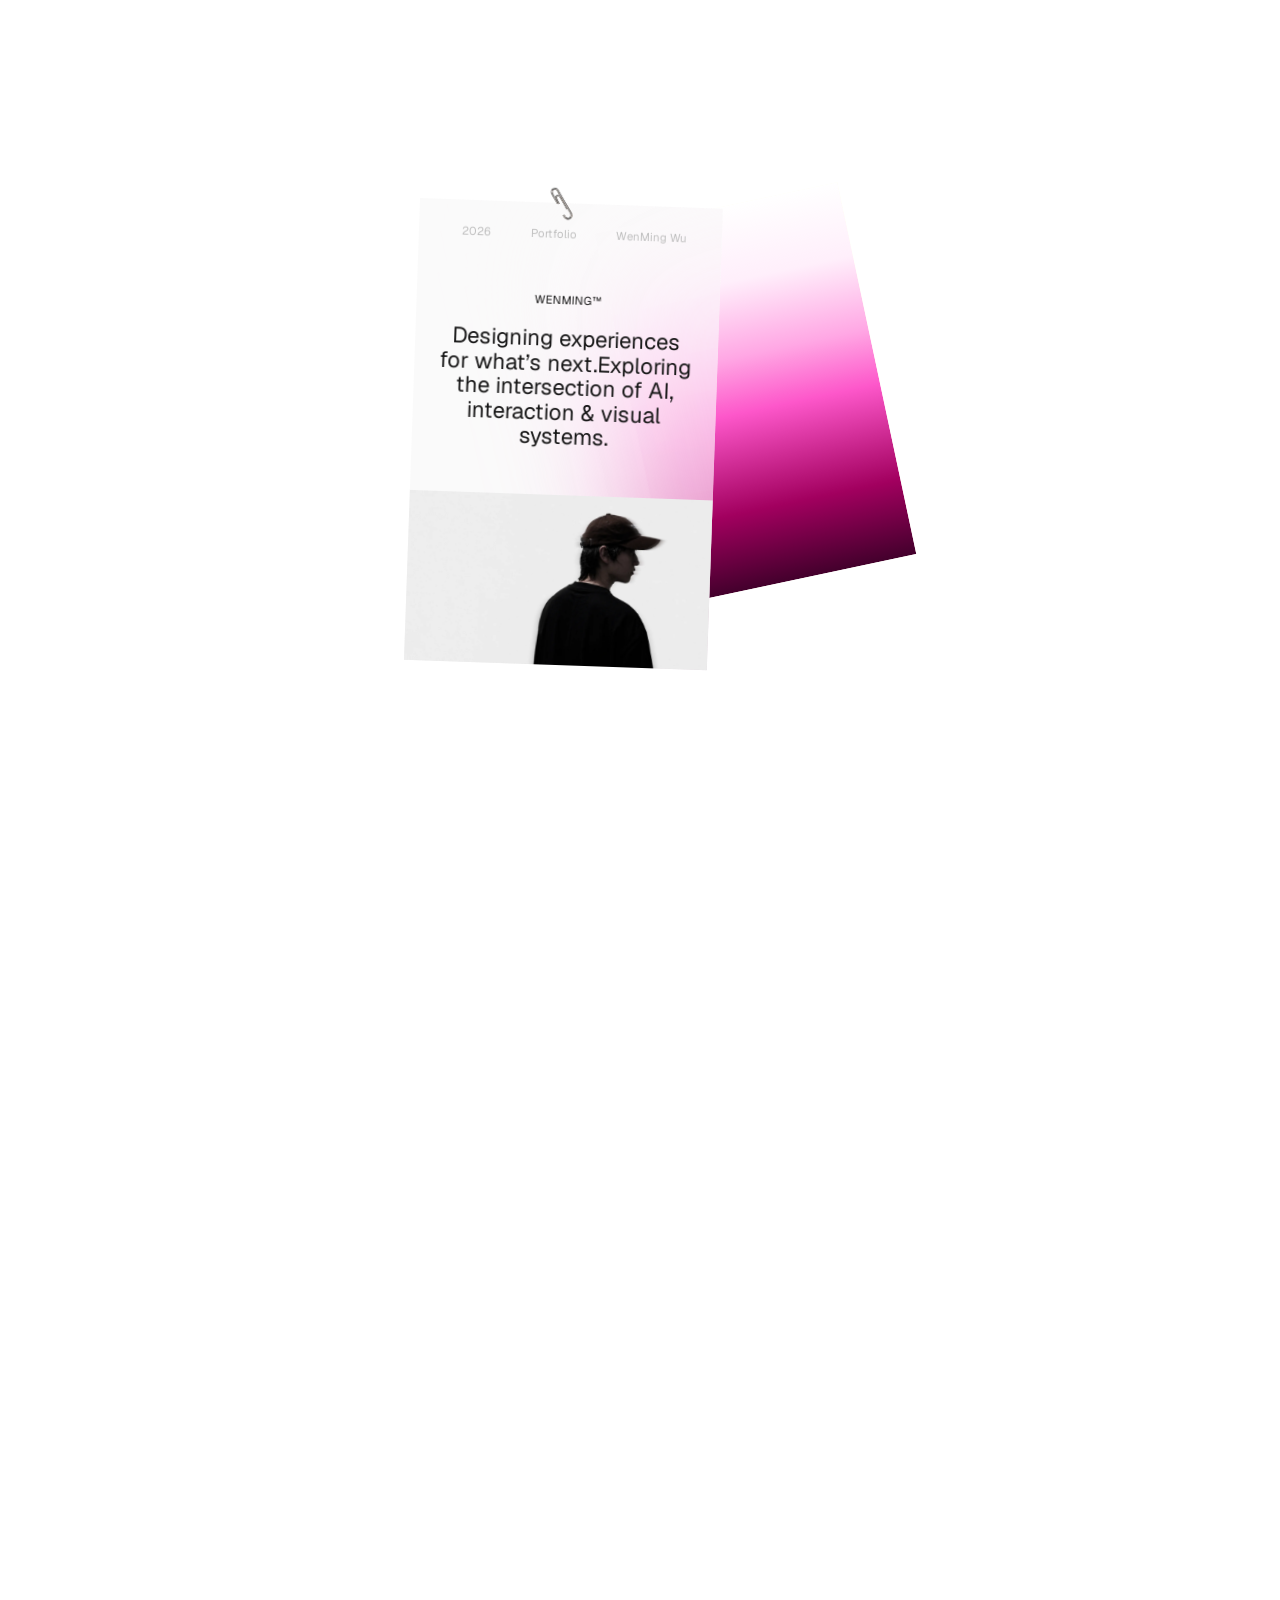
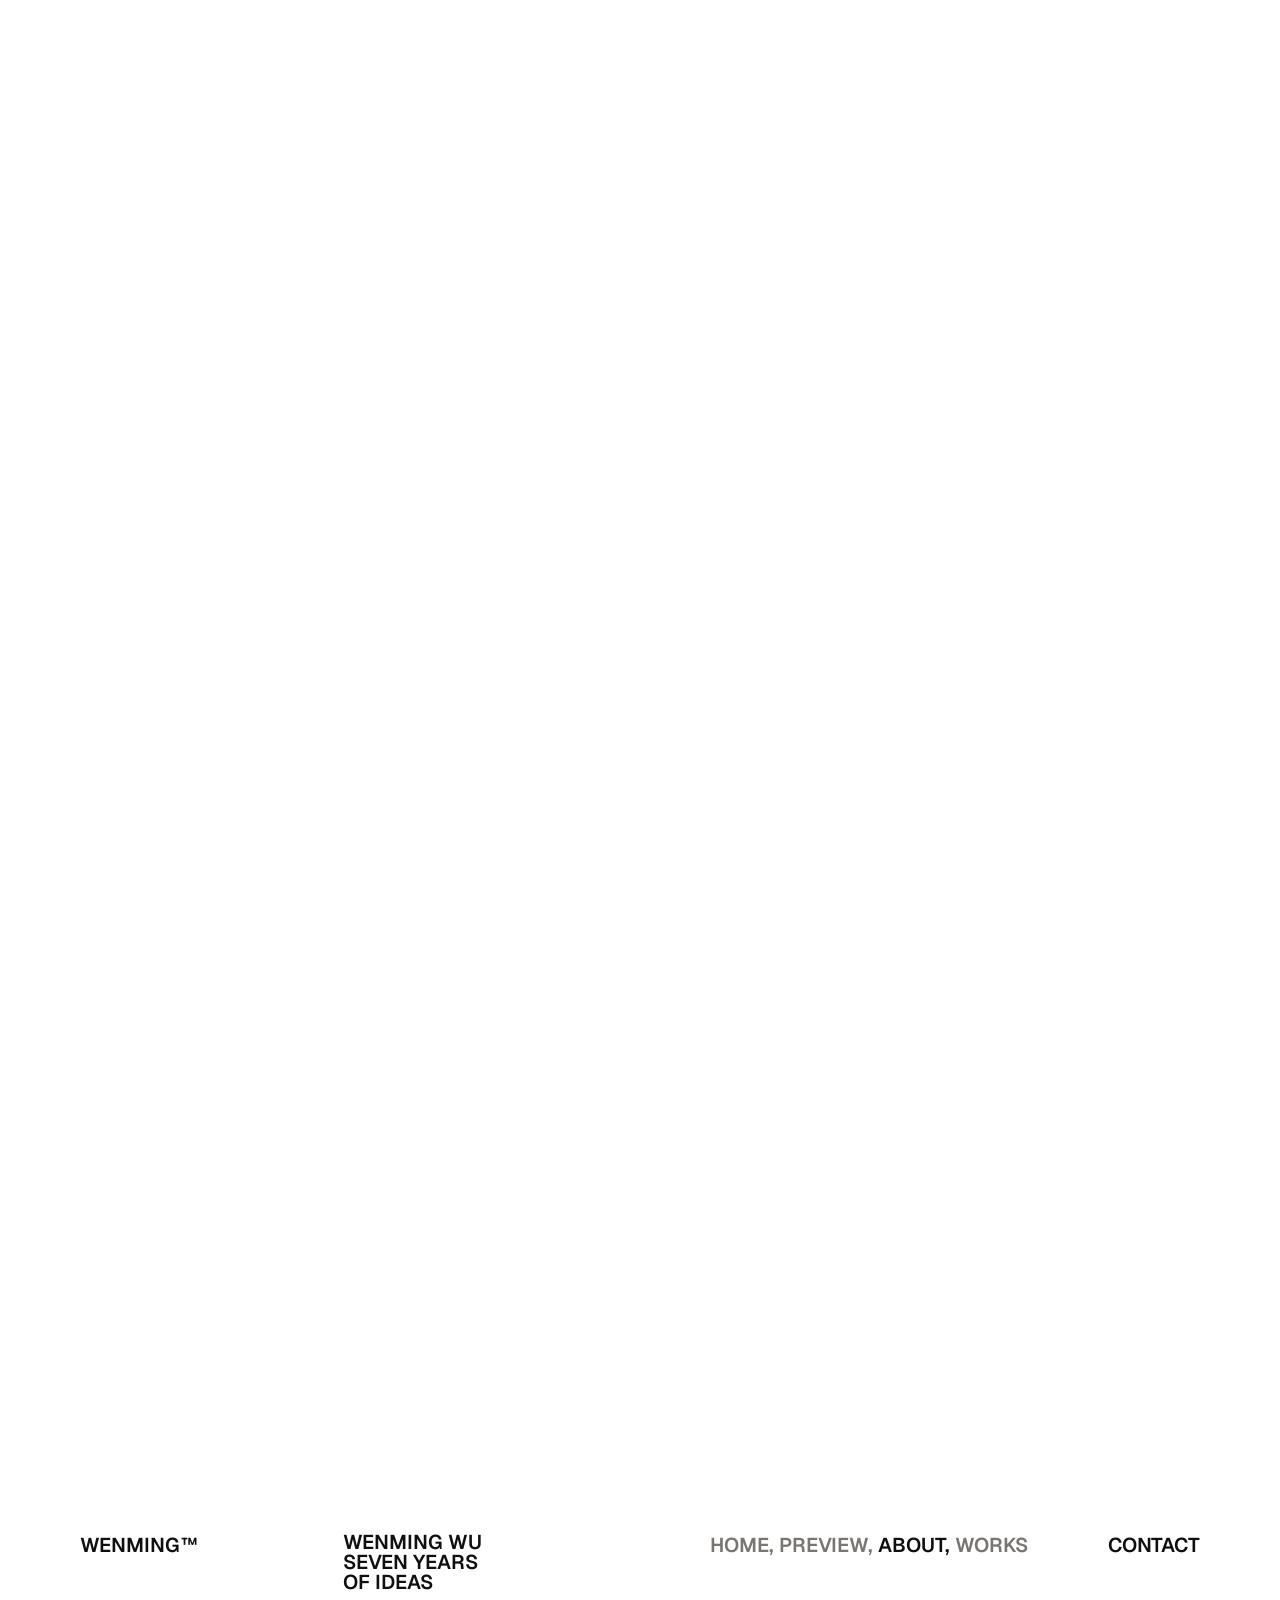
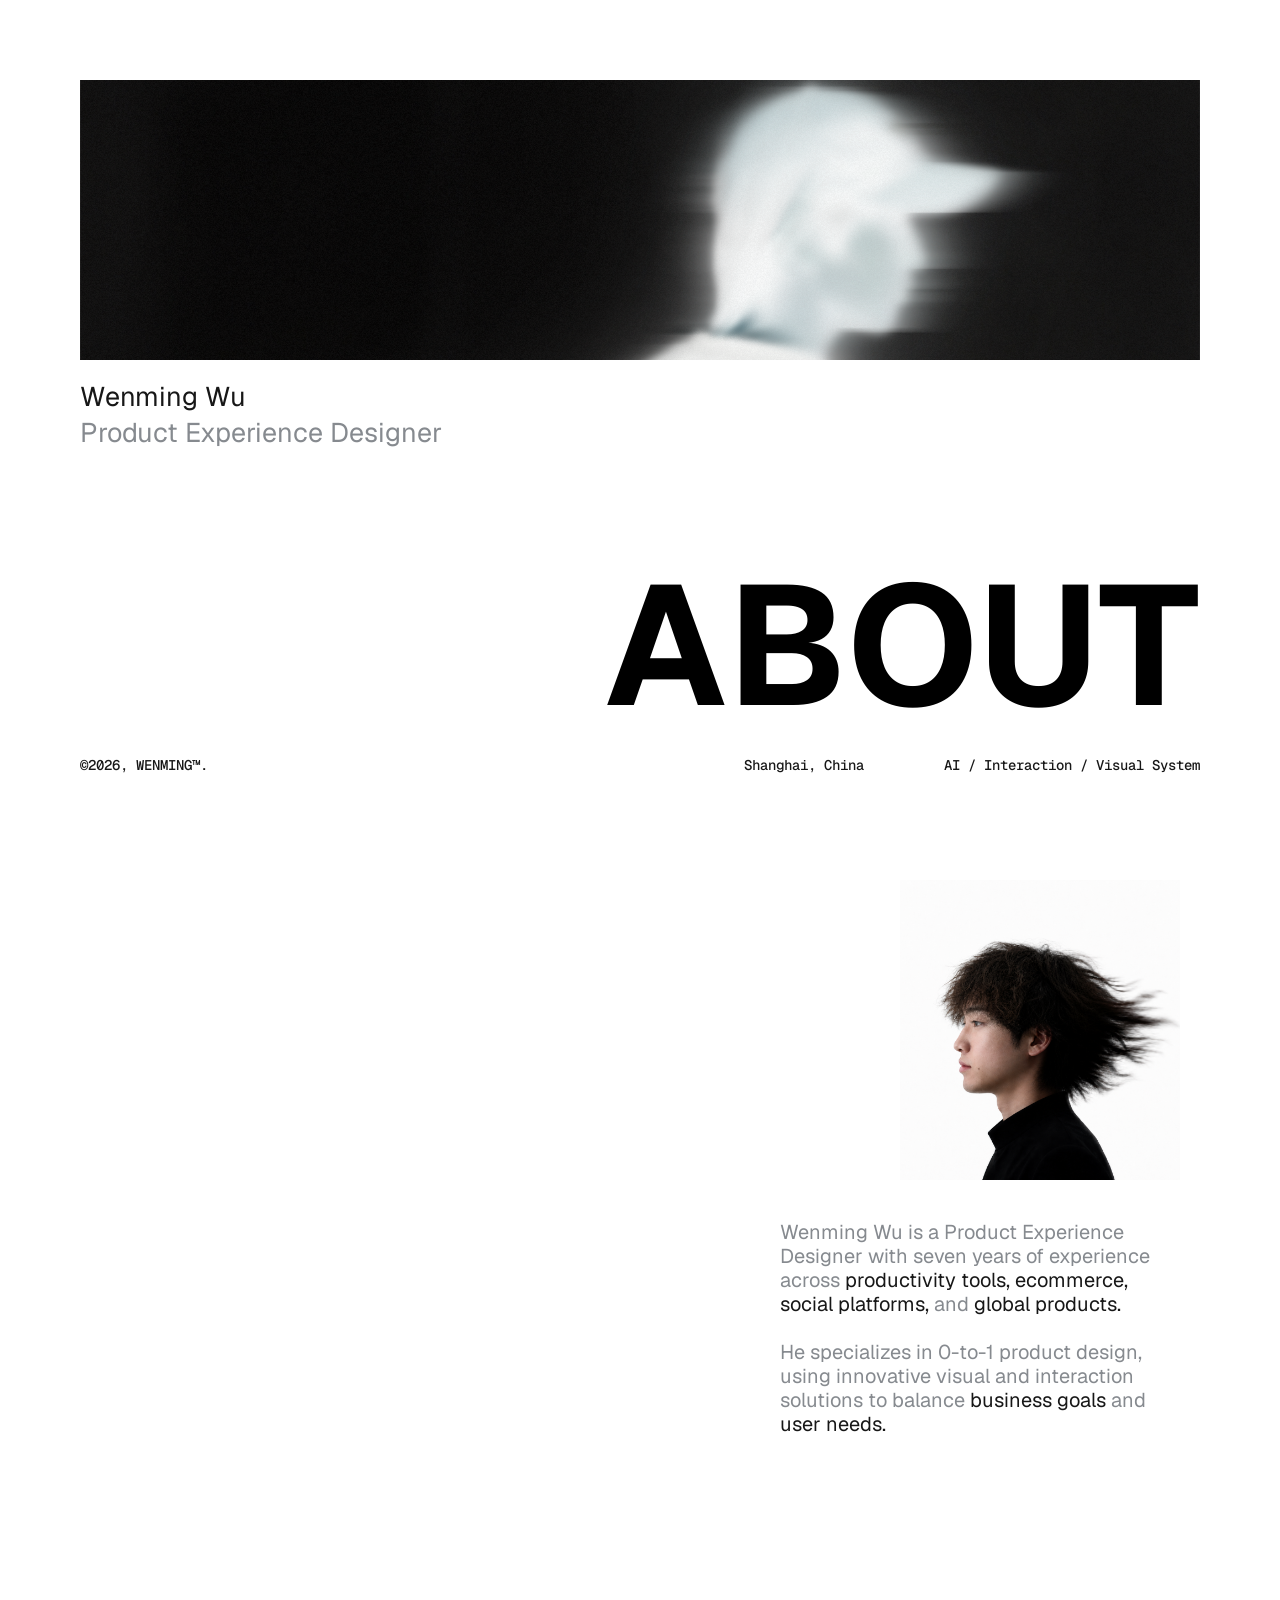
<file: index.html>
<!DOCTYPE html>
<html lang="zh-CN" class="has-story-site">
<head>
  <meta charset="UTF-8">
  <meta name="viewport" content="width=device-width, initial-scale=1.0, viewport-fit=cover">
  <meta name="description" content="Wu Wenming, product experience designer portfolio.">
  <title>Wu Wenming — Product Experience Designer</title>
  <link rel="preload" href="assets/fonts/Geist-Variable.woff2" as="font" type="font/woff2" crossorigin>
  <link rel="preload" href="assets/fonts/GeistMono-Variable.woff2" as="font" type="font/woff2" crossorigin>
  <link rel="preload" href="assets/portfolio-v7/hero-card-image-1600.webp" as="image" type="image/webp">
  <link rel="preload" href="assets/portfolio-v7/paperclip-hd-384.webp" as="image" type="image/webp">
  <link rel="stylesheet" href="assets/portfolio-scroll/scroll-story.css?v=20260911-103000">
  <script>
    if ('scrollRestoration' in history) history.scrollRestoration = 'manual';
    window.scrollTo(0, 0);
  </script>
  <style>
    @font-face {
      font-family: "Geist";
      font-style: normal;
      font-weight: 100 900;
      font-display: swap;
      src: url("assets/fonts/Geist-Variable.woff2") format("woff2");
    }

    @font-face {
      font-family: "Geist Mono";
      font-style: normal;
      font-weight: 100 900;
      font-display: swap;
      src: url("assets/fonts/GeistMono-Variable.woff2") format("woff2");
    }

    :root {
      --ink: #171717;
      --secondary: #868a8f;
      --muted: #c0c0c0;
      --canvas: #ffffff;
      --subtle: #fafafa;
      --nav-glass: rgba(245, 245, 245, 0.82);
      --dark: #111111;
      --info-blue: #e3eff9;
      --page-gutter: 16px;
      --content: 920px;
      --project-detail-content: 1200px;
      --type-title: 27px;
      --type-description: 18px;
      --type-label: 14px;
      --line-title: 34px;
      --line-description: 24px;
      --line-label: 20px;
      --mobile-info-gutter: 48px;
      --ease: cubic-bezier(0.22, 1, 0.36, 1);
      --ease-pop: cubic-bezier(0.34, 1.26, 0.64, 1);
    }

    * {
      box-sizing: border-box;
    }

    html {
      scroll-behavior: smooth;
      overflow-x: hidden;
      overflow-anchor: none;
      background: var(--canvas);
      scrollbar-color: rgba(23, 23, 23, 0.34) transparent;
      scrollbar-width: thin;
    }

    ::-webkit-scrollbar {
      width: 8px;
    }

    ::-webkit-scrollbar-track {
      background: transparent;
    }

    ::-webkit-scrollbar-thumb {
      border: 2px solid transparent;
      border-radius: 999px;
      background: rgba(23, 23, 23, 0.34);
      background-clip: padding-box;
    }

    html.lenis,
    html.lenis body {
      height: auto;
    }

    .lenis.lenis-smooth {
      scroll-behavior: auto !important;
    }

    .lenis.lenis-stopped {
      overflow: clip;
    }

    body {
      margin: 0;
      min-width: 320px;
      overflow-x: hidden;
      color: var(--ink);
      background: var(--canvas);
      font-family: "Geist", "PingFang SC", "Helvetica Neue", Arial, sans-serif;
      text-rendering: optimizeLegibility;
      -webkit-font-smoothing: antialiased;
    }

    body.is-loading {
      overflow: hidden;
    }

    body.is-loading::after {
      position: fixed;
      inset: 0;
      z-index: 1000;
      background: #fff;
      content: "";
    }

    ::selection {
      color: #149bff;
      background: rgba(20, 155, 255, 0.14);
    }

    button,
    a {
      color: inherit;
      font: inherit;
    }

    a {
      text-decoration: none;
    }

    img {
      display: block;
      max-width: 100%;
    }

    h1,
    h2,
    h3,
    p,
    figure {
      margin: 0;
    }

    .sr-only {
      position: absolute;
      width: 1px;
      height: 1px;
      padding: 0;
      overflow: hidden;
      clip: rect(0, 0, 0, 0);
      white-space: nowrap;
      border: 0;
    }

    .skip-link {
      position: fixed;
      top: 10px;
      left: 10px;
      z-index: 100;
      padding: 10px 14px;
      border-radius: 3px;
      color: #fff;
      background: #000;
      transform: translateY(-150%);
      transition: transform 220ms var(--ease);
    }

    .skip-link:focus {
      transform: translateY(0);
    }

    .topbar {
      --profile-width: min(395px, calc(100vw - 24px));
      --profile-avatar-x: -309px;
      --profile-avatar-y: 20.5px;
      --profile-avatar-scale: 1.6842;
      --topbar-closed-height: 45px;
      --topbar-avatar-slot: 46px;
      --topbar-closed-width: calc(100% - var(--topbar-avatar-slot));
      --topbar-panel-closed-shift: -23px;
      --profile-morph-duration: 800ms;
      --profile-morph-ease: cubic-bezier(0.32, 0.72, 0, 1);
      --profile-panel-background: rgba(250, 250, 250, 0.88);
      position: fixed;
      top: 32px;
      left: 50%;
      z-index: 50;
      display: flex;
      gap: 8px;
      align-items: flex-start;
      height: var(--topbar-closed-height);
      transform: translate(-50%, -8px);
      animation: topbar-in 680ms var(--ease) 520ms forwards;
      transition: height var(--profile-morph-duration) var(--profile-morph-ease);
    }

    .topbar::before {
      position: absolute;
      top: 0;
      left: 50%;
      z-index: 0;
      width: var(--topbar-closed-width);
      height: var(--topbar-closed-height);
      border-radius: 12px;
      background: var(--profile-panel-background);
      backdrop-filter: blur(20px) saturate(130%);
      -webkit-backdrop-filter: blur(20px) saturate(130%);
      content: "";
      transform: translateX(calc(-50% + var(--topbar-panel-closed-shift)));
      transform-origin: top center;
      transition:
        width var(--profile-morph-duration) var(--profile-morph-ease),
        height var(--profile-morph-duration) var(--profile-morph-ease),
        border-radius var(--profile-morph-duration) var(--profile-morph-ease),
        transform var(--profile-morph-duration) var(--profile-morph-ease);
      will-change: width, height, border-radius, transform;
    }

    .nav-pill {
      position: relative;
      z-index: 1;
      display: flex;
      gap: 4px;
      align-items: center;
      padding: 2px;
      border-radius: 12px;
      background: transparent;
      transition: opacity 240ms var(--ease), filter 240ms var(--ease);
    }

    @supports not ((backdrop-filter: blur(1px)) or (-webkit-backdrop-filter: blur(1px))) {
      .topbar::before {
        background: rgba(250, 250, 250, 0.96);
      }
    }

    .nav-link {
      display: inline-flex;
      align-items: center;
      justify-content: center;
      min-height: 41px;
      padding: 0 12px;
      border-radius: 10px;
      color: var(--secondary);
      font-size: 14px;
      font-weight: 500;
      text-transform: capitalize;
      transition: color 360ms var(--ease), background 360ms var(--ease), transform 360ms var(--ease);
    }

    .nav-link:focus-visible {
      color: var(--secondary);
      background: #f2f2f2;
      outline: none;
      box-shadow: inset 0 0 0 2px rgba(23, 23, 23, 0.22);
    }

    @media (hover: hover) {
      .nav-link:hover {
        color: var(--secondary);
        background: #f2f2f2;
      }
    }

    .nav-link:active {
      transform: scale(0.96);
    }

    .nav-link.is-active {
      color: var(--ink);
      background: #fff;
    }

    .avatar-pill {
      position: relative;
      z-index: 3;
      display: block;
      flex: none;
      width: 38px;
      height: 38px;
      margin-top: 3.5px;
      padding: 1px;
      overflow: hidden;
      border: 0;
      border-radius: 50%;
      background: #fafafa;
      cursor: pointer;
      transform-origin: top left;
      transition:
        transform var(--profile-morph-duration) var(--profile-morph-ease),
        padding var(--profile-morph-duration) var(--profile-morph-ease),
        background-color var(--profile-morph-duration) var(--profile-morph-ease),
        box-shadow var(--profile-morph-duration) var(--profile-morph-ease);
    }

    .avatar-pill span {
      position: relative;
      display: block;
      width: 100%;
      height: 100%;
      overflow: hidden;
      border-radius: 50%;
    }

    .avatar-pill img {
      position: absolute;
      top: 0;
      left: -65.33%;
      width: 177.68%;
      max-width: none;
      height: 100%;
    }

    .avatar-pill:hover {
      background: #f2f2f2;
    }

    .avatar-pill:focus-visible {
      outline: 2px solid rgba(23, 23, 23, 0.24);
      outline-offset: 2px;
    }

    .profile-card {
      position: absolute;
      top: 0;
      left: 50%;
      z-index: 2;
      width: var(--profile-width);
      height: 380px;
      padding: 104px 24px 24px;
      overflow: hidden;
      color: var(--secondary);
      font-family: "Geist", "PingFang SC", "Helvetica Neue", Helvetica, Arial, sans-serif;
      pointer-events: none;
      opacity: 0;
      filter: blur(8px);
      transform: translateX(-50%);
      transition:
        opacity var(--profile-morph-duration) var(--profile-morph-ease),
        filter var(--profile-morph-duration) var(--profile-morph-ease);
    }

    .profile-kicker,
    .profile-title,
    .profile-meta,
    .profile-actions {
      opacity: 1;
      filter: none;
      transform: none;
      transition: none;
    }

    .profile-kicker {
      margin: 0;
      font-size: 10px;
      font-weight: 500;
      line-height: 12px;
      white-space: nowrap;
    }

    .profile-title {
      margin: 16px 0 0;
      color: var(--secondary);
      font-size: 23.4px;
      font-weight: 500;
      line-height: 30px;
    }

    .profile-title-line {
      display: block;
    }

    .profile-title-line strong {
      color: var(--ink);
      font-weight: 500;
    }

    .profile-meta {
      display: flex;
      align-items: flex-end;
      justify-content: space-between;
      width: 100%;
      margin-top: 16px;
      font-size: 10px;
      font-weight: 400;
      line-height: 12px;
      white-space: nowrap;
    }

    .profile-meta-left {
      display: flex;
      gap: 12px;
      align-items: flex-end;
    }

    .profile-actions {
      position: absolute;
      right: 24px;
      bottom: 24px;
      left: 24px;
      display: grid;
      grid-template-columns: 120px minmax(0, 1fr);
      gap: 8px;
      height: 44px;
    }

    .profile-action {
      display: inline-flex;
      gap: 2px;
      align-items: center;
      justify-content: center;
      height: 44px;
      border-radius: 12px;
      color: var(--secondary);
      background: #fff;
      font-size: 14px;
      font-weight: 400;
      line-height: 21px;
      letter-spacing: 0;
      transition: color 300ms var(--ease), background-color 300ms var(--ease), transform 300ms var(--ease);
    }

    .profile-action img {
      width: 12px;
      height: 12px;
      transition: transform 320ms var(--ease);
    }

    @media (hover: hover) {
      .profile-action:hover {
        color: var(--ink);
        background: #f2f2f2;
      }

      .profile-action:hover img {
        transform: translate(1px, -1px);
      }
    }

    .profile-action:active {
      transform: scale(0.98);
    }

    .topbar.is-profile-open {
      height: 380px;
      transition: height var(--profile-morph-duration) var(--profile-morph-ease);
    }

    .topbar.is-profile-open::before {
      width: var(--profile-width);
      height: 380px;
      border-radius: 16px;
      background: var(--profile-panel-background);
      transform: translateX(-50%);
      transition:
        width var(--profile-morph-duration) var(--profile-morph-ease),
        height var(--profile-morph-duration) var(--profile-morph-ease),
        border-radius var(--profile-morph-duration) var(--profile-morph-ease),
        transform var(--profile-morph-duration) var(--profile-morph-ease);
    }

    .topbar.is-profile-open .nav-pill {
      pointer-events: none;
      opacity: 0;
      filter: blur(9px);
      transform: none;
    }

    .topbar.is-profile-open .avatar-pill {
      padding: 0;
      background: transparent;
      box-shadow: none;
      transform: translate3d(var(--profile-avatar-x), var(--profile-avatar-y), 0) scale(var(--profile-avatar-scale));
      transition:
        transform var(--profile-morph-duration) var(--profile-morph-ease),
        padding var(--profile-morph-duration) var(--profile-morph-ease),
        background-color var(--profile-morph-duration) var(--profile-morph-ease),
        box-shadow var(--profile-morph-duration) var(--profile-morph-ease);
    }

    .topbar.is-profile-open .avatar-pill:focus-visible {
      outline: none;
    }

    .topbar.is-profile-open .profile-card {
      pointer-events: auto;
      opacity: 1;
      filter: blur(0);
    }

    .topbar.is-profile-open .profile-kicker,
    .topbar.is-profile-open .profile-title,
    .topbar.is-profile-open .profile-meta,
    .topbar.is-profile-open .profile-actions {
      opacity: 1;
      filter: none;
      transform: none;
      transition-delay: 0ms;
    }

    .hero {
      position: relative;
      min-height: max(100svh, 680px);
      overflow: hidden;
      background: var(--canvas);
    }

    .hero-flash {
      position: absolute;
      top: 15.625%;
      left: 50%;
      width: min(1251px, calc(100% - 40px), 122.168svh);
      aspect-ratio: 1251 / 704;
      overflow: hidden;
      background: #f5f5f5;
      transform: translateX(-50%);
    }

    .hero-flash-frame {
      position: absolute;
      inset: 0;
      width: 100%;
      height: 100%;
      object-fit: cover;
      opacity: 0;
      visibility: hidden;
    }

    .hero-flash-frame.is-active {
      opacity: 1;
      visibility: visible;
    }

    .hero-meta {
      position: absolute;
      top: 50%;
      left: 50%;
      display: flex;
      align-items: center;
      justify-content: space-between;
      width: min(1100px, calc(100% - 80px), 107.422svh);
      color: #171717;
      font-size: 14px;
      font-weight: 600;
      line-height: normal;
      text-transform: capitalize;
      transform: translate(-50%, -50%);
      pointer-events: none;
    }

    .hero-meta-left {
      display: flex;
      gap: 100px;
      align-items: center;
    }

    .hero-meta-marker {
      width: 12px;
      height: 12px;
      background: #111;
    }

    .hero-meta-name {
      position: relative;
      text-transform: uppercase;
    }

    .hero-meta-name::before {
      content: "@";
      position: absolute;
      right: calc(100% + 2px);
    }

    .hero-statement {
      position: absolute;
      bottom: 5.47%;
      left: 50%;
      width: min(520px, calc(100% - 40px));
      color: #c0c0c0;
      font-size: 18px;
      font-weight: 500;
      line-height: 30px;
      text-align: center;
      transform: translateX(-50%);
    }

    .hero-statement {
      opacity: 0;
      filter: blur(8px);
      transform: translate(-50%, 12px);
      animation: statement-in 720ms var(--ease) 520ms forwards;
    }

    .about {
      position: relative;
      min-height: max(100svh, 900px);
      color: #fff;
      background:
        linear-gradient(180deg, #000 0%, #000 9%, #03101d 22%, #0e3b70 44%, #2367ad 65%, #74a9dd 82%, #e3eff9 100%);
    }

    .about-inner {
      position: relative;
      width: min(var(--content), calc(100% - 40px));
      min-height: max(100svh, 900px);
      margin: 0 auto;
      padding: clamp(92px, 11.523svh, 118px) 0;
    }

    .about-grid {
      display: grid;
      grid-template-columns: minmax(0, 390px) minmax(0, 390px);
      gap: 140px;
    }

    .about-identity {
      position: relative;
      display: flex;
      flex-direction: column;
      gap: 2px;
    }

    .about-identity h2,
    .experience-title,
    .skills-title {
      color: #fff;
      font-size: 18px;
      font-weight: 600;
      line-height: 27px;
    }

    .about-identity h2 {
      text-transform: uppercase;
    }

    .about-identity h2::before {
      content: "@";
      position: absolute;
      right: calc(100% + 4px);
    }

    .about-identity p {
      color: rgba(255, 255, 255, 0.7);
      font-size: 14px;
      font-weight: 500;
      line-height: 21px;
    }

    .about-copy {
      width: 390px;
      margin-top: 80px;
      color: #fff;
      font-size: 18px;
      font-weight: 500;
      line-height: 27px;
      text-transform: capitalize;
    }

    .about-emphasis {
      text-decoration: underline;
      text-decoration-thickness: 1px;
      text-underline-offset: 2px;
    }

    .logo-marquee {
      position: absolute;
      bottom: clamp(92px, 11.523svh, 118px);
      left: -20px;
      width: calc(100% + 40px);
      height: 40px;
      overflow: hidden;
      mask-image: linear-gradient(90deg, transparent, #000 9%, #000 91%, transparent);
      -webkit-mask-image: linear-gradient(90deg, transparent, #000 9%, #000 91%, transparent);
    }

    .logo-track {
      display: flex;
      width: max-content;
      height: 40px;
      opacity: 0.6;
      transform: translateZ(0);
      will-change: transform;
      animation: marquee 22s linear infinite;
    }

    .logo-set {
      display: flex;
      flex: none;
      gap: 80px;
      align-items: center;
      padding-right: 80px;
    }

    .marquee-logo {
      display: flex;
      flex: none;
      align-items: center;
      justify-content: center;
      height: 40px;
    }

    .marquee-logo img {
      flex: none;
      object-fit: contain;
    }

    .marquee-logo--bytedance {
      width: 145px;
    }

    .marquee-logo--bytedance img {
      width: 145px;
      height: 28px;
    }

    .marquee-logo--capcut {
      width: 100px;
    }

    .marquee-logo--capcut img {
      width: 100px;
      height: 19px;
    }

    .marquee-logo--dreamina {
      gap: 5px;
      width: 96px;
    }

    .marquee-logo--dreamina .logo-mark {
      width: 22px;
      height: 22px;
    }

    .marquee-logo--dreamina .logo-word {
      width: 58px;
      height: 14px;
    }

    .marquee-logo--feishu {
      position: relative;
      width: 67px;
    }

    .marquee-logo--feishu .logo-mark {
      position: absolute;
      top: 50%;
      left: 0;
      width: 25.45px;
      height: 19.43px;
      transform: translateY(-50%);
    }

    .feishu-word-crop {
      position: absolute;
      top: 50%;
      left: 29.75px;
      width: 36.75px;
      height: 21px;
      overflow: hidden;
      transform: translateY(-50%);
    }

    .marquee-logo--feishu .logo-word-source {
      position: absolute;
      top: -3.32px;
      left: -35.88px;
      width: 74.08px;
      max-width: none;
      height: 27.64px;
    }

    .marquee-logo--poizon {
      width: 68px;
    }

    .marquee-logo--poizon img {
      width: 62px;
      height: 24px;
    }

    .experience {
      min-width: 0;
    }

    .experience-list {
      display: flex;
      flex-direction: column;
      gap: 40px;
      margin-top: 40px;
    }

    .experience-row {
      display: grid;
      grid-template-columns: 70px minmax(0, 1fr);
      gap: 60px;
      align-items: start;
      min-height: 84px;
    }

    .experience-date {
      color: rgba(255, 255, 255, 0.6);
      font-size: 12px;
      font-weight: 600;
      line-height: 24px;
      white-space: nowrap;
    }

    .experience-detail {
      min-width: 0;
    }

    .company-line {
      display: flex;
      gap: 12px;
      align-items: center;
      color: #fff;
      font-size: 14px;
      font-weight: 500;
      line-height: 24px;
      white-space: nowrap;
    }

    .company-line > span:first-child {
      font-family: "Geist", "PingFang SC", sans-serif;
    }

    .company-line .divider {
      width: 1px;
      height: 12px;
      background: currentColor;
      opacity: 0.58;
    }

    .company-period {
      color: rgba(255, 255, 255, 0.7);
      font-size: 14px;
      font-weight: 500;
      line-height: 24px;
      white-space: nowrap;
    }

    .company-logo {
      display: flex;
      align-items: center;
      justify-content: flex-start;
      width: 108px;
      height: 20px;
      margin-top: 16px;
      opacity: 0.4;
    }

    .company-logo img {
      width: auto;
      max-width: 100%;
      max-height: 30px;
      object-fit: contain;
    }

    .company-logo--poizon img {
      width: 50px;
      height: 20px;
    }

    .company-logo--bytedance img {
      width: 102px;
      height: 20px;
    }

    .skills {
      display: flex;
      gap: 24px;
      align-items: start;
      justify-content: space-between;
      margin-top: 80px;
    }

    .skills-list {
      width: 208px;
      color: transparent;
      background: linear-gradient(180deg, #fff 20%, rgba(255, 255, 255, 0.1) 100%);
      background-clip: text;
      -webkit-background-clip: text;
      font-size: 18px;
      font-weight: 600;
      line-height: 27px;
      text-align: right;
    }

    .gallery {
      width: 100%;
      padding: 16px;
      background: var(--canvas);
    }

    .gallery-feature,
    .gallery-item {
      position: relative;
      overflow: hidden;
      border-radius: 2px;
      background: #fafaf9;
    }

    .gallery-feature {
      width: 100%;
      aspect-ratio: 1408 / 1072;
    }

    .gallery-feature img,
    .gallery-item img {
      width: 100%;
      height: 100%;
      object-fit: cover;
    }

    .gallery-grid {
      display: grid;
      grid-template-columns: minmax(0, 1fr) minmax(0, 1fr);
      gap: 16px;
      margin-top: 16px;
    }

    .gallery-column {
      display: flex;
      flex-direction: column;
      gap: 16px;
      min-width: 0;
    }

    .ratio-portrait { aspect-ratio: 696 / 1044; }
    .ratio-landscape { aspect-ratio: 696 / 522; }
    .ratio-square { aspect-ratio: 696 / 695; }
    .ratio-wide { aspect-ratio: 696 / 460; }
    .ratio-short { aspect-ratio: 696 / 450; }
    .ratio-tall { aspect-ratio: 696 / 647; }

    .works {
      overflow: hidden;
      padding: 240px 20px 160px;
      background: var(--canvas);
    }

    .works-inner {
      width: min(var(--content), 100%);
      margin: 0 auto;
    }

    .works-intro {
      display: flex;
      flex-direction: column;
      gap: 8px;
      width: 592px;
      max-width: 100%;
    }

    .works-intro h2,
    .works-intro p {
      font-family: "Geist", "PingFang SC", "Helvetica Neue", Arial, sans-serif;
      font-size: 27px;
      line-height: 40px;
    }

    .works-intro h2 {
      font-weight: 500;
    }

    .works-intro p {
      color: var(--secondary);
      font-weight: 400;
    }

    .works-marquee {
      width: calc(50vw + min(var(--content), calc(100vw - 40px)) / 2);
      margin-top: 60px;
      overflow: visible;
    }

    .works-track {
      display: flex;
      width: max-content;
      transform: translate3d(0, 0, 0);
      will-change: transform;
    }

    .works-set {
      display: flex;
      flex: none;
      gap: 6px;
    }

    .work-card {
      display: flex;
      flex: 0 0 min(700px, calc(100vw - 40px));
      flex-direction: column;
      gap: 12px;
      min-width: 0;
      cursor: pointer;
    }

    .work-cover {
      position: relative;
      aspect-ratio: 700 / 420;
      overflow: hidden;
      border-radius: 2px;
      background: var(--subtle);
    }

    .work-cover img {
      width: 100%;
      height: 100%;
      object-fit: cover;
    }

    .work-copy {
      display: flex;
      flex-direction: column;
      gap: 0;
      margin-top: 0;
      font-size: 14px;
      line-height: normal;
      letter-spacing: 0.5px;
    }

    .work-copy h3 {
      font-family: "Geist", "PingFang SC", -apple-system, BlinkMacSystemFont, "SF Pro Text", sans-serif;
      font-size: inherit;
      font-weight: 500;
    }

    .work-copy p {
      overflow: hidden;
      color: var(--secondary);
      font-family: "Geist", "PingFang SC", Arial, sans-serif;
      font-weight: 500;
      margin-top: 4px;
      text-overflow: ellipsis;
      white-space: nowrap;
    }

    .work-explore-row {
      display: flex;
      align-items: center;
      min-height: 31px;
      margin-top: 16px;
      visibility: hidden;
      opacity: 0;
      filter: blur(5px);
      transform: translateY(8px);
      transition: visibility 0s linear 360ms, opacity 360ms var(--ease), filter 360ms var(--ease), transform 460ms var(--ease);
    }

    .work-card:hover .work-explore-row,
    .work-card:focus-within .work-explore-row {
      visibility: visible;
      opacity: 1;
      filter: blur(0);
      transform: translateY(0);
      transition-delay: 0s;
    }

    .work-explore {
      display: inline-flex;
      gap: 6px;
      align-items: center;
      justify-content: center;
      padding: 8px 12px;
      border: 0.5px solid rgba(0, 0, 0, 0.1);
      border-radius: 8px;
      color: var(--ink);
      background: #fff;
      font-family: "Geist", "PingFang SC", Arial, sans-serif;
      font-size: 12px;
      font-weight: 600;
      line-height: normal;
      letter-spacing: 0;
      text-transform: capitalize;
      cursor: pointer;
      appearance: none;
      transition: color 320ms var(--ease), background-color 320ms var(--ease), transform 320ms var(--ease);
      -webkit-tap-highlight-color: transparent;
    }

    .work-explore:hover {
      background: #f2f2f2;
    }

    .work-explore:active {
      transform: scale(0.97);
    }

    .work-explore:focus-visible {
      outline: 2px solid #149bff;
      outline-offset: 3px;
    }

    .work-explore img {
      width: 10px;
      height: 10px;
    }

    .works-controls {
      display: flex;
      gap: 20px;
      align-items: center;
      justify-content: flex-end;
      width: 100%;
      margin-top: 60px;
    }

    .works-nav-button {
      display: inline-flex;
      align-items: center;
      justify-content: center;
      width: 40px;
      height: 40px;
      padding: 12px;
      border: 0.5px solid rgba(0, 0, 0, 0.1);
      border-radius: 50%;
      background: #fff;
      cursor: pointer;
      appearance: none;
      transition: background-color 320ms var(--ease), transform 420ms var(--ease);
      -webkit-tap-highlight-color: transparent;
    }

    .works-nav-button--next {
      background: var(--subtle);
    }

    .works-nav-button img {
      width: 16px;
      height: 16px;
      transition: transform 420ms var(--ease);
    }

    .works-nav-button--previous img {
      transform: rotate(180deg);
    }

    .works-nav-button:hover {
      background: #f2f2f2;
    }

    .works-nav-button--previous:hover img {
      transform: translateX(-2px) rotate(180deg);
    }

    .works-nav-button--next:hover img {
      transform: translateX(2px);
    }

    .works-nav-button:active {
      transform: scale(0.94);
      transition-duration: 120ms;
    }

    .works-nav-button:focus-visible {
      outline: 2px solid #149bff;
      outline-offset: 3px;
    }

    body.project-detail-open {
      overflow: hidden;
    }

    .project-detail {
      position: fixed;
      inset: 0;
      z-index: 90;
      visibility: hidden;
      overflow: hidden;
      opacity: 0;
      pointer-events: none;
      background: #fff;
      backdrop-filter: none;
      -webkit-backdrop-filter: none;
      transition: opacity 420ms var(--ease), visibility 0s linear 420ms;
    }

    .project-detail.is-open {
      visibility: visible;
      opacity: 1;
      pointer-events: auto;
      transition: opacity 520ms var(--ease), visibility 0s;
    }

    @supports not ((backdrop-filter: blur(1px)) or (-webkit-backdrop-filter: blur(1px))) {
      .project-detail {
        background: #fff;
      }
    }

    .project-detail-scroll {
      position: absolute;
      inset: 0;
      overflow-x: hidden;
      overflow-y: auto;
      overscroll-behavior: contain;
      scrollbar-color: rgba(23, 23, 23, 0.24) transparent;
      scrollbar-width: thin;
    }

    .project-detail-scroll:focus {
      outline: none;
    }

    .project-detail-close {
      position: fixed;
      top: 40px;
      right: 40px;
      z-index: 2;
      display: inline-flex;
      align-items: center;
      justify-content: center;
      width: 40px;
      height: 40px;
      padding: 10px;
      border: 0.417px solid rgba(0, 0, 0, 0.1);
      border-radius: 50%;
      background: var(--subtle);
      cursor: pointer;
      appearance: none;
      opacity: 0;
      filter: blur(8px);
      transform: scale(0.92);
      transition: color 320ms var(--ease), background-color 320ms var(--ease), opacity 500ms var(--ease), filter 500ms var(--ease), transform 500ms var(--ease);
      -webkit-tap-highlight-color: transparent;
    }

    .project-detail.is-open .project-detail-close {
      opacity: 1;
      filter: blur(0);
      transform: scale(1);
      transition-delay: 200ms, 0ms, 320ms, 320ms, 320ms;
    }

    .project-detail-close:hover {
      background: #f2f2f2;
    }

    .project-detail-close:active {
      transform: scale(0.94);
      transition-duration: 120ms;
    }

    .project-detail-close:focus-visible {
      outline: none;
    }

    .project-detail-close img {
      width: 20px;
      height: 20px;
      transform: rotate(45deg);
    }

    .project-detail-header {
      display: flex;
      flex-direction: column;
      gap: 16px;
      align-items: center;
      justify-content: center;
      width: min(403px, calc(100% - 96px));
      margin: 80px auto 0;
      text-align: center;
      letter-spacing: 0.5px;
    }

    .project-detail-year,
    .project-detail-name,
    .project-detail-title {
      opacity: 0;
      filter: blur(10px);
      transform: translateY(10px);
    }

    .project-detail-title {
      color: var(--ink);
      font-family: "Geist", "PingFang SC", Arial, sans-serif;
      font-size: var(--type-title);
      font-weight: 500;
      line-height: normal;
    }

    .project-detail-year,
    .project-detail-name {
      color: var(--secondary);
      font-family: "Geist", "PingFang SC", -apple-system, BlinkMacSystemFont, "SF Pro Text", sans-serif;
      font-size: var(--type-label);
      font-weight: 500;
      line-height: normal;
    }

    .project-detail.is-open .project-detail-title,
    .project-detail.is-open .project-detail-year,
    .project-detail.is-open .project-detail-name {
      opacity: 1;
      filter: blur(0);
      transform: translateY(0);
      transition: opacity 600ms var(--ease), filter 600ms var(--ease), transform 700ms var(--ease);
    }

    .project-detail.is-open .project-detail-title {
      transition-delay: 120ms;
    }

    .project-detail.is-open .project-detail-year {
      transition-delay: 220ms;
    }

    .project-detail.is-open .project-detail-name {
      transition-delay: 320ms;
    }

    .project-detail-gallery {
      width: min(var(--project-detail-content), calc(100% - 40px));
      margin: 80px auto 120px;
      opacity: 0;
      filter: blur(10px);
      transform: translateY(72px);
    }

    .project-detail.is-open .project-detail-gallery {
      opacity: 1;
      filter: blur(0);
      transform: translateY(0);
      transition: opacity 800ms var(--ease) 260ms, filter 800ms var(--ease) 260ms, transform 900ms var(--ease) 260ms;
    }

    .project-detail-media {
      position: relative;
      width: 100%;
      overflow: hidden;
      background: #fafafa;
    }

    .project-detail-media img {
      display: block;
      width: 100%;
      height: 100%;
      object-fit: cover;
      opacity: 0;
    }

    .project-detail-media.is-loaded img {
      opacity: 1;
    }

    .project-detail-media.is-loaded {
      background: transparent;
    }

    .project-detail-media.is-error::after {
      position: absolute;
      inset: 0;
      display: grid;
      place-items: center;
      color: var(--secondary);
      font-size: 12px;
      content: "Image unavailable";
    }

    .reveal {
      opacity: 0;
      filter: blur(9px);
      transform: translateY(24px);
      transition: opacity 680ms var(--ease), filter 680ms var(--ease), transform 680ms var(--ease);
      transition-delay: var(--reveal-delay, 0ms);
    }

    .reveal.is-visible {
      opacity: 1;
      filter: blur(0);
      transform: translateY(0);
    }

    @keyframes mask-rise {
      to { transform: translateY(0); }
    }

    @keyframes statement-in {
      to { opacity: 1; filter: blur(0); transform: translate(-50%, 0); }
    }

    @keyframes topbar-in {
      to { transform: translate(-50%, 0); }
    }

    @keyframes marquee {
      to { transform: translateX(-50%); }
    }

    @media (max-width: 900px) {
      .topbar {
        top: 16px;
        max-width: calc(100% - 24px);
      }

      .nav-link {
        padding: 0 11px;
        font-size: 12px;
      }

      .hero-meta {
        width: min(86%, calc(100% - 64px));
        font-size: 12px;
      }

      .hero-meta-left {
        gap: clamp(32px, 9vw, 80px);
      }

      .about {
        min-height: 0;
      }

      .about-inner {
        width: calc(100% - 40px);
        min-height: 0;
        padding: 120px 0;
      }

      .about-grid {
        grid-template-columns: 1fr;
        gap: 100px;
      }

      .about-copy {
        width: min(390px, 100%);
      }

      .skills {
        width: min(390px, 100%);
      }

      .logo-marquee {
        position: relative;
        bottom: auto;
        left: -20px;
        margin-top: 100px;
      }

      .experience-list {
        width: min(390px, 100%);
      }

      .works {
        padding-top: 160px;
      }
    }

    @media (max-width: 640px) {
      .topbar {
        --topbar-closed-height: 42px;
        --topbar-avatar-slot: 44px;
      }

      .nav-pill {
        gap: 1px;
      }

      .nav-link {
        min-height: 38px;
        padding: 0 8px;
        font-size: 11px;
      }

      .avatar-pill {
        width: 36px;
        height: 36px;
        margin-top: 3px;
      }

      .avatar-pill span {
        width: 100%;
        height: 100%;
      }

      .profile-title {
        font-size: clamp(20px, 3.65vw, 23.4px);
        line-height: clamp(27px, 4.69vw, 30px);
      }

      .profile-actions {
        grid-template-columns: minmax(104px, 120px) minmax(0, 1fr);
      }

      .hero-flash {
        top: 18%;
        width: calc(100% - 24px);
      }

      .hero-meta {
        top: 50%;
        width: calc(100% - 40px);
        font-size: 10px;
      }

      .hero-meta-left {
        gap: 20px;
      }

      .hero-meta-marker {
        width: 8px;
        height: 8px;
      }

      .hero-statement {
        width: calc(100% - 40px);
        font-size: 16px;
        line-height: 24px;
      }

      .experience-row {
        grid-template-columns: 72px minmax(0, 1fr);
        gap: 20px;
      }

      .company-line {
        flex-wrap: wrap;
        gap: 4px 8px;
        font-size: 13px;
        line-height: 20px;
        white-space: normal;
      }

      .company-line .divider {
        margin-top: 4px;
      }

      .company-period {
        font-size: 13px;
        line-height: 20px;
        white-space: normal;
      }

      .company-logo {
        margin-top: 10px;
      }

      .logo-set {
        gap: 48px;
        padding-right: 48px;
      }

      .gallery {
        padding: 16px;
      }

      .gallery-grid {
        grid-template-columns: 1fr;
        gap: 16px;
        margin-top: 16px;
      }

      .gallery-column {
        gap: 16px;
      }

      .works {
        padding: 120px 20px 100px;
      }

      .works-intro h2,
      .works-intro p {
        font-size: 24px;
        line-height: 34px;
      }

      .works-marquee {
        margin-top: 60px;
      }

      .works-set {
        gap: 6px;
      }

      .work-copy {
        font-size: 14px;
        line-height: normal;
      }

      .works-controls {
        margin-top: 40px;
      }

      .project-detail-close {
        top: 16px;
        right: 16px;
        width: 40px;
        height: 40px;
        padding: 10px;
      }

      .project-detail-header {
        width: calc(100% - 88px);
        margin-top: 88px;
      }

      .project-detail-title {
        font-size: 24px;
        line-height: 32px;
      }

      .project-detail-year,
      .project-detail-name {
        font-size: 14px;
      }

      .project-detail-gallery {
        width: calc(100% - 40px);
        margin-top: 64px;
        margin-bottom: 80px;
      }
    }

    @media (hover: none) {
      .work-explore-row {
        visibility: visible;
        opacity: 1;
        filter: blur(0);
        transform: none;
      }
    }

    @media (max-width: 360px) {
      .nav-link {
        padding: 0 6px;
        font-size: 10px;
      }
    }

    /* PortfolioPageFrame1 - latest Figma layout */
    body {
      font-family: "Geist", "PingFang SC", "Helvetica Neue", Helvetica, Arial, sans-serif;
    }

    .topbar {
      --topbar-closed-height: 49px;
      --topbar-avatar-slot: 54px;
      --topbar-panel-closed-shift: -27px;
      gap: 12px;
    }

    .topbar::before,
    .nav-pill {
      border-radius: 12px;
    }

    .nav-pill {
      gap: 4px;
      padding: 2px;
    }

    .nav-link {
      min-height: 45px;
      padding: 0 12px;
      font-family: "Geist", "PingFang SC", "Helvetica Neue", Helvetica, Arial, sans-serif;
      font-size: 14px;
      font-weight: 400;
    }

    .avatar-pill {
      width: 42px;
      height: 42px;
      margin-top: 3.5px;
    }

    .hero {
      height: max(100svh, 720px);
      min-height: 720px;
      background: #f7f8f8 url("assets/portfolio-v4/hero-bg.png") center / cover no-repeat;
    }

    .hero-flash {
      top: 50%;
      width: min(920px, calc(100vw - 40px), calc((100svh - 180px) * 1.776));
      aspect-ratio: 920 / 518;
      border-radius: 0;
      background: #edf0ef;
      transform: translate(-50%, -50%);
    }

    .hero-meta {
      top: 50%;
      width: min(1100px, calc(100% - 80px));
      font-family: "Geist", "PingFang SC", "Helvetica Neue", Helvetica, Arial, sans-serif;
      font-size: 16px;
      font-weight: 500;
      line-height: 21px;
      letter-spacing: -0.4px;
      text-transform: uppercase;
    }

    .hero-meta-left {
      gap: 100px;
    }

    .hero-meta-name {
      text-transform: uppercase;
    }

    .hero-meta-name::before {
      right: calc(100% + 2px);
      font-family: "Geist", "PingFang SC", Arial, sans-serif;
      font-size: 14px;
      font-weight: 600;
    }

    .hero-logo-row {
      position: absolute;
      bottom: 50px;
      left: 50%;
      width: min(640px, calc(100% - 40px));
      height: 40px;
      overflow: hidden;
      opacity: 0.1;
      transform: translateX(-50%);
      mask-image: linear-gradient(90deg, transparent 0, #000 20%, #000 80%, transparent 100%);
      -webkit-mask-image: linear-gradient(90deg, transparent 0, #000 20%, #000 80%, transparent 100%);
    }

    .hero-logo-track {
      display: flex;
      width: max-content;
      height: 40px;
      transform: translate3d(-50%, 0, 0);
      will-change: transform;
      animation: hero-logo-marquee 32s linear infinite;
    }

    .hero-logo-set {
      display: flex;
      flex: none;
      gap: 60px;
      align-items: center;
      height: 40px;
      padding-right: 60px;
    }

    .hero-logo-row img {
      flex: none;
      height: 40px;
      object-fit: contain;
    }

    .hero-logo-row img:nth-child(1) { width: 145px; }
    .hero-logo-row img:nth-child(2) { width: 97.344px; }
    .hero-logo-row img:nth-child(3) { width: 91.429px; }
    .hero-logo-row img:nth-child(4) { width: 66.5px; }
    .hero-logo-row img:nth-child(5) { width: 68px; }

    @keyframes hero-logo-marquee {
      to { transform: translate3d(0, 0, 0); }
    }

    .about {
      height: max(100svh, 720px);
      min-height: 720px;
      background: linear-gradient(
        180deg,
        rgb(233, 244, 247) 0%,
        rgb(128, 180, 233) 20%,
        rgb(29, 98, 173) 40%,
        rgb(9, 52, 99) 60%,
        rgb(3, 3, 3) 80%,
        rgb(4, 4, 4) 100%
      );
    }

    .about-inner {
      display: flex;
      align-items: center;
      width: min(920px, calc(100% - 40px));
      height: 100%;
      min-height: 0;
      padding: 0;
    }

    .about-grid {
      grid-template-columns: minmax(0, 409px) minmax(0, 371px);
      gap: 140px;
      width: 100%;
    }

    .about-profile {
      display: flex;
      flex-direction: column;
      min-width: 0;
    }

    .about-identity {
      gap: 0;
    }

    .about-identity h2,
    .experience-title,
    .skills-title {
      font-family: "Geist", "PingFang SC", "Helvetica Neue", Helvetica, Arial, sans-serif;
      font-size: 18px;
      font-weight: 400;
      line-height: 21px;
      letter-spacing: -0.4px;
    }

    .about-identity h2 {
      text-transform: none;
    }

    .about-identity h2::before {
      right: calc(100% + 4px);
      font-family: "Geist", "PingFang SC", Arial, sans-serif;
      font-size: 14px;
      font-weight: 600;
    }

    .about-identity p {
      margin-top: 2px;
      font-family: "Geist", "PingFang SC", Arial, sans-serif;
      font-size: 14px;
      font-weight: 500;
      line-height: 21px;
    }

    .about-copy {
      width: 409px;
      margin-top: 120px;
      font-family: "Geist", "PingFang SC", "Helvetica Neue", Helvetica, Arial, sans-serif;
      font-size: 18px;
      font-weight: 400;
      line-height: 21px;
      letter-spacing: -0.4px;
      text-transform: none;
    }

    .skills {
      gap: 24px;
      margin-top: 120px;
    }

    .skills-list {
      width: 171px;
      color: transparent;
      background: linear-gradient(180deg, #fff 15%, rgba(255, 255, 255, 0.08) 100%);
      background-clip: text;
      -webkit-background-clip: text;
      font-family: "Geist", "PingFang SC", "Helvetica Neue", Helvetica, Arial, sans-serif;
      font-size: 18px;
      font-weight: 400;
      line-height: 21px;
      letter-spacing: -0.4px;
      text-align: right;
    }

    .experience-list {
      gap: 40px;
      margin-top: 40px;
    }

    .experience-row {
      grid-template-columns: 70px minmax(0, 1fr);
      gap: 60px;
      min-height: 78px;
    }

    .experience-date,
    .company-line,
    .company-period {
      font-family: "Geist", "PingFang SC", "Helvetica Neue", Helvetica, Arial, sans-serif;
      font-size: 14.4px;
      font-weight: 400;
      line-height: 19px;
      letter-spacing: -0.2px;
    }

    .experience-date {
      color: rgba(255, 255, 255, 0.6);
    }

    .company-line {
      gap: 12px;
    }

    .company-line .divider {
      height: 12px;
    }

    .company-period {
      margin-top: 4px;
      color: rgba(255, 255, 255, 0.7);
    }

    .company-logo {
      height: 20px;
      margin-top: 16px;
      opacity: 0.4;
    }

    .gallery {
      padding: 8px;
    }

    .gallery-feature {
      aspect-ratio: 1424 / 908;
    }

    .gallery-grid {
      gap: 8px;
      margin-top: 8px;
    }

    .gallery-column {
      gap: 8px;
    }

    .gallery-square {
      aspect-ratio: 708 / 706.983;
    }

    .gallery-phone-pair {
      display: flex;
      gap: 36px;
      align-items: center;
      justify-content: center;
      aspect-ratio: 708 / 560;
      background: #fafaf9;
    }

    .gallery-phone-pair img {
      flex: none;
      width: 28.955%;
      height: 79.286%;
      border-radius: 12px;
      object-fit: cover;
    }

    .gallery-left-wide { aspect-ratio: 708 / 464; }
    .gallery-right-tall { aspect-ratio: 708 / 658.155; }
    .gallery-right-medium { aspect-ratio: 708 / 460; }
    .gallery-right-short { aspect-ratio: 708 / 450; }

    .gallery-right-tall img {
      position: absolute;
      inset: 0;
    }

    .works {
      overflow: visible;
      margin-top: 320px;
      padding: 0 20px;
    }

    .works-inner {
      width: min(920px, 100%);
      max-width: 920px;
      margin: 0 auto;
    }

    .works-intro {
      width: 100%;
      margin: 0 0 120px;
    }

    .works-intro h2,
    .works-intro p {
      font-family: "Geist", "PingFang SC", "Helvetica Neue", Helvetica, Arial, sans-serif;
      font-weight: 400;
      letter-spacing: -0.4px;
    }

    .works-intro h2 {
      font-size: 27px;
      line-height: 30px;
    }

    .works-intro p {
      color: var(--secondary);
      font-size: 27px;
      line-height: 30px;
    }

    .works-grid {
      display: grid;
      grid-template-columns: repeat(2, minmax(0, 1fr));
      gap: 80px 40px;
    }

    .work-card {
      display: flex;
      flex: none;
      flex-direction: column;
      gap: 12px;
      min-width: 0;
      cursor: pointer;
      outline: none;
    }

    .work-cover {
      aspect-ratio: 5 / 3;
      border-radius: 2px;
    }

    .work-cover-layered img {
      position: absolute;
      inset: 0;
    }

    .work-copy {
      gap: 4px;
      margin: 0;
      letter-spacing: -0.2px;
    }

    .work-copy h3 {
      font-family: "Geist", "PingFang SC", "Helvetica Neue", Helvetica, Arial, sans-serif;
      font-size: 14.4px;
      font-weight: 400;
      line-height: 19px;
      letter-spacing: -0.2px;
    }

    .work-copy p {
      margin: 0;
      overflow: visible;
      color: var(--muted);
      font-family: "Geist", "PingFang SC", "Helvetica Neue", Helvetica, Arial, sans-serif;
      font-size: 14px;
      font-weight: 400;
      line-height: 21px;
      letter-spacing: -0.4px;
      text-overflow: clip;
      text-transform: capitalize;
      white-space: normal;
    }

    .work-card:focus-visible .work-cover {
      box-shadow: 0 0 0 2px #149bff;
    }

    .site-footer {
      width: min(920px, calc(100% - 40px));
      margin: 320px auto 120px;
    }

    .footer-message {
      display: flex;
      gap: 24px;
      align-items: flex-start;
      width: 432px;
    }

    .footer-message img {
      flex: none;
      width: 28px;
      height: 24px;
      margin-top: 4px;
    }

    .footer-message p {
      width: 380px;
      color: #c0c0c0;
      font-family: Didot, "Bodoni 72", "Times New Roman", serif;
      font-size: 46.4px;
      font-weight: 600;
      line-height: 47.56px;
      letter-spacing: 0;
      transform: scaleX(0.78);
      transform-origin: top left;
    }

    .footer-meta {
      display: flex;
      align-items: flex-end;
      justify-content: space-between;
      margin-top: 96px;
      color: #171717;
      font-family: "Geist", "PingFang SC", "Helvetica Neue", Helvetica, Arial, sans-serif;
      font-size: 10px;
      font-weight: 400;
      line-height: 12px;
    }

    .footer-meta > div {
      display: flex;
      gap: 80px;
      align-items: flex-end;
    }

    .footer-meta > div span:not(:first-child) {
      color: var(--secondary);
    }

    @media (max-width: 900px) {
      .topbar {
        --topbar-closed-height: 45px;
        --topbar-avatar-slot: 50px;
        --topbar-panel-closed-shift: -25px;
        gap: 8px;
      }

      .nav-link {
        min-height: 41px;
        padding: 0 10px;
        font-size: 12px;
      }

      .avatar-pill {
        width: 38px;
        height: 38px;
      }

      .hero-flash {
        width: min(calc(100% - 32px), calc((100svh - 170px) * 1.776));
      }

      .hero-meta {
        width: calc(100% - 40px);
        font-size: 12px;
        line-height: 16px;
      }

      .hero-meta-left {
        gap: clamp(24px, 7vw, 60px);
      }

      .hero-logo-row {
        bottom: 32px;
      }

      .hero-logo-set {
        gap: 32px;
        padding-right: 32px;
      }

      .about {
        height: auto;
        min-height: 0;
      }

      .about-inner {
        height: auto;
        padding: 120px 0 100px;
      }

      .about-grid {
        grid-template-columns: 1fr;
        gap: 100px;
      }

      .about-copy {
        width: min(409px, 100%);
      }

      .skills,
      .experience-list {
        width: min(409px, 100%);
      }

      .gallery-phone-pair {
        gap: 5vw;
      }

      .works {
        margin-top: 200px;
      }

      .works-intro {
        width: min(100%, 920px);
      }

      .site-footer {
        margin-top: 200px;
      }
    }

    @media (max-width: 640px) {
      .hero {
        height: max(100svh, 640px);
        min-height: 640px;
      }

      .hero-meta {
        top: 50%;
        font-size: 10px;
        line-height: 13px;
      }

      .hero-meta-left {
        gap: 18px;
      }

      .hero-meta-marker {
        width: 8px;
        height: 8px;
      }

      .hero-meta-name::before {
        font-size: 10px;
      }

      .hero-logo-row {
        width: calc(100% - 32px);
        height: 28px;
      }

      .hero-logo-track,
      .hero-logo-set {
        height: 28px;
      }

      .hero-logo-set {
        gap: 20px;
        padding-right: 20px;
      }

      .hero-logo-set img {
        width: auto !important;
        max-width: 22%;
        height: 28px;
      }

      .about-inner {
        width: calc(100% - 48px);
        padding: 104px 0 88px;
      }

      .about-copy,
      .skills {
        margin-top: 72px;
      }

      .about-grid {
        gap: 80px;
      }

      .experience-row {
        grid-template-columns: 74px minmax(0, 1fr);
        gap: 24px;
      }

      .company-line {
        flex-wrap: wrap;
        white-space: normal;
      }

      .gallery {
        padding: 8px;
      }

      .gallery-grid {
        grid-template-columns: 1fr;
      }

      .works {
        margin-top: 140px;
        padding: 0 8px;
      }

      .works-intro {
        width: calc(100% - 32px);
        margin-bottom: 48px;
      }

      .works-intro h2 {
        font-size: 30px;
        line-height: 36px;
      }

      .works-grid {
        grid-template-columns: 1fr;
        gap: 72px;
      }

      .site-footer {
        width: calc(100% - 40px);
        margin: 160px auto 64px;
      }

      .footer-message {
        width: 100%;
      }

      .footer-message p {
        width: auto;
        font-size: 38px;
        line-height: 40px;
        transform: none;
      }

      .footer-meta { margin-top: 56px; }

      .footer-meta,
      .footer-meta > div {
        gap: 20px;
        align-items: flex-start;
      }

      .footer-meta {
        flex-wrap: wrap;
      }

      .footer-meta > div {
        flex-wrap: wrap;
      }
    }

    /* PortfolioPageFrame1 - 2026-08 Figma revision */
    .hero {
      height: max(100svh, 680px);
      min-height: 680px;
      background: #fff url("assets/portfolio-v5/hero-bg.png") center / cover no-repeat;
    }

    .hero-flash {
      top: 50%;
      width: min(747px, calc(100% - 40px));
      aspect-ratio: 747 / 420;
      transform: translate(-50%, -50%);
    }

    .hero-meta {
      width: min(920px, calc(100% - 40px));
    }

    .hero-logo-row {
      bottom: 40px;
    }

    .gallery {
      display: flex;
      flex-direction: column;
      gap: 8px;
      padding: 8px;
      background: #fff;
    }

    .gallery-wide,
    .gallery-item {
      position: relative;
      margin: 0;
      overflow: hidden;
      border-radius: 2px;
      background: var(--subtle);
    }

    .gallery-wide img,
    .gallery-item img {
      display: block;
      width: 100%;
      height: 100%;
      object-fit: cover;
    }

    .gallery-wide--primary { aspect-ratio: 4272 / 2525; }

    .gallery-grid {
      display: grid;
      grid-template-columns: repeat(2, minmax(0, 1fr));
      gap: 8px;
      margin-top: 0;
    }

    .gallery-column {
      display: flex;
      flex-direction: column;
      gap: 8px;
      min-width: 0;
    }

    .gallery-left-1 { aspect-ratio: 708 / 706.983; }
    .gallery-left-2 { aspect-ratio: 708 / 1060; }
    .gallery-left-3 { aspect-ratio: 708 / 706.983; }
    .gallery-left-4 { aspect-ratio: 708 / 431; }
    .gallery-left-5 { aspect-ratio: 708 / 665; }
    .gallery-left-6 { aspect-ratio: 708 / 534; }
    .gallery-left-7 { aspect-ratio: 708 / 483; }
    .gallery-left-8 { aspect-ratio: 708 / 577; }
    .gallery-left-9 { aspect-ratio: 708 / 700; }
    .gallery-right-1 { aspect-ratio: 708 / 709; }
    .gallery-right-2 { aspect-ratio: 708 / 658.155; }
    .gallery-right-3 { aspect-ratio: 708 / 460; }
    .gallery-right-4 { aspect-ratio: 708 / 458; }
    .gallery-right-5 { aspect-ratio: 708 / 439; }
    .gallery-right-6 { aspect-ratio: 708 / 709; }
    .gallery-right-7 { aspect-ratio: 708 / 700; }
    .gallery-right-8 { aspect-ratio: 708 / 418; }

    .gallery-layered img {
      position: absolute;
      inset: 0;
    }

    .gallery-gradient-blue {
      background: linear-gradient(174.321deg, #f2f5ff 20.472%, #ebf1ff 49.669%, #d5e1fd 90.277%);
    }

    .about {
      height: auto;
      min-height: 0;
      padding-top: 240px;
      color: var(--ink);
      background: #fff;
    }

    .about-inner {
      display: block;
      width: 100%;
      height: auto;
      min-height: 0;
      padding: 0;
    }

    .about-grid {
      display: flex;
      flex-direction: column;
      gap: 0;
      width: 100%;
    }

    .about-profile {
      display: contents;
    }

    .about-banner {
      position: relative;
      width: min(920px, calc(100% - 40px));
      aspect-ratio: 920 / 240;
      margin: 0 auto;
      overflow: hidden;
    }

    .about-banner img {
      position: absolute;
      inset: 0;
      width: 100%;
      height: 100%;
      object-fit: cover;
    }

    .about-identity {
      width: min(920px, calc(100% - 40px));
      margin: 20px auto 0;
      gap: 2px;
    }

    .about-identity h2,
    .experience-title,
    .skills-title {
      color: var(--ink);
      font-family: "Geist", "PingFang SC", "Helvetica Neue", Helvetica, Arial, sans-serif;
      font-size: var(--type-title);
      font-weight: 400;
      line-height: 34px;
      letter-spacing: 0;
      text-transform: none;
    }

    .about-identity h2::before {
      right: calc(100% + 4px);
      color: var(--muted);
      font-family: "Geist", "PingFang SC", Arial, sans-serif;
      font-size: var(--type-label);
      font-weight: 600;
    }

    .about-identity p {
      margin: 0;
      color: var(--secondary);
      font-size: var(--type-description);
      line-height: var(--line-description);
    }

    .about-copy {
      width: 472px;
      max-width: calc(100% - 40px);
      margin: 240px max(20px, calc((100% - 920px) / 2)) 0 auto;
      color: var(--secondary);
      font-family: "Geist", "PingFang SC", "Helvetica Neue", Helvetica, Arial, sans-serif;
      font-size: var(--type-description);
      font-weight: 400;
      line-height: 24px;
      letter-spacing: 0;
      text-transform: none;
    }

    .about-copy strong {
      color: var(--ink);
      font-weight: 400;
    }

    .experience {
      display: grid;
      grid-template-columns: 148px 472px;
      justify-content: space-between;
      width: min(920px, calc(100% - 40px));
      margin: 240px auto 0;
    }

    .experience-list {
      display: flex;
      flex-direction: column;
      gap: 48px;
      width: 472px;
      margin-top: 0;
    }

    .experience-row {
      display: grid;
      grid-template-columns: max-content 1fr;
      gap: 120px;
      align-items: start;
    }

    .experience-date {
      color: var(--secondary);
      font-size: var(--type-label);
      line-height: 24px;
      letter-spacing: -0.4px;
      text-transform: capitalize;
      white-space: nowrap;
    }

    .experience-detail {
      display: flex;
      flex-direction: column;
      gap: 16px;
      min-width: 0;
    }

    .company-line {
      display: flex;
      gap: 12px;
      align-items: center;
      color: var(--ink);
      font-size: var(--type-description);
      line-height: 24px;
      white-space: nowrap;
    }

    .company-period {
      margin-top: 4px;
      color: var(--secondary);
      font-size: var(--type-label);
      line-height: 20px;
      white-space: nowrap;
    }

    .company-logo {
      width: auto;
      height: 28px;
      margin-top: 0;
      opacity: .4;
    }

    .company-logo img {
      width: auto;
      height: 100%;
      object-fit: contain;
    }

    .company-logo--poizon { height: 20px; }

    .skills {
      display: flex;
      align-items: flex-start;
      justify-content: space-between;
      width: min(920px, calc(100% - 40px));
      margin: 240px auto 0;
    }

    .skills-list {
      width: 268px;
      margin: 0;
      color: transparent;
      background: linear-gradient(180deg, var(--secondary), #fff);
      background-clip: text;
      -webkit-background-clip: text;
      font-family: "Geist", "PingFang SC", "Helvetica Neue", Helvetica, Arial, sans-serif;
      font-size: var(--type-title);
      font-weight: 400;
      line-height: 36px;
      text-align: right;
    }

    .works {
      margin-top: 240px;
      padding: 0;
      overflow: hidden;
      background: #fff;
    }

    .works-inner {
      width: min(920px, calc(100% - 40px));
      max-width: 920px;
      margin: 0 auto;
    }

    .works-intro {
      width: 100%;
      margin: 0 0 80px;
      gap: 0;
    }

    .works-intro h2 {
      font-family: "Geist", "PingFang SC", "Helvetica Neue", Helvetica, Arial, sans-serif;
      font-size: var(--type-title);
      font-weight: 400;
      line-height: var(--line-title);
      letter-spacing: 0;
    }

    .works-intro p {
      width: 800px;
      max-width: 100%;
      color: var(--secondary);
      font-family: "Geist", "PingFang SC", "Helvetica Neue", Helvetica, Arial, sans-serif;
      font-size: var(--type-description);
      font-weight: 400;
      line-height: var(--line-description);
      letter-spacing: 0;
    }

    .works-marquee {
      width: 100vw;
      margin: 0;
      overflow: hidden;
      touch-action: pan-y;
    }

    .works-track {
      display: flex;
      width: max-content;
      margin-left: max(20px, calc((100vw - 920px) / 2));
      transform: translate3d(0, 0, 0);
      will-change: transform;
    }

    .works-set {
      display: flex;
      flex: none;
      gap: 20px;
      padding-right: 20px;
    }

    .work-card {
      display: flex;
      flex: 0 0 600px;
      flex-direction: column;
      gap: 16px;
      width: 600px;
      min-width: 0;
      cursor: pointer;
      outline: none;
    }

    .work-cover {
      width: 600px;
      height: 400px;
      aspect-ratio: auto;
      border-radius: 0;
    }

    .work-cover img {
      position: absolute;
      inset: 0;
      width: 100%;
      height: 100%;
      object-fit: cover;
    }

    .work-copy {
      gap: 4px;
      margin: 0;
    }

    .work-copy h3,
    .work-copy p {
      font-family: "Geist", "PingFang SC", "Helvetica Neue", Helvetica, Arial, sans-serif;
      font-size: var(--type-description);
      font-weight: 400;
      line-height: var(--line-description);
      letter-spacing: 0;
    }

    .work-copy p {
      color: var(--muted);
      font-size: var(--type-label);
      line-height: var(--line-label);
      text-transform: capitalize;
    }

    .site-footer {
      width: 100%;
      margin: 240px 0 0;
    }

    .footer-contact {
      display: flex;
      flex-direction: column;
      gap: 80px;
      align-items: center;
      width: 100%;
      text-align: center;
    }

    .footer-contact-copy {
      display: flex;
      flex-direction: column;
      gap: 16px;
      align-items: center;
      font-family: "Geist", "PingFang SC", "Helvetica Neue", Helvetica, Arial, sans-serif;
      font-weight: 400;
      line-height: var(--line-title);
    }

    .footer-contact-copy p:first-child {
      font-size: var(--type-title);
    }

    .footer-contact-copy p:last-child {
      width: 600px;
      max-width: calc(100% - 40px);
      color: var(--secondary);
      font-size: var(--type-description);
      line-height: var(--line-description);
    }

    .footer-contact-button {
      display: inline-flex;
      align-items: center;
      justify-content: center;
      width: 220px;
      height: 44px;
      border: 0;
      border-radius: 12px;
      color: var(--secondary);
      background: #f2f2f2;
      cursor: pointer;
      transition: color 420ms var(--ease), background-color 420ms var(--ease);
    }

    .footer-contact-button:hover {
      color: var(--ink);
      background: #e8e8e8;
    }

    .footer-meta {
      width: min(920px, calc(100% - 40px));
      margin: 240px auto 0;
      padding-bottom: 40px;
      color: var(--secondary);
      font-size: var(--type-label);
      line-height: 21px;
      letter-spacing: -0.4px;
      text-transform: capitalize;
    }

    .footer-meta > div span:not(:first-child) { color: inherit; }

    @media (max-width: 900px) {
      .about,
      .works { margin-top: 0; }

      .about { padding-top: 160px; }
      .about-copy,
      .experience,
      .skills,
      .works,
      .site-footer { margin-top: 160px; }

      .experience {
        grid-template-columns: 1fr;
        gap: 64px;
      }

      .experience-list { width: min(472px, 100%); }
    }

    @media (max-width: 640px) {
      .hero-flash { width: calc(100% - 32px); }

      .gallery-grid { grid-template-columns: 1fr; }

      .about-banner,
      .about-identity,
      .experience,
      .skills,
      .works-inner { width: calc(100% - 32px); }

      .about-copy {
        width: calc(100% - 32px);
        max-width: none;
        margin-right: 16px;
      }

      .experience-row { gap: 32px; }
      .company-line { flex-wrap: wrap; white-space: normal; }
      .company-period { white-space: normal; }

      .skills-list,
      .skills-title,
      .experience-title,
      .about-identity h2,
      .about-identity p,
      .works-intro h2,
      .works-intro p,
      .footer-contact-copy { font-size: 22px; line-height: 29px; }

      .work-card,
      .work-cover {
        width: min(62vw, 600px);
      }

      .work-card { flex-basis: min(62vw, 600px); }
      .work-cover { height: auto; aspect-ratio: 3 / 2; }

      .works-track { margin-left: 16px; }
      .works-set { gap: 12px; padding-right: 12px; }

      .footer-meta,
      .footer-meta > div {
        gap: 20px;
        align-items: flex-start;
        flex-wrap: wrap;
      }

      .footer-meta { margin-top: 160px; }
    }

    /* PortfolioPageFrame1 + PortfolioPageFrame2 - 2026-08-20 */
    .topbar {
      --topbar-surface: rgba(250, 250, 250, 0.8);
      --topbar-surface-open: rgba(250, 250, 250, 0.8);
      --topbar-shadow: none;
      --topbar-shadow-open: none;
      --topbar-primary: #171717;
      --topbar-secondary: rgba(0, 0, 0, 0.4);
      --topbar-muted: #c0c0c0;
      --topbar-action: #fff;
      --topbar-action-hover: #f2f2f2;
      --profile-morph-duration: 800ms;
      --profile-morph-ease: cubic-bezier(0.32, 0.72, 0, 1);
      --profile-avatar-ease: cubic-bezier(0.25, 0.1, 0.25, 1);
      top: 32px;
      display: block;
      width: min(371px, calc(100vw - 24px));
      height: 61px;
      transform: translate(-50%, 0);
      animation: none;
      transition: height var(--profile-morph-duration) var(--profile-morph-ease);
    }

    .topbar.is-dark {
      --topbar-surface: rgba(130, 130, 130, 0.2);
      --topbar-surface-open: rgba(24, 24, 24, 0.88);
      --topbar-primary: #fff;
      --topbar-secondary: rgba(255, 255, 255, 0.6);
      --topbar-muted: rgba(255, 255, 255, 0.4);
      --topbar-action: rgba(255, 255, 255, 0.12);
      --topbar-action-hover: rgba(255, 255, 255, 0.2);
      --topbar-shadow: 0 10px 30px rgba(0, 0, 0, 0.025);
      --topbar-shadow-open: 0 20px 60px rgba(0, 0, 0, 0.08);
    }

    .topbar::before { display: none; }

    .topbar-panel {
      --topbar-panel-radius: 56px;
      position: relative;
      width: 100%;
      height: 61px;
      overflow: hidden;
      border-radius: var(--topbar-panel-radius);
      color: var(--topbar-primary);
      background: transparent;
      box-shadow: var(--topbar-shadow);
      transition:
        height var(--profile-morph-duration) var(--profile-morph-ease),
        border-radius var(--profile-morph-duration) var(--profile-morph-ease),
        color 480ms var(--ease),
        box-shadow 480ms var(--ease);
      will-change: height, border-radius;
    }

    .topbar-panel::before {
      position: absolute;
      inset: 0;
      z-index: 0;
      pointer-events: none;
      border-radius: inherit;
      background-color: var(--topbar-surface);
      -webkit-backdrop-filter: blur(24px) saturate(130%);
      backdrop-filter: blur(24px) saturate(130%);
      clip-path: inset(0 round var(--topbar-panel-radius));
      content: "";
      transition: background-color 480ms var(--ease), clip-path 760ms cubic-bezier(0.22, 1, 0.36, 1);
    }

    .topbar-panel > .topbar-summary,
    .topbar-panel > .profile-card {
      z-index: 1;
    }

    @supports not ((backdrop-filter: blur(1px)) or (-webkit-backdrop-filter: blur(1px))) {
      .topbar-panel::before { background-color: rgba(250, 250, 250, 0.96); }
      .topbar.is-dark .topbar-panel::before { background-color: rgba(24, 24, 24, 0.96); }
    }

    .topbar-summary {
      position: absolute;
      inset: 0 20px 0 65px;
      display: flex;
      gap: 8px;
      align-items: center;
      justify-content: flex-end;
      color: var(--topbar-primary);
      font-family: "Geist", "PingFang SC", "Helvetica Neue", Helvetica, Arial, sans-serif;
      font-size: var(--type-description);
      font-weight: 400;
      line-height: 21px;
      white-space: nowrap;
      transition: opacity 280ms var(--ease), filter 360ms var(--ease), color 480ms var(--ease);
    }

    .topbar-brand { color: var(--topbar-primary); }

    .topbar-section-window {
      position: relative;
      display: block;
      width: 84px;
      height: 21px;
      overflow: hidden;
      color: var(--topbar-secondary);
      text-align: right;
      text-transform: capitalize;
    }

    .topbar-section-value {
      position: absolute;
      inset: 0;
      display: flex;
      align-items: center;
      justify-content: flex-end;
      opacity: 0;
      transform: translateY(115%);
      transition: transform 520ms cubic-bezier(0.32, 0.72, 0, 1), opacity 360ms var(--ease);
    }

    .topbar-section-value.is-current { opacity: 1; transform: translateY(0); }
    .topbar-section-value.is-from-top { transform: translateY(-115%); }
    .topbar-section-value.is-from-bottom { transform: translateY(115%); }
    .topbar-section-value.is-leaving-up { opacity: 0; transform: translateY(-115%); }
    .topbar-section-value.is-leaving-down { opacity: 0; transform: translateY(115%); }

    .avatar-pill {
      position: absolute;
      top: 8px;
      left: 8px;
      z-index: 4;
      width: 45px;
      height: 45px;
      margin: 0;
      padding: 0;
      overflow: hidden;
      border-radius: 100px;
      background: #fff;
      clip-path: circle(50% at 50% 50%);
      transform: translate3d(0, 0, 0) scale(1);
      transform-origin: top left;
      transition:
        transform var(--profile-morph-duration) var(--profile-avatar-ease),
        background-color 480ms var(--ease);
      backface-visibility: hidden;
      will-change: transform;
    }

    .avatar-pill:hover { background: #fff; }

    .avatar-pill span {
      background: #fff;
      clip-path: circle(50% at 50% 50%);
    }

    .avatar-pill img {
      top: 0;
      left: -64.14%;
      width: 177.68%;
      height: 100%;
      object-fit: cover;
      transform: translateZ(0);
      backface-visibility: hidden;
    }

    .profile-card {
      top: 0;
      left: 0;
      width: 100%;
      height: 420px;
      padding: 104px 24px 24px;
      color: var(--topbar-muted);
      transform: none;
      transition: opacity 500ms var(--ease), filter 500ms var(--ease), color 480ms var(--ease);
    }

    .profile-kicker {
      color: var(--topbar-muted);
      font-size: var(--type-label);
      font-weight: 400;
      line-height: 17px;
    }

    .profile-title {
      margin: 16px 0 0;
      color: var(--topbar-primary);
      font-size: var(--type-title);
      font-weight: 500;
      line-height: 30px;
    }

    .profile-meta {
      margin-top: 16px;
      color: var(--topbar-muted);
      font-size: var(--type-label);
      line-height: 17px;
    }

    .profile-actions {
      right: 24px;
      bottom: 24px;
      left: 24px;
      display: block;
      height: 44px;
    }

    .profile-action {
      width: 100%;
      height: 44px;
      border-radius: 100px;
      color: var(--topbar-primary);
      background: var(--topbar-action);
      transition: color 360ms var(--ease), background-color 360ms var(--ease), transform 300ms var(--ease);
    }

    .profile-action:hover { color: var(--topbar-primary); background: var(--topbar-action-hover); }

    .topbar.is-profile-open { height: 420px; }

    .topbar.is-profile-open .topbar-panel {
      --topbar-panel-radius: 16px;
      height: 420px;
      background: transparent;
      box-shadow: var(--topbar-shadow-open);
    }

    .topbar.is-profile-open .topbar-panel::before {
      background-color: var(--topbar-surface-open);
    }

    .topbar.is-profile-open .topbar-summary {
      pointer-events: none;
      opacity: 0;
      filter: blur(8px);
    }

    .topbar.is-profile-open .avatar-pill {
      top: 8px;
      left: 8px;
      width: 45px;
      height: 45px;
      padding: 0;
      background: #fff;
      transform: translate3d(16px, 16px, 0) scale(1.422222);
    }

    .topbar.is-profile-open .profile-card {
      pointer-events: auto;
      opacity: 1;
      filter: blur(0);
    }

    .hero {
      height: max(100svh, 680px);
      min-height: 680px;
      background: #111;
    }

    .hero-flash {
      top: 0;
      left: calc(50% - clamp(0px, 7vw, 101px));
      width: max(126.388889vw, 177.734375svh);
      height: 100%;
      aspect-ratio: 1820 / 1024;
      background: #111;
      transform: translateX(-50%);
    }

    .hero-flash-frame { display: block; }

    .hero-flash-frame img {
      width: 100%;
      height: 100%;
      object-fit: cover;
    }

    .hero-flash::before,
    .hero-flash::after {
      content: "";
      position: absolute;
      z-index: 3;
      pointer-events: none;
    }

    .hero-flash::before {
      inset: 0;
      opacity: 0;
      background: url("assets/portfolio-v6/hero-layer-2.png") center / cover no-repeat;
      clip-path: inset(0 0 96% 0);
      mix-blend-mode: screen;
      filter: contrast(1.35) brightness(1.1)
        drop-shadow(4px 0 rgba(96, 186, 255, 0.22))
        drop-shadow(-3px 0 rgba(255, 255, 255, 0.14));
      transform: translate3d(0, 0, 0);
      will-change: clip-path, transform, opacity;
    }

    .hero-flash::after {
      top: 0;
      right: 0;
      left: 0;
      height: 1px;
      opacity: 0;
      background: rgba(220, 238, 255, 0.7);
      box-shadow: 0 0 8px rgba(174, 216, 255, 0.5), 0 0 24px rgba(174, 216, 255, 0.24);
      transform: translate3d(0, -2px, 0);
      will-change: transform, opacity;
    }

    .hero-flash.is-tech-active::before {
      animation: hero-glitch-scan 5.6s linear infinite;
    }

    .hero-flash.is-tech-active::after {
      animation: hero-scan-line 5.6s cubic-bezier(0.22, 0.72, 0.18, 1) infinite;
    }

    .hero-flash.is-tech-active .hero-flash-frame.is-active img {
      animation: hero-focus-pulse 5.6s linear infinite;
      transform-origin: 50% 48%;
      will-change: filter, transform;
    }

    @keyframes hero-glitch-scan {
      0%, 8%, 48%, 100% {
        opacity: 0;
        clip-path: inset(0 0 96% 0);
        transform: translate3d(0, 0, 0);
      }
      10% {
        opacity: 0.38;
        clip-path: inset(5% 0 89% 0);
        transform: translate3d(-5px, 0, 0);
      }
      17% {
        opacity: 0.62;
        clip-path: inset(25% 0 69% 0);
        transform: translate3d(7px, 0, 0);
      }
      24% {
        opacity: 0.46;
        clip-path: inset(46% 0 48% 0);
        transform: translate3d(-3px, 0, 0);
      }
      31% {
        opacity: 0.58;
        clip-path: inset(67% 0 27% 0);
        transform: translate3d(5px, 0, 0);
      }
      39% {
        opacity: 0.32;
        clip-path: inset(91% 0 3% 0);
        transform: translate3d(-2px, 0, 0);
      }
      43% {
        opacity: 0;
        clip-path: inset(97% 0 0 0);
        transform: translate3d(0, 0, 0);
      }
    }

    @keyframes hero-scan-line {
      0%, 8% { opacity: 0; transform: translate3d(0, -2px, 0); }
      10% { opacity: 0.65; }
      42% { opacity: 0.28; transform: translate3d(0, 110svh, 0); }
      44%, 100% { opacity: 0; transform: translate3d(0, 110svh, 0); }
    }

    @keyframes hero-focus-pulse {
      0%, 43%, 100% {
        filter: blur(0) contrast(1);
        transform: translate3d(0, 0, 0) scale(1);
      }
      45% {
        filter: blur(1.5px) contrast(1.04);
        transform: translate3d(0, 0, 0) scale(1.003);
      }
      47% {
        filter: blur(6px) contrast(1.1);
        transform: translate3d(0, 0, 0) scale(1.012);
      }
      49% {
        filter: blur(2px) contrast(1.05);
        transform: translate3d(0, 0, 0) scale(1.006);
      }
      52% {
        filter: blur(0) contrast(1);
        transform: translate3d(0, 0, 0) scale(1);
      }
    }

    .hero-meta {
      width: min(1200px, calc(100% - 80px));
      color: #fff;
      mix-blend-mode: plus-lighter;
      opacity: 0.6;
    }

    .hero-meta-marker { background: #fff; }

    .about { padding-top: 480px; }
    .works { margin-top: 480px; }

    .works-set { gap: 12px; padding-right: 12px; }

    .work-card {
      flex-basis: 700px;
      width: 700px;
      gap: 16px;
    }

    .work-cover {
      width: 700px;
      height: 500px;
    }

    .works-controls {
      display: flex;
      gap: 24px;
      align-items: center;
      width: min(920px, calc(100% - 40px));
      height: 40px;
      margin: 80px auto 0;
    }

    .works-control {
      display: inline-flex;
      align-items: center;
      justify-content: center;
      width: 40px;
      height: 40px;
      padding: 12px;
      border: 0.5px solid rgba(0, 0, 0, 0.1);
      border-radius: 100px;
      background: #fff;
      cursor: pointer;
      transition: background-color 300ms var(--ease), transform 300ms var(--ease);
    }

    .works-control img { width: 16px; height: 16px; }
    .works-control[data-works-previous] img { transform: rotate(180deg); }
    .works-control:hover { background: #f2f2f2; }
    .works-control:active { transform: scale(0.94); }
    .works-control:focus-visible { outline: 2px solid rgba(23, 23, 23, 0.22); outline-offset: 2px; }

    .site-footer { margin-top: 480px; }
    .footer-meta { margin-top: 480px; }

    /* PortfolioPageFrame1 card hero */
    .topbar { top: 24px; }

    .hero {
      background: #fff;
    }

    .hero-frame7-background {
      position: absolute;
      inset: 0;
      z-index: 0;
      pointer-events: none;
      opacity: 0;
      background-image: linear-gradient(180deg, #fff8fd 0%, #ebabe6 40%, #970058 80%, #4a0030 100%);
      transform: translateZ(0);
      will-change: opacity, background-image;
    }

    .hero-frame7-watermarks {
      position: absolute;
      top: 50%;
      left: 50%;
      z-index: 1;
      width: max(165.6vw, 1900px);
      height: min(81.6vw, 835px);
      min-height: 700px;
      overflow: hidden;
      color: rgba(255, 255, 255, 0.12);
      font-family: "Geist", "PingFang SC", "Helvetica Neue", Helvetica, Arial, sans-serif;
      font-size: 32px;
      font-weight: 500;
      line-height: normal;
      white-space: nowrap;
      opacity: 0;
      mix-blend-mode: plus-lighter;
      transform: translate3d(-50%, -50%, 0) rotate(2deg);
      transition: opacity 460ms cubic-bezier(0.22, 1, 0.36, 1);
      pointer-events: none;
      will-change: opacity;
    }

    .hero-frame7-watermark-row {
      position: absolute;
      left: -5%;
      display: flex;
      gap: 240px;
      align-items: center;
      width: 110%;
      will-change: transform;
      animation: hero-frame7-watermark-forward 24s ease-in-out infinite alternate;
    }

    .hero-frame7-watermark-row:nth-child(even) {
      animation-name: hero-frame7-watermark-backward;
    }

    .hero-frame7-watermark-row:nth-child(1) { top: 0; }
    .hero-frame7-watermark-row:nth-child(2) { top: 14.285%; }
    .hero-frame7-watermark-row:nth-child(3) { top: 28.57%; }
    .hero-frame7-watermark-row:nth-child(4) { top: 42.855%; }
    .hero-frame7-watermark-row:nth-child(5) { top: 57.14%; }
    .hero-frame7-watermark-row:nth-child(6) { top: 71.425%; }
    .hero-frame7-watermark-row:nth-child(7) { top: 85.71%; }

    .hero-frame7-watermark-row span { flex: none; }

    @keyframes hero-frame7-watermark-forward {
      from { transform: translate3d(-2.6%, 0, 0); }
      to { transform: translate3d(2.6%, 0, 0); }
    }

    @keyframes hero-frame7-watermark-backward {
      from { transform: translate3d(2.6%, 0, 0); }
      to { transform: translate3d(-2.6%, 0, 0); }
    }

    .hero.is-frame7 .hero-frame7-watermarks { opacity: 1; }

    .hero-card-backdrop {
      position: absolute;
      inset: 0;
      pointer-events: none;
      opacity: 0;
      -webkit-backdrop-filter: blur(56px) saturate(112%);
      backdrop-filter: blur(56px) saturate(112%);
      background-repeat: no-repeat;
      background-position: 0 0;
      background-size: 100% 100%;
      clip-path: polygon(0 0, 0 0, 0 0, 0 0);
      transition: opacity 420ms cubic-bezier(0.22, 1, 0.36, 1);
      will-change: clip-path, opacity;
    }

    .hero-card-backdrop--back {
      z-index: 2;
      background-color: rgba(0, 0, 0, 0.11);
    }

    .hero-card-backdrop--main {
      z-index: 3;
      background-color: rgba(250, 250, 250, 0.76);
    }

    .hero.is-frame7 .hero-card-backdrop { opacity: 1; }

    /* Some iOS browser shells lose a clipped backdrop-filter compositing layer. */
    body.is-card-webview-fallback .hero-card-backdrop {
      display: none;
    }

    body.is-card-webview-fallback .hero.is-frame7 .hero-gradient-card,
    body.is-card-webview-fallback .hero.is-frame7 .hero-profile-glass-layer {
      -webkit-backdrop-filter: none;
      backdrop-filter: none;
      background-repeat: no-repeat;
      background-position: center;
      background-size: 145% 145%;
    }

    body.is-card-webview-fallback .hero.is-frame7 .hero-gradient-card {
      background-color: rgba(0, 0, 0, 0.11);
    }

    body.is-card-webview-fallback .hero.is-frame7 .hero-profile-glass-layer {
      opacity: 1;
      background-color: rgba(250, 250, 250, 0.82);
      transition-delay: 0ms;
    }

    .hero-card-stage {
      position: absolute;
      top: 49%;
      left: 50%;
      z-index: 4;
      width: 600px;
      height: 620px;
      margin-top: -310px;
      margin-left: -300px;
      transform: none;
      transform-origin: center;
      zoom: 1;
      touch-action: pan-y;
      cursor: grab;
      animation: hero-stage-first-paint 16ms linear both;
    }

    .hero-card-stage.is-grabbing { cursor: grabbing; }

    .hero-tilt-card {
      position: absolute;
      will-change: transform;
    }

    @keyframes hero-stage-first-paint {
      from { opacity: 0.999; }
      to { opacity: 1; }
    }

    .hero-gradient-card {
      top: 26px;
      left: 242px;
      z-index: 1;
      width: 303px;
      height: 463px;
      overflow: hidden;
      background: #fffef2;
      transform: rotateZ(-12deg);
      transform-origin: 50% 0;
      transition:
        background-color 480ms cubic-bezier(0.22, 1, 0.36, 1),
        backdrop-filter 480ms cubic-bezier(0.22, 1, 0.36, 1),
        -webkit-backdrop-filter 480ms cubic-bezier(0.22, 1, 0.36, 1);
    }

    .hero-gradient-card::after {
      position: absolute;
      inset: 0;
      z-index: 3;
      pointer-events: none;
      background: rgba(0, 0, 0, 0.11);
      opacity: 0;
      content: "";
      transition: opacity 420ms cubic-bezier(0.22, 1, 0.36, 1);
    }

    .hero.is-frame7 .hero-gradient-card {
      background: transparent;
      -webkit-backdrop-filter: none;
      backdrop-filter: none;
    }

    .hero.is-frame7 .hero-gradient-card::after { opacity: 0; }

    .hero-gradient-layer {
      position: absolute;
      inset: -1px;
      z-index: 1;
      visibility: hidden;
      opacity: 0;
      background-size: 100% 100%;
      background-position: 50% 0;
      transform: translateZ(0);
      transition: opacity 420ms cubic-bezier(0.22, 1, 0.36, 1);
      will-change: background-image, opacity;
    }

    .hero.is-frame7 .hero-gradient-card .hero-gradient-layer {
      visibility: hidden;
      opacity: 0 !important;
    }

    .hero-gradient-layer:first-child {
      background-image: linear-gradient(180deg,
        #fff 0%, #ffeffb 19.924%, #ffa7e4 39.65%, #fd57ca 54.284%,
        #a2005f 79.981%, #43002c 100%);
    }

    .hero-gradient-layer:last-child {
      background-image: linear-gradient(180deg,
        #f8faff 19.924%, #eff4ff 29.934%, #a1b2dd 49.953%,
        #595e84 69.971%, #323855 79.981%, #07080a 100%);
    }

    .hero-gradient-layer.is-active {
      visibility: visible;
      opacity: 1;
    }

    .hero-gradient-layer.is-transitioning {
      z-index: 2;
      visibility: visible;
    }

    .hero-profile-stack {
      top: 20px;
      left: 32px;
      z-index: 3;
      width: 369px;
      height: 563px;
      transform: rotateZ(2deg);
      transform-origin: 172.7px 0;
      will-change: transform, opacity;
    }

    .hero-profile-card {
      position: absolute;
      inset: 0;
      z-index: 1;
      width: 100%;
      height: 100%;
      overflow: visible;
      color: #171717;
      background: transparent;
      opacity: 1;
      visibility: visible;
      isolation: isolate;
      -webkit-backface-visibility: hidden;
      backface-visibility: hidden;
    }

    .hero-profile-glass-layer {
      position: absolute;
      inset: 0;
      z-index: 0;
      width: 100%;
      height: 100%;
      overflow: hidden;
      background: rgba(250, 250, 250, 0.98);
      transition:
        opacity 420ms cubic-bezier(0.22, 1, 0.36, 1),
        background-color 420ms cubic-bezier(0.22, 1, 0.36, 1);
      will-change: opacity;
      pointer-events: none;
    }

    .hero-profile-glass-gradient {
      position: absolute;
      top: 6px;
      left: 210px;
      width: 303px;
      height: 463px;
      overflow: hidden;
      opacity: 0.46;
      filter: blur(64px) saturate(106%);
      transform: rotateZ(-14deg) scale(1.14);
      transform-origin: 50% 0;
      will-change: transform, filter;
    }

    .hero.is-frame7 .hero-profile-glass-layer {
      opacity: 0;
      transition-delay: 100ms;
    }

    .hero-profile-glass-layer.is-restoring {
      opacity: 1 !important;
      transition: none !important;
    }

    .hero-card-meta,
    .hero-card-copy,
    .hero-card-portrait { z-index: 1; }

    .hero-paperclip {
      position: absolute;
      top: -21px;
      left: 158px;
      z-index: 5;
      width: 29.4px;
      height: 44.65px;
      max-width: none;
      object-fit: contain;
      transform: rotate(-17deg);
      transform-origin: center;
      pointer-events: none;
      user-select: none;
    }

    .hero-card-meta {
      position: absolute;
      top: 28px;
      left: 53px;
      display: flex;
      gap: 48px;
      align-items: center;
      color: #c0c0c0;
      font-size: var(--type-label);
      font-weight: 400;
      line-height: normal;
      white-space: nowrap;
    }

    .hero-card-copy {
      position: absolute;
      top: 109px;
      left: 24px;
      width: 321px;
      text-align: center;
    }

    .hero-card-copy p {
      margin: 0;
      font-size: var(--type-label);
      font-weight: 400;
      line-height: normal;
    }

    .hero-card-copy h2 {
      margin: 24px 0 0;
      font-size: var(--type-title);
      font-weight: 400;
      line-height: 30px;
      letter-spacing: 0;
    }

    .hero-card-portrait {
      position: absolute;
      right: 0;
      bottom: 0;
      left: 0;
      height: 207px;
      overflow: hidden;
      background: #f7f7f7;
    }

    .hero-card-portrait img {
      position: absolute;
      inset: 0;
      width: 100%;
      height: 100%;
      max-width: none;
      object-fit: cover;
      object-position: 77% center;
      opacity: 1;
      transition: opacity 520ms cubic-bezier(0.22, 1, 0.36, 1);
      user-select: none;
    }

    .hero-card-portrait .hero-card-portrait-frame7 {
      object-position: center;
      opacity: 0;
    }

    .hero.is-frame7 .hero-card-portrait-default { opacity: 0; }
    .hero.is-frame7 .hero-card-portrait-frame7 { opacity: 1; }

    .hero-logo-row {
      z-index: 3;
      opacity: 1;
      transition: opacity 460ms cubic-bezier(0.22, 1, 0.36, 1), filter 460ms cubic-bezier(0.22, 1, 0.36, 1);
      filter: none;
    }

    .hero-logo-row img:nth-child(1) { width: 113.581px; }
    .hero-logo-row img:nth-child(2) { width: 135.305px; }
    .hero-logo-row img:nth-child(3) { width: 74.002px; }
    .hero-logo-row img:nth-child(4) { width: 96px; }
    .hero-logo-row img:nth-child(5) { width: 68px; }

    .hero.is-frame7 .hero-logo-row {
      opacity: 0.6;
      filter: brightness(0) invert(1);
      mix-blend-mode: plus-lighter;
    }

    body.is-loading .topbar-panel::before {
      clip-path: inset(0 50% round 56px);
    }

    body.is-loading .avatar-pill {
      opacity: 0;
      filter: blur(12px);
      transform: translate3d(155px, 0, 0) scale(0.84);
    }

    body.is-loading .topbar-summary {
      opacity: 0;
      filter: blur(12px);
      transform: translate3d(-84px, 0, 0);
    }

    body.is-loading .hero-gradient-card,
    body.is-loading .hero-profile-stack {
      opacity: 0;
      translate: 0 -112vh;
    }

    body.is-loading .hero-logo-row {
      opacity: 0;
      filter: blur(14px);
    }

    body.is-home-entering .topbar,
    body.is-loading .hero-card-stage {
      pointer-events: none;
    }

    body.is-home-entering .topbar-panel::before {
      animation: home-topbar-surface-in 760ms cubic-bezier(0.22, 1, 0.36, 1) both;
    }

    body.is-home-entering .avatar-pill {
      animation: home-topbar-avatar-in 680ms cubic-bezier(0.22, 1, 0.36, 1) 180ms both;
    }

    body.is-home-entering .topbar-summary {
      animation: home-topbar-summary-in 680ms cubic-bezier(0.22, 1, 0.36, 1) 210ms both;
    }

    body.is-home-entering .hero-logo-row {
      animation: home-logo-in 720ms cubic-bezier(0.22, 1, 0.36, 1) both;
    }

    @keyframes home-topbar-surface-in {
      from { clip-path: inset(0 50% round 56px); }
      to { clip-path: inset(0 round 56px); }
    }

    @keyframes home-topbar-avatar-in {
      from {
        opacity: 0;
        filter: blur(12px);
        transform: translate3d(155px, 0, 0) scale(0.84);
      }
      to {
        opacity: 1;
        filter: blur(0);
        transform: translate3d(0, 0, 0) scale(1);
      }
    }

    @keyframes home-topbar-summary-in {
      from {
        opacity: 0;
        filter: blur(12px);
        transform: translate3d(-84px, 0, 0);
      }
      to {
        opacity: 1;
        filter: blur(0);
        transform: translate3d(0, 0, 0);
      }
    }

    @keyframes home-logo-in {
      from { opacity: 0; filter: blur(14px); }
      to { opacity: 1; filter: blur(0); }
    }

    @media (max-height: 900px) and (min-width: 641px) {
      .hero-card-stage { zoom: 0.82; }
    }

    @media (max-height: 760px) and (min-width: 641px) {
      .hero-card-stage { zoom: 0.7; }
    }

    @media (max-width: 900px) {
      .about { padding-top: 240px; }
      .works,
      .site-footer { margin-top: 240px; }
      .footer-meta { margin-top: 240px; }
    }

    @media (max-width: 640px) {
      :root {
        --type-title: 24px;
        --type-description: 16px;
        --type-label: 12px;
        --line-title: 30px;
        --line-description: 22px;
        --line-label: 18px;
      }

      html,
      body {
        width: 100%;
        max-width: 100%;
        overflow-x: hidden;
        overflow-x: clip;
        overscroll-behavior-x: none;
      }

      body {
        min-width: 0;
        position: relative;
        touch-action: pan-y pinch-zoom;
      }

      main,
      .site-footer {
        width: 100%;
        max-width: 100%;
        overflow-x: clip;
      }

      .topbar { top: 16px; }
      .topbar-section-window { width: 70px; }
      .topbar-panel {
        cursor: pointer;
        -webkit-tap-highlight-color: transparent;
      }
      .topbar-summary { font-size: var(--type-description); }
      .profile-title { font-size: var(--type-title); line-height: var(--line-title); }
      .hero-meta { width: calc(100% - 32px); font-size: 12px; }
      .hero-meta-left { gap: clamp(28px, 9vw, 64px); }

      .about-banner,
      .about-identity,
      .about-copy,
      .experience,
      .skills,
      .works-inner,
      .works-controls,
      .footer-contact,
      .footer-meta,
      .project-detail-header {
        width: calc(100% - (var(--mobile-info-gutter) * 2));
      }

      .about-copy {
        max-width: none;
        margin-right: auto;
        margin-left: auto;
      }

      .about-identity h2,
      .experience-title,
      .skills-title,
      .skills-list,
      .works-intro h2,
      .footer-contact-copy p:first-child,
      .project-detail-title {
        font-size: var(--type-title);
        line-height: var(--line-title);
      }

      .profile-title,
      .hero-card-copy h2,
      #about-title,
      #experience-title,
      .skills-title,
      #works-title,
      .footer-contact-copy p:first-child,
      .project-detail-title {
        font-size: 24px;
        line-height: 30px;
      }

      .about-identity p,
      .about-copy,
      .company-line,
      .works-intro p,
      .work-copy h3,
      .footer-contact-copy p:last-child,
      .topbar-summary {
        font-size: var(--type-description);
        line-height: var(--line-description);
      }

      .about-identity h2::before,
      .experience-date,
      .company-period,
      .work-copy p,
      .footer-meta,
      .profile-kicker,
      .profile-meta,
      .project-detail-year,
      .project-detail-name,
      .hero-card-meta,
      .hero-card-copy p {
        font-size: var(--type-label);
        line-height: var(--line-label);
      }

      .skills-list {
        width: calc(100% - 72px);
      }

      .experience-row { gap: 24px; }
      .footer-contact { margin-right: auto; margin-left: auto; }
      .footer-contact-copy,
      .footer-contact-copy p:last-child { width: 100%; max-width: 100%; }
      .footer-contact-button { width: min(220px, 100%); }

      .work-card,
      .work-cover { width: min(62vw, 700px); }
      .work-card { flex-basis: min(62vw, 700px); }
      .work-cover { height: auto; aspect-ratio: 7 / 5; }
      .works-marquee {
        cursor: grab;
        user-select: none;
        -webkit-user-select: none;
      }
      .works-marquee.is-dragging { cursor: grabbing; }
      .footer-meta { margin-top: 240px; }
      .hero-card-stage {
        top: 48%;
        zoom: 0.58;
      }
      .hero-frame7-watermarks {
        width: 2300px;
        min-height: 660px;
        font-size: 24px;
      }

      .hero-logo-row {
        width: min(320px, calc(100% - 32px));
        height: 32px;
      }

      .hero-logo-track,
      .hero-logo-set {
        height: 32px;
      }

      .hero-logo-set {
        gap: 32px;
        padding-right: 32px;
      }

      .hero-logo-row img {
        width: auto !important;
        max-width: 22%;
        height: 32px;
      }

      .works-control:hover { background: #fff; }
    }

    /* PortfolioPageFrame1 about and footer - 2026-09-06 */
    .about {
      padding-top: 320px;
    }

    .about-banner {
      width: min(1080px, calc(100% - 48px));
      aspect-ratio: 18 / 5;
      margin: 0 auto;
    }

    .about-banner img {
      position: static;
      width: 100%;
      height: 100%;
      object-fit: cover;
    }

    .about-identity {
      width: min(1080px, calc(100% - 48px));
      margin: 20px auto 0;
    }

    .about-identity h2::before {
      content: none;
    }

    .about-copy {
      display: flex;
      flex-direction: column;
      gap: 24px;
      width: 400px;
      max-width: calc(100% - 48px);
      margin: 320px max(24px, calc((100% - 1080px) / 2)) 0 auto;
      font-size: 20px;
      line-height: 24px;
    }

    .experience {
      display: block;
      width: min(1080px, calc(100% - 48px));
      margin: 320px auto 0;
    }

    .experience-title,
    .skills-title {
      font-size: 36px;
      font-weight: 500;
      line-height: 43.2px;
    }

    .experience-list {
      width: 100%;
      margin-top: 60px;
      gap: 60px;
    }

    .experience-row {
      display: flex;
      min-height: 74px;
      gap: 48px;
      align-items: flex-start;
      justify-content: space-between;
    }

    .experience-copy h4,
    .experience-copy p {
      margin: 0;
      font-size: 20px;
      line-height: 32px;
      letter-spacing: 0;
    }

    .experience-copy h4 {
      color: var(--ink);
      font-weight: 500;
    }

    .experience-copy p {
      color: var(--secondary);
      font-weight: 400;
    }

    .experience-brand {
      display: flex;
      min-width: 150px;
      min-height: 32px;
      gap: 10px;
      align-items: center;
      justify-content: flex-end;
      padding-top: 2px;
      color: var(--ink);
      font-size: 18px;
      font-weight: 500;
      line-height: 24px;
      white-space: nowrap;
    }

    .experience-brand img {
      width: auto;
      max-width: 150px;
      height: auto;
      max-height: 30px;
      object-fit: contain;
    }

    .experience-brand--poizon img {
      width: 60px;
      height: 23px;
    }

    .experience-brand--bytedance img {
      width: 110px;
      height: 30px;
    }

    .experience-brand--museum {
      gap: 11px;
    }

    .experience-brand--museum img:first-child {
      width: 55px;
      height: 21px;
    }

    .experience-brand--museum img:last-child {
      width: 91px;
      height: 10px;
    }

    .skills {
      width: min(1080px, calc(100% - 48px));
      margin: 320px auto 0;
    }

    .skills-list {
      width: 374px;
      font-size: 36px;
      font-weight: 500;
      line-height: 44px;
    }

    .works {
      margin-top: 320px;
    }

    .works-inner {
      width: min(1080px, calc(100% - 48px));
      max-width: 1080px;
    }

    .works-intro {
      display: flex;
      flex-direction: row;
      width: 100%;
      margin: 0 0 80px;
      gap: 48px;
      align-items: center;
      justify-content: space-between;
    }

    .works-heading-copy {
      flex: 1;
      min-width: 0;
    }

    .works-intro h2,
    .works-intro p {
      font-family: "Geist", "PingFang SC", "Helvetica Neue", Arial, sans-serif;
      font-size: 36px;
      font-weight: 500;
      line-height: 44px;
      letter-spacing: 0;
    }

    .works-intro p {
      width: auto;
      max-width: none;
      color: var(--muted);
      text-transform: capitalize;
    }

    .works-controls {
      display: flex;
      width: auto;
      height: 48px;
      margin: 0;
      gap: 16px;
      align-items: center;
      flex: none;
    }

    .works-control {
      width: 48px;
      height: 48px;
      padding: 12px;
      border: 0;
      border-radius: 50%;
      background: var(--subtle);
      transition: background-color 260ms var(--ease), transform 260ms var(--ease);
    }

    .works-control img {
      width: 24px;
      height: 24px;
    }

    .works-control:hover { background: #f2f2f2; }

    .works-track {
      margin-left: max(24px, calc((100vw - 1080px) / 2));
    }

    .works-set {
      gap: 16px;
      padding-right: 16px;
    }

    .work-card {
      flex-basis: 700px;
      width: 700px;
      gap: 16px;
    }

    .work-index {
      color: var(--ink);
      font-family: "Geist Mono", "SFMono-Regular", Consolas, monospace;
      font-size: 16px;
      font-weight: 400;
      line-height: 24px;
    }

    .work-cover {
      width: 700px;
      height: 500px;
      aspect-ratio: 7 / 5;
    }

    .work-copy h3,
    .work-copy p {
      font-family: "Geist Mono", "SFMono-Regular", Consolas, "PingFang SC", monospace;
      font-size: 16px;
      line-height: normal;
      letter-spacing: 0;
    }

    .work-copy h3 {
      font-weight: 500;
      text-transform: uppercase;
    }

    .work-copy p {
      color: var(--secondary);
      font-weight: 400;
      text-transform: none;
    }

    .site-footer {
      margin-top: 320px;
    }

    .footer-contact {
      width: min(1080px, calc(100% - 48px));
      margin: 0 auto;
      gap: 80px;
      align-items: stretch;
      text-align: left;
    }

    .footer-contact-copy {
      display: flex;
      width: 100%;
      flex-direction: row;
      gap: 48px;
      align-items: flex-start;
      justify-content: space-between;
    }

    .footer-contact-copy p:first-child {
      width: 400px;
      color: var(--ink);
      font-size: 36px;
      font-weight: 500;
      line-height: 43.2px;
      text-transform: capitalize;
    }

    .footer-contact-copy p:last-child {
      width: 400px;
      max-width: none;
      color: var(--secondary);
      font-size: 24px;
      line-height: 28.8px;
    }

    .footer-contact-actions {
      display: grid;
      grid-template-columns: repeat(2, minmax(0, 1fr));
      gap: 24px;
      width: 100%;
    }

    .footer-contact-button {
      width: 100%;
      height: 44px;
      border-radius: 12px;
      color: var(--secondary);
      background: var(--subtle);
      font-size: 16px;
      font-weight: 500;
      line-height: 24px;
    }

    .footer-contact-label {
      cursor: default;
    }

    .footer-meta {
      display: block;
      width: 100%;
      margin: 320px auto 0;
      padding-bottom: 0;
      color: var(--ink);
      font-family: "Geist Mono", "SFMono-Regular", Consolas, monospace;
      font-size: 14px;
      font-weight: 500;
      line-height: 21px;
      letter-spacing: 0;
      text-transform: none;
    }

    .footer-meta-row {
      display: flex;
      width: min(1280px, calc(100% - 48px));
      margin: 0 auto;
      align-items: flex-end;
      justify-content: space-between;
    }

    .footer-meta-group {
      display: flex;
      gap: 80px;
      align-items: center;
    }

    .footer-word {
      display: flex;
      width: min(1300px, calc(100% - 32px));
      height: 192px;
      margin: 32px auto 0;
      align-items: center;
      justify-content: center;
      overflow: hidden;
      color: var(--ink);
      font-family: "Geist", "PingFang SC", Arial, sans-serif;
      font-size: 260px;
      font-weight: 700;
      line-height: 1;
      letter-spacing: 0;
      text-align: center;
      text-transform: uppercase;
      white-space: nowrap;
    }

    @media (max-width: 1399px) and (min-width: 1201px) {
      .footer-word {
        height: 164px;
        font-size: 220px;
      }
    }

    @media (max-width: 1200px) and (min-width: 641px) {
      .about,
      .works,
      .site-footer,
      .footer-meta {
        margin-top: 0;
      }

      .about { padding-top: 240px; }
      .about-copy,
      .experience,
      .skills,
      .works,
      .site-footer,
      .footer-meta { margin-top: 240px; }
      .footer-word { height: 132px; font-size: 176px; }
    }

    @media (max-width: 640px) {
      .about { padding-top: 240px; }

      .about-banner,
      .about-identity,
      .about-copy,
      .experience,
      .skills,
      .footer-contact,
      .footer-meta-row {
        width: calc(100% - (var(--mobile-info-gutter) * 2));
        max-width: none;
      }

      .about-banner { aspect-ratio: 18 / 5; }
      .about-identity { margin-top: 12px; }

      .about-copy {
        margin: 160px auto 0;
        font-size: var(--type-description);
        line-height: var(--line-description);
      }

      .experience,
      .skills,
      .works,
      .site-footer,
      .footer-meta {
        margin-top: 160px;
      }

      .experience-title,
      .skills-title,
      .skills-list,
      .footer-contact-copy p:first-child {
        font-size: var(--type-title);
        line-height: var(--line-title);
      }

      .experience-list {
        margin-top: 48px;
        gap: 40px;
      }

      .experience-row {
        display: grid;
        grid-template-columns: minmax(0, 1fr) auto;
        min-height: 0;
        gap: 16px;
      }

      .experience-copy h4,
      .experience-copy p {
        font-size: var(--type-description);
        line-height: var(--line-description);
      }

      .experience-copy p { margin-top: 4px; }

      .experience-brand {
        min-width: 0;
        max-width: 78px;
        min-height: 24px;
        padding-top: 0;
        font-size: var(--type-label);
        line-height: var(--line-label);
      }

      .experience-brand img { max-width: 78px; max-height: 22px; }
      .experience-brand--poizon img { width: 54px; height: auto; }
      .experience-brand--bytedance img { width: 78px; height: auto; }
      .experience-brand--museum { gap: 4px; }
      .experience-brand--museum img:first-child { width: 30px; height: auto; }
      .experience-brand--museum img:last-child { width: 44px; height: auto; }

      .skills-list { width: 184px; }

      .works-inner {
        width: calc(100% - (var(--mobile-info-gutter) * 2));
      }

      .works-intro {
        flex-direction: column;
        gap: 32px;
        align-items: flex-start;
      }

      .works-intro h2,
      .works-intro p {
        font-size: var(--type-title);
        line-height: var(--line-title);
      }

      .works-controls {
        align-self: flex-end;
      }

      .works-track {
        margin-left: var(--mobile-info-gutter);
      }

      .work-card,
      .work-cover {
        width: min(62vw, 700px);
      }

      .work-card {
        flex-basis: min(62vw, 700px);
      }

      .work-cover {
        height: auto;
        aspect-ratio: 7 / 5;
      }

      .work-index,
      .work-copy p {
        font-size: var(--type-label);
        line-height: var(--line-label);
      }

      .work-copy h3 {
        font-size: var(--type-description);
        line-height: var(--line-description);
      }

      .works-control:hover { background: var(--subtle); }

      .footer-contact { gap: 64px; }
      .footer-contact-copy {
        flex-direction: column;
        gap: 24px;
      }

      .footer-contact-copy p:first-child,
      .footer-contact-copy p:last-child {
        width: 100%;
        max-width: none;
      }

      .footer-contact-copy p:last-child {
        font-size: var(--type-description);
        line-height: var(--line-description);
      }

      .footer-contact-actions { gap: 12px; }
      .footer-contact-button { min-width: 0; font-size: var(--type-label); }

      .footer-meta-row {
        flex-direction: column;
        gap: 16px;
        align-items: flex-start;
      }

      .footer-meta-group {
        flex-direction: column;
        gap: 4px;
        align-items: flex-start;
      }

      .footer-word {
        width: calc(100% - 24px);
        height: 56px;
        margin-top: 32px;
        font-size: 64px;
      }
    }

    @media (max-width: 380px) {
      .footer-word { font-size: 56px; }
    }

    @media (prefers-reduced-motion: reduce) {
      html { scroll-behavior: auto; }
      *, *::before, *::after {
        animation-duration: 0.01ms !important;
        animation-iteration-count: 1 !important;
        transition-duration: 0.01ms !important;
        scroll-behavior: auto !important;
        transition-duration: 0.01ms !important;
      }
      .reveal {
        opacity: 1;
        filter: none;
        transform: none;
      }
      .hero-flash::before,
      .hero-flash::after,
      .hero-flash-frame img {
        animation: none !important;
      }
    }
  </style>
</head>
<body class="is-loading has-story-site">
  <script>
    window.setTimeout(() => document.body.classList.remove('is-loading'), 3200);
  </script>
  <a class="skip-link" href="#home">Skip to content</a>

  <div class="story-site" data-story-site>
    <header class="story-topbar" aria-label="网站导航">
      <a class="story-brand" href="#story-home" data-story-link="home">WENMING™</a>
      <p class="story-bio">WENMING WU<br>SEVEN YEARS<br>OF IDEAS</p>
      <nav class="story-nav" aria-label="主要导航">
        <button class="is-active" type="button" data-story-nav="home">Home</button>
        <button type="button" data-story-nav="preview">Preview</button>
        <button type="button" data-story-nav="about">About</button>
        <button type="button" data-story-nav="works">Works</button>
      </nav>
      <a class="story-contact" href="https://mail.google.com/mail/?view=cm&amp;fs=1&amp;to=wuwenming55@gmail.com" target="_blank" rel="noopener">Contact</a>
    </header>

    <section class="story-module story-home" id="story-home" data-story-section="home">
      <div class="story-sticky story-home-scene">
        <div class="hero story-home-hero" data-story-hero aria-label="吴文明作品集介绍">
          <h1 class="sr-only">Wu Wenming Design Portfolio</h1>
          <div class="hero-frame7-background" data-hero-frame7-background aria-hidden="true"></div>
          <div class="hero-frame7-watermarks" data-hero-frame7-watermarks aria-hidden="true"></div>
          <div class="hero-card-backdrop hero-card-backdrop--back" data-hero-card-backdrop="back" aria-hidden="true"></div>
          <div class="hero-card-backdrop hero-card-backdrop--main" data-hero-card-backdrop="main" aria-hidden="true"></div>
          <div class="hero-card-stage" data-hero-card-stage aria-label="Wu Wenming portfolio introduction">
            <div class="hero-gradient-card hero-tilt-card" data-hero-gradient-card aria-hidden="true">
              <span class="hero-gradient-layer is-active" data-hero-gradient-layer></span>
              <span class="hero-gradient-layer" data-hero-gradient-layer></span>
            </div>
            <div class="hero-profile-stack hero-tilt-card" data-hero-profile-stack>
              <div class="hero-profile-glass-layer" data-hero-profile-glass aria-hidden="true">
                <div class="hero-profile-glass-gradient" data-hero-profile-glass-gradient>
                  <span class="hero-gradient-layer is-active"></span>
                  <span class="hero-gradient-layer"></span>
                </div>
              </div>
              <article class="hero-profile-card" data-hero-profile-card>
                <img class="hero-paperclip" src="assets/portfolio-v7/paperclip-hd-384.webp" alt="" decoding="async" draggable="false">
                <div class="hero-card-meta" aria-hidden="true">
                  <span>2026</span><span>Portfolio</span><span>WenMing Wu</span>
                </div>
                <div class="hero-card-copy">
                  <p>WENMING™</p>
                  <h2>Designing experiences<br>for what’s next.Exploring<br>the intersection of AI,<br>interaction &amp; visual<br>systems.</h2>
                </div>
                <div class="hero-card-portrait">
                  <img class="hero-card-portrait-default" src="assets/portfolio-v7/hero-card-image-1600.webp" alt="吴文明侧身肖像" decoding="async" fetchpriority="high" draggable="false">
                  <img class="hero-card-portrait-frame7" src="assets/portfolio-frame7/hero-card-frame7-1400.webp" alt="" decoding="async" loading="lazy" draggable="false">
                </div>
              </article>
            </div>
          </div>
        </div>

        <div class="story-logo-rail" aria-label="合作公司与产品">
          <div class="story-logo-track">
            <div class="story-logo-set">
              <img src="assets/portfolio-scroll/logo-capcut.svg" alt="CapCut">
              <img src="assets/portfolio-scroll/logo-bytedance.svg" alt="ByteDance">
              <img src="assets/portfolio-scroll/logo-feishu.svg" alt="飞书">
              <img src="assets/portfolio-scroll/logo-dreamina.svg" alt="即梦 AI">
              <img src="assets/portfolio-scroll/logo-poizon.svg" alt="得物">
            </div>
            <div class="story-logo-set" aria-hidden="true">
              <img src="assets/portfolio-scroll/logo-capcut.svg" alt="">
              <img src="assets/portfolio-scroll/logo-bytedance.svg" alt="">
              <img src="assets/portfolio-scroll/logo-feishu.svg" alt="">
              <img src="assets/portfolio-scroll/logo-dreamina.svg" alt="">
              <img src="assets/portfolio-scroll/logo-poizon.svg" alt="">
            </div>
          </div>
        </div>
      </div>
    </section>

    <section class="story-module story-preview" id="story-preview" data-story-section="preview" data-lazy-module>
      <div class="story-sticky story-preview-scene">
        <div class="preview-heading">
          <h2 class="story-chapter-title" data-split-title>Preview</h2>
          <div class="story-chapter-meta">
            <span>©2026, WENMING™.</span>
            <span class="story-meta-group"><span>Shanghai, China</span><span>AI / Interaction / Visual System</span></span>
          </div>
        </div>

        <div class="preview-stack" data-preview-stack aria-label="作品预览图集">
          <figure class="preview-card" style="--card-width:800;--card-height:799;--target-y:0"><img data-src="assets/portfolio-scroll/preview-01.png?rev=2" data-src-mobile="assets/portfolio-scroll/preview-01-mobile.webp?rev=1" width="2400" height="2397" alt="作品预览 1" decoding="async"></figure>
          <figure class="preview-card" style="--card-width:800;--card-height:801;--target-y:811"><img data-src="assets/portfolio-scroll/preview-02.png?rev=2" data-src-mobile="assets/portfolio-scroll/preview-02-mobile.webp?rev=1" width="2400" height="2403" alt="作品预览 2" decoding="async"></figure>
          <figure class="preview-card" style="--card-width:800;--card-height:752;--target-y:1624"><img data-src="assets/portfolio-scroll/preview-03.png?rev=2" data-src-mobile="assets/portfolio-scroll/preview-03-mobile.webp?rev=1" width="2400" height="2256" alt="作品预览 3" decoding="async"></figure>
          <figure class="preview-card" style="--card-width:800;--card-height:520;--target-y:2388"><img data-src="assets/portfolio-scroll/preview-04.png?rev=2" data-src-mobile="assets/portfolio-scroll/preview-04-mobile.webp?rev=1" width="2400" height="1560" alt="作品预览 4" decoding="async"></figure>
          <figure class="preview-card" style="--card-width:800;--card-height:487;--target-y:2920"><img data-src="assets/portfolio-scroll/preview-05.png?rev=2" data-src-mobile="assets/portfolio-scroll/preview-05-mobile.webp?rev=1" width="2400" height="1461" alt="作品预览 5" decoding="async"></figure>
          <figure class="preview-card" style="--card-width:800;--card-height:546;--target-y:3419"><img data-src="assets/portfolio-scroll/preview-06.png?rev=2" data-src-mobile="assets/portfolio-scroll/preview-06-mobile.webp?rev=1" width="2400" height="1638" alt="作品预览 6" decoding="async"></figure>
          <figure class="preview-card" style="--card-width:800;--card-height:1198;--target-y:3977"><img data-src="assets/portfolio-scroll/preview-07.png?rev=2" data-src-mobile="assets/portfolio-scroll/preview-07-mobile.webp?rev=1" width="2400" height="3594" alt="作品预览 7" decoding="async"></figure>
          <figure class="preview-card" style="--card-width:800;--card-height:652;--target-y:5187"><img data-src="assets/portfolio-scroll/preview-08.png?rev=2" data-src-mobile="assets/portfolio-scroll/preview-08-mobile.webp?rev=1" width="2400" height="1956" alt="作品预览 8" decoding="async"></figure>
          <figure class="preview-card" style="--card-width:800;--card-height:604;--target-y:5851"><img data-src="assets/portfolio-scroll/preview-09.png?rev=2" data-src-mobile="assets/portfolio-scroll/preview-09-mobile.webp?rev=1" width="2400" height="1812" alt="作品预览 9" decoding="async"></figure>
          <figure class="preview-card" style="--card-width:800;--card-height:744;--target-y:6467"><img data-src="assets/portfolio-scroll/preview-10.png?rev=2" data-src-mobile="assets/portfolio-scroll/preview-10-mobile.webp?rev=1" width="2400" height="2232" alt="作品预览 10" decoding="async"></figure>
          <figure class="preview-card" style="--card-width:800;--card-height:518;--target-y:7223"><img data-src="assets/portfolio-scroll/preview-11.png?rev=2" data-src-mobile="assets/portfolio-scroll/preview-11-mobile.webp?rev=1" width="2400" height="1554" alt="作品预览 11" decoding="async"></figure>
          <figure class="preview-card" style="--card-width:800;--card-height:496;--target-y:7753"><img data-src="assets/portfolio-scroll/preview-12.png?rev=2" data-src-mobile="assets/portfolio-scroll/preview-12-mobile.webp?rev=1" width="2400" height="1488" alt="作品预览 12" decoding="async"></figure>
          <figure class="preview-card" style="--card-width:800;--card-height:702;--target-y:8261"><img data-src="assets/portfolio-scroll/preview-13.png?rev=2" data-src-mobile="assets/portfolio-scroll/preview-13-mobile.webp?rev=1" width="2400" height="2106" alt="作品预览 13" decoding="async"></figure>
          <figure class="preview-card" style="--card-width:800;--card-height:472;--target-y:8975"><img data-src="assets/portfolio-scroll/preview-14.png?rev=2" data-src-mobile="assets/portfolio-scroll/preview-14-mobile.webp?rev=1" width="2400" height="1416" alt="作品预览 14" decoding="async"></figure>
          <figure class="preview-card" style="--card-width:800;--card-height:791;--target-y:9459"><img data-src="assets/portfolio-scroll/preview-15.png?rev=3" data-src-mobile="assets/portfolio-scroll/preview-15-mobile.webp?rev=1" width="2400" height="2373" alt="作品预览 15" decoding="async"></figure>
        </div>

        <div class="story-scroll-tip preview-end-tip" data-scroll-tip>
          <span>Scroll to explore</span><span class="story-scroll-tip-icon" aria-hidden="true"></span>
        </div>
      </div>
    </section>

    <section class="story-module story-about" id="story-about" data-story-section="about" data-lazy-module>
      <div class="story-about-intro">
      <div class="story-sticky story-about-scene">
      <div class="story-about-hero">
        <div class="story-about-mask"><img data-src="assets/portfolio-scroll/about-hero-source.png" data-src-mobile="assets/portfolio-scroll/about-hero.png" width="1672" height="941" alt="吴文明动态肖像横幅" decoding="async"></div>
        <div class="story-about-identity"><p>Wenming Wu</p><p>Product Experience Designer</p></div>
      </div>

      <div class="about-heading">
        <h2 class="story-chapter-title about-big-title" data-split-title>About</h2>
        <div class="story-scroll-tip about-intro-tip"><span>Scroll to explore</span><span class="story-scroll-tip-icon" aria-hidden="true"></span></div>
      </div>
      </div>
      </div>

      <div class="story-chapter-meta about-persistent-meta">
        <span>©2026, WENMING™.</span>
        <span class="story-meta-group"><span>Shanghai, China</span><span>AI / Interaction / Visual System</span></span>
      </div>

      <div class="story-about-body">
        <div class="story-about-profile">
          <div class="story-about-portrait"><img data-src="assets/portfolio-scroll/about-portrait-source.png?rev=2" data-src-mobile="assets/portfolio-scroll/about-portrait-source.png?rev=2" width="1448" height="1086" alt="吴文明肖像" decoding="async"></div>
          <div class="story-about-copy">
            <p>Wenming Wu is a Product Experience Designer with seven years of experience across <strong>productivity tools, ecommerce, social platforms,</strong> and <strong>global products.</strong></p>
            <p>He specializes in 0-to-1 product design, using innovative visual and interaction solutions to balance <strong>business goals</strong> and <strong>user needs.</strong></p>
          </div>
        </div>

        <section class="story-experience" aria-labelledby="story-experience-title">
          <h3 class="story-subheading" id="story-experience-title">Experiences</h3>
          <div class="story-experience-list">
            <article class="story-experience-row"><div><h4>得物 Poizon</h4><p>2026 – Present, Poizon, Product Experience Designer</p></div><div class="story-experience-logo"><img data-src="assets/portfolio-v6/about-poizon.svg" alt="POIZON"></div></article>
            <article class="story-experience-row"><div><h4>字节跳动</h4><p>2022 - 2025, ByteDance, Product Experience Designer</p></div><div class="story-experience-logo"><img data-src="assets/portfolio-v6/about-bytedance.png" alt="ByteDance"></div></article>
            <article class="story-experience-row"><div><h4>Camera 360</h4><p>2019 - 2022, ChengDu PinGuo, Product Experience Designer</p></div><div class="story-experience-logo">Camera 360</div></article>
            <article class="story-experience-row"><div><h4>成都博物馆</h4><p>2018, ChengDu Museum, Visual Designer</p></div><div class="story-experience-logo story-museum-logo" aria-label="ChengDu Museum"><img data-src="assets/portfolio-v6/about-museum-mark.svg" alt=""><img data-src="assets/portfolio-v6/about-museum-name.svg" alt=""></div></article>
          </div>
        </section>

      </div>

      <div class="story-about-end">
        <div class="story-sticky story-about-end-scene">
          <section class="story-skills" aria-labelledby="story-skills-title">
            <h3 class="story-subheading" id="story-skills-title">Skills</h3>
            <p class="story-skills-list">UX Engineering<br>UI Design<br>Motion Design<br>AI Interaction<br>Design Systems<br>Creative Development</p>
          </section>
          <div class="story-scroll-tip about-end-tip" data-scroll-tip>
            <span>Scroll to explore</span><span class="story-scroll-tip-icon" aria-hidden="true"></span>
          </div>
        </div>
      </div>
    </section>

    <section class="story-module story-works" id="story-works" data-story-section="works" data-lazy-module>
      <header class="story-works-heading">
        <h2 class="story-chapter-title" data-split-title>Works</h2>
        <div class="story-chapter-meta">
          <span>©2026, WENMING™.</span>
          <span class="story-meta-group"><span>Products, Systems, And Experiences</span><span>2019–2026</span></span>
        </div>
      </header>

      <div class="story-work-grid">
        <button class="story-work-card" type="button" data-story-project="blurrr" style="--card-index:0"><span class="story-work-index">01.</span><span class="story-work-image"><img data-src="assets/portfolio-v6/work-blurrr.png" width="700" height="500" alt="Blurrr 项目封面"></span><span class="story-work-copy"><span>Blurrr</span><span>2021 · Experience · Lead Designer</span></span></button>
        <button class="story-work-card" type="button" data-story-project="capcut-design-language" style="--card-index:1"><span class="story-work-index">02.</span><span class="story-work-image"><img data-src="assets/portfolio-v6/work-capcut.png" width="700" height="500" alt="剪映设计语言项目封面"></span><span class="story-work-copy"><span>剪映设计语言 Design Language</span><span>2024 · Guideline · Design Contributor</span></span></button>
        <button class="story-work-card" type="button" data-story-project="dreamina" style="--card-index:2"><span class="story-work-index">03.</span><span class="story-work-image"><img data-src="assets/portfolio-v6/work-dreamina.png" width="700" height="500" alt="即梦项目封面"></span><span class="story-work-copy"><span>即梦 Dreamina</span><span>2024 · Experience · Lead Designer</span></span></button>
        <button class="story-work-card" type="button" data-story-project="salad-video" style="--card-index:3"><span class="story-work-index">04.</span><span class="story-work-image"><img data-src="assets/portfolio-v6/work-base.png" width="700" height="500" alt="Salad Video 项目封面"></span><span class="story-work-copy"><span>Salad Video</span><span>2020 · Experience · Lead Designer</span></span></button>
        <button class="story-work-card" type="button" data-story-project="capcut-lite" style="--card-index:4"><span class="story-work-index">05.</span><span class="story-work-image"><img data-src="assets/portfolio-v6/work-capcut-lite.png" width="700" height="500" alt="剪映模版编辑器项目封面"></span><span class="story-work-copy"><span>剪映模版编辑器 CapCut Lite Editor</span><span>2023 · Experience · Lead Designer</span></span></button>
      </div>

      <div class="story-contact-block" id="story-contact">
        <div class="story-contact-copy"><p>Open For<br>Select Collaborations</p><p>Thank you for exploring my work.<br>Have a project in mind? Let’s create something meaningful together.</p></div>
        <div class="story-contact-actions"><button type="button" data-wechat-copy="18202888332" aria-label="Copy WeChat ID">WeChat</button><a href="https://mail.google.com/mail/?view=cm&amp;fs=1&amp;to=wuwenming55@gmail.com" target="_blank" rel="noopener">Email</a></div>
      </div>

      <footer class="story-footer">
        <div class="story-footer-meta"><span>©2026, WENMING™.</span><span class="story-meta-group"><span>Shanghai, China</span><span>AI / Interaction / Visual System</span></span></div>
        <p class="story-chapter-title story-footer-word" data-split-title>Wenming</p>
      </footer>
    </section>
  </div>

  <header class="topbar is-light" aria-label="Current page and profile" data-profile-popover data-theme="light">
    <div class="topbar-panel">
      <button class="avatar-pill" type="button" aria-label="Open Wu Wenming profile" aria-expanded="false" aria-controls="profile-card" data-profile-trigger>
        <span><img src="assets/portfolio-v6/topbar-avatar-expanded-480.webp" alt="" decoding="async"></span>
      </button>

      <div class="topbar-summary" aria-hidden="true">
        <span class="topbar-section-window" data-topbar-section-window>
          <span class="topbar-section-value is-current" data-topbar-current>Home</span>
        </span>
        <span class="topbar-brand">WENMING™</span>
      </div>

      <section class="profile-card" id="profile-card" aria-label="Wu Wenming profile" aria-hidden="true" data-profile-card>
        <p class="profile-kicker">WENMING™</p>
        <h2 class="profile-title">Designing experiences<br>for what’s next.<br>Exploring the intersection of<br>AI, interaction &amp; visual<br>systems.</h2>
        <div class="profile-meta">
          <span>Shanghai, China</span>
          <span>©2026</span>
        </div>
        <div class="profile-actions">
          <a class="profile-action" href="https://mail.google.com/mail/?view=cm&amp;fs=1&amp;to=wuwenming55@gmail.com" target="_blank" rel="noopener">Say Hello！</a>
        </div>
      </section>
    </div>
  </header>

  <main>
    <section class="hero" id="home" data-topbar-theme="light" aria-labelledby="hero-title">
      <h1 class="sr-only" id="hero-title">Wu Wenming Design Portfolio</h1>
      <div class="hero-frame7-background" data-hero-frame7-background aria-hidden="true"></div>
      <div class="hero-frame7-watermarks" data-hero-frame7-watermarks aria-hidden="true"></div>
      <div class="hero-card-backdrop hero-card-backdrop--back" data-hero-card-backdrop="back" aria-hidden="true"></div>
      <div class="hero-card-backdrop hero-card-backdrop--main" data-hero-card-backdrop="main" aria-hidden="true"></div>
      <div class="hero-card-stage" data-hero-card-stage aria-label="Wu Wenming portfolio introduction">
        <div class="hero-gradient-card hero-tilt-card" data-hero-gradient-card aria-hidden="true">
          <span class="hero-gradient-layer is-active" data-hero-gradient-layer></span>
          <span class="hero-gradient-layer" data-hero-gradient-layer></span>
        </div>
        <div class="hero-profile-stack hero-tilt-card" data-hero-profile-stack>
          <div class="hero-profile-glass-layer" data-hero-profile-glass aria-hidden="true">
            <div class="hero-profile-glass-gradient" data-hero-profile-glass-gradient>
              <span class="hero-gradient-layer is-active"></span>
              <span class="hero-gradient-layer"></span>
            </div>
          </div>

          <article class="hero-profile-card" data-hero-profile-card>
            <img class="hero-paperclip" src="assets/portfolio-v7/paperclip-hd-384.webp" alt="" decoding="async" draggable="false">
            <div class="hero-card-meta" aria-hidden="true">
              <span>2026</span>
              <span>portfolio</span>
              <span>WenMing Wu</span>
            </div>
            <div class="hero-card-copy">
              <p>WENMING™</p>
              <h2>Designing experiences<br>for what’s next.Exploring<br>the intersection of AI,<br>interaction &amp; visual<br>systems.</h2>
            </div>
            <div class="hero-card-portrait">
              <img class="hero-card-portrait-default" src="assets/portfolio-v7/hero-card-image-1600.webp" alt="Wu Wenming in profile" decoding="async" fetchpriority="high" draggable="false">
              <img class="hero-card-portrait-frame7" src="assets/portfolio-frame7/hero-card-frame7-1400.webp" alt="" decoding="async" loading="lazy" draggable="false">
            </div>
          </article>
        </div>
      </div>
      <div class="hero-logo-row" aria-label="Selected companies and products">
        <div class="hero-logo-track">
          <div class="hero-logo-set">
            <img src="assets/portfolio-frame7/logo-capcut.svg" alt="">
            <img src="assets/portfolio-frame7/logo-bytedance.svg" alt="">
            <img src="assets/portfolio-frame7/logo-feishu.svg" alt="">
            <img src="assets/portfolio-frame7/logo-dreamina.svg" alt="">
            <img src="assets/portfolio-frame7/logo-poizon.svg" alt="">
          </div>
          <div class="hero-logo-set" aria-hidden="true">
            <img src="assets/portfolio-frame7/logo-capcut.svg" alt="">
            <img src="assets/portfolio-frame7/logo-bytedance.svg" alt="">
            <img src="assets/portfolio-frame7/logo-feishu.svg" alt="">
            <img src="assets/portfolio-frame7/logo-dreamina.svg" alt="">
            <img src="assets/portfolio-frame7/logo-poizon.svg" alt="">
          </div>
        </div>
      </div>
    </section>

    <section class="gallery" id="gallery" data-topbar-theme="light" aria-label="Selected visual work gallery">
      <figure class="gallery-wide gallery-wide--primary">
        <img
          src="assets/portfolio-v6/preview-2026-wide-v3-1600.png?rev=4"
          srcset="assets/portfolio-v6/preview-2026-wide-v3-1600.png?rev=4 1600w, assets/portfolio-v6/preview-2026-wide-v3-2880.png?rev=4 2880w, assets/portfolio-v6/preview-2026-wide-v3.png?rev=4 4272w"
          sizes="calc(100vw - 16px)"
          alt="Powerful AMV Editor product preview"
          decoding="async"
          loading="lazy"
          fetchpriority="low">
      </figure>

      <div class="gallery-grid">
        <div class="gallery-column">
          <figure class="gallery-item gallery-left-1"><img src="assets/portfolio-v6/preview-2026-left-1.png" srcset="assets/portfolio-v6/preview-2026-left-1-1600.webp 1600w, assets/portfolio-v6/preview-2026-left-1.png 2500w" sizes="(max-width: 640px) calc(100vw - 16px), calc((100vw - 24px) / 2)" alt="Mobile color editing interface" decoding="async" loading="lazy"></figure>
          <figure class="gallery-item gallery-left-2 gallery-layered">
            <img src="assets/portfolio-v6/preview-2026-layer-base.webp" alt="" decoding="async" loading="lazy">
            <img src="assets/portfolio-v6/preview-2026-left-2-overlay.png" srcset="assets/portfolio-v6/preview-2026-left-2-overlay-1600.webp 1600w, assets/portfolio-v6/preview-2026-left-2-overlay.png 2500w" sizes="(max-width: 640px) calc(100vw - 16px), calc((100vw - 24px) / 2)" alt="Mobile video editing interface" decoding="async" loading="lazy">
          </figure>
          <figure class="gallery-item gallery-left-3"><img src="assets/portfolio-v6/preview-2026-left-3.png" srcset="assets/portfolio-v6/preview-2026-left-3-1600.webp 1600w, assets/portfolio-v6/preview-2026-left-3.png 2124w" sizes="(max-width: 640px) calc(100vw - 16px), calc((100vw - 24px) / 2)" alt="Tablet creative workspace" decoding="async" loading="lazy"></figure>
          <figure class="gallery-item gallery-left-4"><img src="assets/portfolio-v6/preview-2026-left-4.png?rev=4" srcset="assets/portfolio-v6/preview-2026-left-4-1600.png?rev=4 1600w, assets/portfolio-v6/preview-2026-left-4.png?rev=4 2124w" sizes="(max-width: 640px) calc(100vw - 16px), calc((100vw - 24px) / 2)" alt="VideoBeats mobile editing interface" decoding="async" loading="lazy"></figure>
          <figure class="gallery-item gallery-left-5 gallery-layered">
            <img src="assets/portfolio-v6/preview-2026-layer-base.webp" alt="" decoding="async" loading="lazy">
            <img src="assets/portfolio-v6/preview-2026-left-5-overlay.png?rev=2" srcset="assets/portfolio-v6/preview-2026-left-5-overlay-1600.webp?rev=2 1600w, assets/portfolio-v6/preview-2026-left-5-overlay.png?rev=2 2124w" sizes="(max-width: 640px) calc(100vw - 16px), calc((100vw - 24px) / 2)" alt="Mobile music creation interface" decoding="async" loading="lazy">
          </figure>
          <figure class="gallery-item gallery-left-6"><img src="assets/portfolio-v6/preview-2026-left-6.png" srcset="assets/portfolio-v6/preview-2026-left-6-1600.webp 1600w, assets/portfolio-v6/preview-2026-left-6.png 2124w" sizes="(max-width: 640px) calc(100vw - 16px), calc((100vw - 24px) / 2)" alt="Digital art composition tools" decoding="async" loading="lazy"></figure>
          <figure class="gallery-item gallery-left-7 gallery-layered">
            <img src="assets/portfolio-v6/preview-2026-layer-base.webp" alt="" decoding="async" loading="lazy">
            <img src="assets/portfolio-v6/preview-2026-left-7-overlay.png" srcset="assets/portfolio-v6/preview-2026-left-7-overlay-1600.webp 1600w, assets/portfolio-v6/preview-2026-left-7-overlay.png 2500w" sizes="(max-width: 640px) calc(100vw - 16px), calc((100vw - 24px) / 2)" alt="Visual template editor" decoding="async" loading="lazy">
          </figure>
          <figure class="gallery-item gallery-left-8 gallery-layered gallery-gradient-blue">
            <img src="assets/portfolio-v6/preview-2026-left-8-overlay.png" srcset="assets/portfolio-v6/preview-2026-left-8-overlay-1600.webp 1600w, assets/portfolio-v6/preview-2026-left-8-overlay.png 2500w" sizes="(max-width: 640px) calc(100vw - 16px), calc((100vw - 24px) / 2)" alt="Desktop video editing workspace" decoding="async" loading="lazy">
          </figure>
          <figure class="gallery-item gallery-left-9"><img src="assets/portfolio-v6/preview-2026-left-9.webp" alt="Desktop project management interface" decoding="async" loading="lazy"></figure>
        </div>

        <div class="gallery-column">
          <figure class="gallery-item gallery-right-1"><img src="assets/portfolio-v6/preview-2026-right-1.png" srcset="assets/portfolio-v6/preview-2026-right-1-1600.webp 1600w, assets/portfolio-v6/preview-2026-right-1.png 2500w" sizes="(max-width: 640px) calc(100vw - 16px), calc((100vw - 24px) / 2)" alt="Mobile editor shown in hand" decoding="async" loading="lazy"></figure>
          <figure class="gallery-item gallery-right-2"><img src="assets/portfolio-v6/preview-2026-right-2.png?rev=2" srcset="assets/portfolio-v6/preview-2026-right-2-1600.webp?rev=2 1600w, assets/portfolio-v6/preview-2026-right-2.png?rev=2 2500w" sizes="(max-width: 640px) calc(100vw - 16px), calc((100vw - 24px) / 2)" alt="Desktop media creation system" decoding="async" loading="lazy"></figure>
          <figure class="gallery-item gallery-right-3"><img src="assets/portfolio-v6/preview-2026-right-3.png" srcset="assets/portfolio-v6/preview-2026-right-3-1600.webp 1600w, assets/portfolio-v6/preview-2026-right-3.png 2124w" sizes="(max-width: 640px) calc(100vw - 16px), calc((100vw - 24px) / 2)" alt="Media mode selection interface" decoding="async" loading="lazy"></figure>
          <figure class="gallery-item gallery-right-4"><img src="assets/portfolio-v6/preview-2026-right-4.png?rev=2" srcset="assets/portfolio-v6/preview-2026-right-4-1600.webp?rev=2 1600w, assets/portfolio-v6/preview-2026-right-4.png?rev=2 3712w" sizes="(max-width: 640px) calc(100vw - 16px), calc((100vw - 24px) / 2)" alt="Multi-screen editing experience" decoding="async" loading="lazy"></figure>
          <figure class="gallery-item gallery-right-5"><img src="assets/portfolio-v6/preview-2026-right-5.png?rev=2" srcset="assets/portfolio-v6/preview-2026-right-5-1600.webp?rev=2 1600w, assets/portfolio-v6/preview-2026-right-5.png?rev=2 4096w" sizes="(max-width: 640px) calc(100vw - 16px), calc((100vw - 24px) / 2)" alt="Creator workspace in use" decoding="async" loading="lazy"></figure>
          <figure class="gallery-item gallery-right-6"><img src="assets/portfolio-v6/preview-2026-right-6.png" srcset="assets/portfolio-v6/preview-2026-right-6-1600.webp 1600w, assets/portfolio-v6/preview-2026-right-6.png 1990w" sizes="(max-width: 640px) calc(100vw - 16px), calc((100vw - 24px) / 2)" alt="Desktop creative project gallery" decoding="async" loading="lazy"></figure>
          <figure class="gallery-item gallery-right-7"><img src="assets/portfolio-v6/preview-2026-right-7.png?rev=2" srcset="assets/portfolio-v6/preview-2026-right-7-1600.webp?rev=2 1600w, assets/portfolio-v6/preview-2026-right-7.png?rev=2 2124w" sizes="(max-width: 640px) calc(100vw - 16px), calc((100vw - 24px) / 2)" alt="Desktop asset management interface" decoding="async" loading="lazy"></figure>
          <figure class="gallery-item gallery-right-8"><img src="assets/portfolio-v6/preview-2026-right-8.png" srcset="assets/portfolio-v6/preview-2026-right-8-1600.webp 1600w, assets/portfolio-v6/preview-2026-right-8.png 2124w" sizes="(max-width: 640px) calc(100vw - 16px), calc((100vw - 24px) / 2)" alt="Mobile portrait editing interface" decoding="async" loading="lazy"></figure>
        </div>
      </div>
    </section>

    <section class="about" id="info" data-topbar-theme="light" aria-labelledby="about-title">
      <div class="about-inner">
        <div class="about-grid">
          <div class="about-profile">
            <div class="about-banner reveal" aria-hidden="true">
              <img src="assets/portfolio-v6/about-banner-figma.png" alt="" decoding="async" loading="lazy">
            </div>

            <header class="about-identity reveal">
              <h2 id="about-title">Wenming Wu</h2>
              <p>Product Experience Designer</p>
            </header>

            <div class="about-copy reveal">
              <p>Wenming Wu is a Product Experience Designer with seven years of experience <strong>across productivity tools, ecommerce, social platforms, and global products.</strong></p>
              <p>He specializes in 0-to-1 product design, using innovative visual and interaction solutions to <strong>balance business goals and user needs.</strong></p>
            </div>
          </div>

          <section class="experience" aria-labelledby="experience-title">
            <h3 class="experience-title reveal" id="experience-title">Experiences</h3>

            <div class="experience-list">
              <article class="experience-row reveal">
                <div class="experience-copy">
                  <h4>得物 Poizon</h4>
                  <p>2026 – Present, Poizon, Product Experience Designer</p>
                </div>
                <div class="experience-brand experience-brand--poizon"><img src="assets/portfolio-v6/about-poizon.svg" alt="POIZON" loading="lazy"></div>
              </article>

              <article class="experience-row reveal">
                <div class="experience-copy">
                  <h4>字节跳动</h4>
                  <p>2022 - 2025, ByteDance, Product Experience Designer</p>
                </div>
                <div class="experience-brand experience-brand--bytedance"><img src="assets/portfolio-v6/about-bytedance.png" alt="ByteDance" decoding="async" loading="lazy"></div>
              </article>

              <article class="experience-row reveal">
                <div class="experience-copy">
                  <h4>Camera 360</h4>
                  <p>2019 - 2022, ChengDu PinGuo, Product Experience Designer</p>
                </div>
                <div class="experience-brand">Camera 360</div>
              </article>

              <article class="experience-row reveal">
                <div class="experience-copy">
                  <h4>成都博物馆</h4>
                  <p>2018, ChengDu Museum, Visual Designer</p>
                </div>
                <div class="experience-brand experience-brand--museum" aria-label="ChengDu Museum">
                  <img src="assets/portfolio-v6/about-museum-mark.svg" alt="" loading="lazy">
                  <img src="assets/portfolio-v6/about-museum-name.svg" alt="" loading="lazy">
                </div>
              </article>
            </div>
          </section>

          <div class="skills reveal">
            <h3 class="skills-title">Skills</h3>
            <p class="skills-list">UX Engineering<br>UI Design<br>Motion Design<br>AI Interaction<br>Design Systems<br>Creative Development</p>
          </div>
        </div>
      </div>
    </section>

    <section class="works" id="works" data-topbar-theme="light" aria-labelledby="works-title">
      <div class="works-inner">
        <header class="works-intro">
          <div class="works-heading-copy">
            <h2 id="works-title">Selected Works</h2>
            <p>Products, Systems, And Experiences</p>
          </div>
          <div class="works-controls" aria-label="Selected works controls">
            <button class="works-control" type="button" data-works-previous aria-label="Previous projects">
              <img src="assets/portfolio-v6/arrow-left.svg" alt="">
            </button>
            <button class="works-control" type="button" data-works-next aria-label="Next projects">
              <img src="assets/portfolio-v6/arrow-right.svg" alt="">
            </button>
          </div>
        </header>
      </div>

      <div class="works-marquee" data-works-marquee aria-label="Selected works">
        <div class="works-track" data-works-track>
          <div class="works-set" data-works-set>
              <article class="work-card" data-project="blurrr" data-project-year="2019年">
                <p class="work-index">01.</p>
                <div class="work-cover work-cover-layered"><img src="assets/portfolio-v6/work-blurrr.png" alt="Blurrr video editing app project cover" decoding="async" loading="lazy"></div>
                <div class="work-copy">
                  <h3>Blurrr</h3>
                  <p>2021 · Experience · Lead Designer</p>
                </div>
              </article>

              <article class="work-card" data-project="capcut-design-language" data-project-year="2023年">
                <p class="work-index">02.</p>
                <div class="work-cover work-cover-layered"><img src="assets/portfolio-v6/work-capcut.png" alt="CapCut design language project cover" decoding="async" loading="lazy"></div>
                <div class="work-copy">
                  <h3>剪映设计语言 Design Language</h3>
                  <p>2024 · Guideline · Design Contributor</p>
                </div>
              </article>

              <article class="work-card" data-project="dreamina" data-project-year="2024年">
                <p class="work-index">03.</p>
                <div class="work-cover work-cover-layered"><img src="assets/portfolio-v6/work-dreamina.png" alt="Dreamina AI image and video creation tool project cover" decoding="async" loading="lazy"></div>
                <div class="work-copy">
                  <h3>即梦 Dreamina</h3>
                  <p>2024 · Experience · Lead Designer</p>
                </div>
              </article>

              <article class="work-card" data-project="salad-video" data-project-year="2018 - 2022">
                <p class="work-index">04.</p>
                <div class="work-cover"><img src="assets/portfolio-v6/work-base.png" alt="Salad Video aesthetic editor project cover" decoding="async" loading="lazy"></div>
                <div class="work-copy">
                  <h3>Salad Video</h3>
                  <p>2020 · Experience · Lead Designer</p>
                </div>
              </article>

              <article class="work-card" data-project="capcut-lite" data-project-year="2023年">
                <p class="work-index">05.</p>
                <div class="work-cover work-cover-layered"><img src="assets/portfolio-v6/work-capcut-lite.png" alt="CapCut Lite editor project cover" decoding="async" loading="lazy"></div>
                <div class="work-copy">
                  <h3>剪映模版编辑器 CapCut Lite Editor</h3>
                  <p>2023 · Experience · Lead Designer</p>
                </div>
              </article>
          </div>
        </div>
      </div>
    </section>

    <footer class="site-footer">
      <div class="footer-contact">
        <div class="footer-contact-copy">
          <p>Open For<br>Select Collaborations</p>
          <p>Thank you for exploring my work.<br>Have a project in mind? Let’s create something meaningful together.</p>
        </div>
        <div class="footer-contact-actions">
          <span class="footer-contact-button footer-contact-label">WeChat</span>
          <a class="footer-contact-button" href="https://mail.google.com/mail/?view=cm&amp;fs=1&amp;to=wuwenming55@gmail.com" target="_blank" rel="noopener">Email</a>
        </div>
      </div>

      <div class="footer-meta">
        <div class="footer-meta-row">
          <span>©2026, WENMING™.</span>
          <div class="footer-meta-group">
            <span>Shanghai, China</span>
            <span>AI / Interaction / Visual System</span>
          </div>
        </div>
        <p class="footer-word">WENMING</p>
      </div>
    </footer>
  </main>

  <section class="project-detail" data-project-detail role="dialog" aria-modal="true" aria-hidden="true" aria-labelledby="project-detail-title">
    <button class="project-detail-close" type="button" data-project-detail-close aria-label="关闭作品详情">
      <img src="assets/portfolio-v2/detail-close.svg" alt="">
    </button>
    <div class="project-detail-scroll" data-project-detail-scroll tabindex="-1">
      <header class="project-detail-header">
        <p class="project-detail-year" data-project-detail-year>2023年</p>
        <h2 class="project-detail-title" id="project-detail-title" data-project-detail-title>Elevating Design Expression for CapCut’s Next Chapter</h2>
        <p class="project-detail-name" data-project-detail-name>剪映设计语言 Design Language</p>
      </header>
      <div class="project-detail-gallery" data-project-detail-gallery aria-label="作品详情图片"></div>
    </div>
  </section>

  <script src="assets/vendor/lenis.min.js"></script>
  <script>
    const body = document.body;
    const usesCardWebviewFallback = /MicroMessenger|Quark/i.test(navigator.userAgent);
    body.classList.toggle('is-card-webview-fallback', usesCardWebviewFallback);
    const prefersReducedMotion = window.matchMedia('(prefers-reduced-motion: reduce)').matches;
    const supportsDesktopMotion = window.matchMedia('(hover: hover) and (pointer: fine)').matches;
    const lenis = !prefersReducedMotion && supportsDesktopMotion && window.Lenis
      ? new Lenis({
          lerp: 0.14,
          smoothWheel: true,
          syncTouch: false,
          wheelMultiplier: 0.9,
          overscroll: true,
          prevent: (node) => Boolean(node.closest?.('[data-project-detail-scroll]'))
        })
      : null;
    const revealElements = [...document.querySelectorAll('.reveal')];
    const hero = document.querySelector('[data-story-hero]') || document.getElementById('home');
    const heroCardStage = hero?.querySelector('[data-hero-card-stage]');
    const heroProfileStack = hero?.querySelector('[data-hero-profile-stack]');
    const heroProfileCard = hero?.querySelector('[data-hero-profile-card]');
    const heroProfileGlass = hero?.querySelector('[data-hero-profile-glass]');
    const heroProfileGlassGradient = hero?.querySelector('[data-hero-profile-glass-gradient]');
    const heroGradientCard = hero?.querySelector('[data-hero-gradient-card]');
    const heroGradientLayers = hero ? [...hero.querySelectorAll('[data-hero-gradient-layer]')] : [];
    const heroProfileGlassLayers = heroProfileGlassGradient
      ? [...heroProfileGlassGradient.querySelectorAll('.hero-gradient-layer')]
      : [];
    const heroFrame7Background = hero?.querySelector('[data-hero-frame7-background]');
    const heroFrame7Watermarks = hero?.querySelector('[data-hero-frame7-watermarks]');
    const heroMainBackdrop = hero?.querySelector('[data-hero-card-backdrop="main"]');
    const heroBackBackdrop = hero?.querySelector('[data-hero-card-backdrop="back"]');
    const worksSet = document.querySelector('[data-works-track]');
    const worksMarquee = document.querySelector('[data-works-marquee]');
    const worksPrevious = document.querySelector('[data-works-previous]');
    const worksNext = document.querySelector('[data-works-next]');
    const projectDetail = document.querySelector('[data-project-detail]');
    const projectDetailScroll = document.querySelector('[data-project-detail-scroll]');
    const projectDetailClose = document.querySelector('[data-project-detail-close]');
    const projectDetailHeader = document.querySelector('.project-detail-header');
    const projectDetailYear = document.querySelector('[data-project-detail-year]');
    const projectDetailTitle = document.querySelector('[data-project-detail-title]');
    const projectDetailName = document.querySelector('[data-project-detail-name]');
    const projectDetailGallery = document.querySelector('[data-project-detail-gallery]');
    const profilePopover = document.querySelector('[data-profile-popover]');
    const profileTrigger = document.querySelector('[data-profile-trigger]');
    const profileCard = document.querySelector('[data-profile-card]');
    const topbarSectionWindow = document.querySelector('[data-topbar-section-window]');

    const syncHeroProfileGlassGradient = () => {
      if (!heroGradientCard || !heroProfileGlassGradient) return;
      const readCardAngle = (element, fallback) => {
        const match = element.style.transform.match(/rotateZ\((-?\d+(?:\.\d+)?)deg\)/);
        return match ? Number.parseFloat(match[1]) : fallback;
      };
      const backAngle = readCardAngle(heroGradientCard, -12);
      const mainAngle = readCardAngle(heroProfileStack, 2);
      heroProfileGlassGradient.style.transform = `rotateZ(${backAngle - mainAngle}deg) scale(1.14)`;
      heroGradientLayers.forEach((sourceLayer, index) => {
        const targetLayer = heroProfileGlassLayers[index];
        if (!targetLayer) return;
        targetLayer.className = sourceLayer.className;
        targetLayer.style.cssText = sourceLayer.style.cssText;
      });
    };

    if (heroGradientCard && heroProfileGlassGradient) {
      new MutationObserver(syncHeroProfileGlassGradient).observe(heroGradientCard, {
        attributes: true,
        subtree: true,
        attributeFilter: ['class', 'style']
      });
      syncHeroProfileGlassGradient();
    }

    let heroFrame7ModeActive = false;
    let heroFrame7Progress = 0;
    let heroFrame7AnimationFrame = 0;
    let heroGradientIndex = 0;

    if (heroFrame7Watermarks) {
      const watermarkFragment = document.createDocumentFragment();
      for (let rowIndex = 0; rowIndex < 7; rowIndex += 1) {
        const row = document.createElement('div');
        row.className = 'hero-frame7-watermark-row';
        for (let itemIndex = 0; itemIndex < 9; itemIndex += 1) {
          const label = document.createElement('span');
          label.textContent = 'WENMING™';
          row.append(label);
        }
        watermarkFragment.append(row);
      }
      heroFrame7Watermarks.append(watermarkFragment);
    }

    const getHeroCardPolygon = (card) => {
      if (!hero || !heroCardStage || !card) return '';
      const heroRect = hero.getBoundingClientRect();
      const cardRect = card.getBoundingClientRect();
      const transform = getComputedStyle(card).transform;
      const matrixValues = transform.startsWith('matrix(')
        ? transform.slice(7, -1).split(',').map(Number)
        : [1, 0];
      const individualRotate = getComputedStyle(card).rotate;
      const rotateMatch = individualRotate.match(/(-?\d+(?:\.\d+)?)deg/);
      const individualAngle = rotateMatch ? Number.parseFloat(rotateMatch[1]) * (Math.PI / 180) : 0;
      const angle = Math.atan2(matrixValues[1] || 0, matrixValues[0] || 1) + individualAngle;
      const zoom = Number.parseFloat(getComputedStyle(heroCardStage).zoom) || 1;
      const halfWidth = (card.offsetWidth * zoom) / 2;
      const halfHeight = (card.offsetHeight * zoom) / 2;
      const centerX = cardRect.left + (cardRect.width / 2) - heroRect.left;
      const centerY = cardRect.top + (cardRect.height / 2) - heroRect.top;
      const cosine = Math.cos(angle);
      const sine = Math.sin(angle);
      const corners = [
        [-halfWidth, -halfHeight],
        [halfWidth, -halfHeight],
        [halfWidth, halfHeight],
        [-halfWidth, halfHeight]
      ];
      const points = corners.map(([x, y]) => {
        const rotatedX = centerX + (x * cosine) - (y * sine);
        const rotatedY = centerY + (x * sine) + (y * cosine);
        return `${rotatedX.toFixed(2)}px ${rotatedY.toFixed(2)}px`;
      });
      return `polygon(${points.join(', ')})`;
    };

    const getStageCardPolygon = (card) => {
      if (!heroCardStage || !card) return '';
      const stageRect = heroCardStage.getBoundingClientRect();
      const cardRect = card.getBoundingClientRect();
      const transform = getComputedStyle(card).transform;
      const matrixValues = transform.startsWith('matrix(')
        ? transform.slice(7, -1).split(',').map(Number)
        : [1, 0];
      const individualRotate = getComputedStyle(card).rotate;
      const rotateMatch = individualRotate.match(/(-?\d+(?:\.\d+)?)deg/);
      const individualAngle = rotateMatch ? Number.parseFloat(rotateMatch[1]) * (Math.PI / 180) : 0;
      const angle = Math.atan2(matrixValues[1] || 0, matrixValues[0] || 1) + individualAngle;
      const zoom = Number.parseFloat(getComputedStyle(heroCardStage).zoom) || 1;
      const halfWidth = (card.offsetWidth * zoom) / 2;
      const halfHeight = (card.offsetHeight * zoom) / 2;
      const centerX = cardRect.left + (cardRect.width / 2);
      const centerY = cardRect.top + (cardRect.height / 2);
      const cosine = Math.cos(angle);
      const sine = Math.sin(angle);
      const corners = [
        [-halfWidth, -halfHeight],
        [halfWidth, -halfHeight],
        [halfWidth, halfHeight],
        [-halfWidth, halfHeight]
      ];
      const points = corners.map(([x, y]) => {
        const screenX = centerX + (x * cosine) - (y * sine);
        const screenY = centerY + (x * sine) + (y * cosine);
        const localX = (screenX - stageRect.left) / zoom;
        const localY = (screenY - stageRect.top) / zoom;
        return `${localX.toFixed(2)}px ${localY.toFixed(2)}px`;
      });
      return `polygon(${points.join(', ')})`;
    };

    const updateHeroCardBackdrops = () => {
      if (heroMainBackdrop) heroMainBackdrop.style.clipPath = getHeroCardPolygon(heroProfileStack);
      if (heroBackBackdrop) heroBackBackdrop.style.clipPath = getHeroCardPolygon(heroGradientCard);
    };

    updateHeroCardBackdrops();
    window.addEventListener('resize', updateHeroCardBackdrops, { passive: true });
    const detailResponsiveWidths = [960, 1600, 2400];
    const createDetailImages = (folder, heights) => heights.map((height, index) => {
      const basename = `assets/project-details/${folder}/${index + 1}`;
      return {
        src: `${basename}.png`,
        sources: detailResponsiveWidths.map((width) => ({
          width,
          src: `${basename}-${width}.webp`
        })),
        width: 3840,
        height
      };
    });
    const projectDetails = {
      'salad-video': {
        year: '2018 - 2022',
        title: 'Video Templates & Aesthetic Effects Editor',
        name: 'Salad Video',
        images: createDetailImages('salad-video', [3972, 2160, 9813, 2901, 6774])
      },
      'capcut-design-language': {
        year: '2023年',
        title: 'Elevating Design Expression for CapCut’s Next Chapter',
        name: '剪映设计语言 Design Language',
        images: createDetailImages('capcut-design-language', [2160, 3027, 3597, 5268, 4446, 2160, 3678, 11076])
      },
      dreamina: {
        year: '2024年',
        title: 'Exploring the Future of AI Image & Video Creation Tools',
        name: '即梦 Dreamina',
        images: createDetailImages('dreamina', [2247, 2997, 1959, 1959, 1959, 2247, 1959, 13569])
      },
      'capcut-lite': {
        year: '2023年',
        title: 'A complete redesign of the visual language and editing experience.',
        name: '剪映模版编辑器 CapCut Lite Editor',
        images: createDetailImages('capcut-lite', [4995, 4731, 1260, 4809, 15675, 7695, 9279])
      },
      blurrr: {
        year: '2019年',
        title: 'Video Editing for Anime, Film, Gaming & Idol Communities',
        name: 'Blurrr',
        images: createDetailImages('blurrr', [2160, 2160, 2160, 4548, 8049, 9279, 4224, 6927, 2736, 4815, 3159, 11505])
      }
    };
    const trackedSections = ['home', 'gallery', 'info', 'works']
      .map((id) => document.getElementById(id))
      .filter(Boolean);
    const sectionLabels = {
      home: 'home',
      gallery: 'preview',
      info: 'About',
      works: 'works'
    };

    if (profilePopover && profileTrigger && profileCard) {
      const setProfileOpen = (isOpen) => {
        profilePopover.classList.toggle('is-profile-open', isOpen);
        profileTrigger.setAttribute('aria-expanded', String(isOpen));
        profileCard.setAttribute('aria-hidden', String(!isOpen));
      };

      profilePopover.addEventListener('pointerenter', () => {
        if (supportsDesktopMotion) setProfileOpen(true);
      });
      profilePopover.addEventListener('pointerleave', () => {
        if (supportsDesktopMotion) setProfileOpen(false);
      });
      profilePopover.addEventListener('focusin', () => {
        if (supportsDesktopMotion) setProfileOpen(true);
      });
      profilePopover.addEventListener('focusout', (event) => {
        if (!profilePopover.contains(event.relatedTarget)) setProfileOpen(false);
      });
      profileTrigger.addEventListener('click', () => {
        if (supportsDesktopMotion) setProfileOpen(true);
      });
      profilePopover.addEventListener('click', (event) => {
        if (supportsDesktopMotion || event.target.closest('.profile-action')) return;
        setProfileOpen(!profilePopover.classList.contains('is-profile-open'));
      });
      document.addEventListener('keydown', (event) => {
        if (event.key === 'Escape') setProfileOpen(false);
      });
    }

    const heroGradients = [
      [
        ['#ffffff', 0], ['#ffeffb', 19.924], ['#ffa7e4', 39.65],
        ['#fd57ca', 54.284], ['#a2005f', 79.981], ['#43002c', 100]
      ],
      [
        ['#f8faff', 0], ['#f8faff', 19.924], ['#eff4ff', 29.934], ['#a1b2dd', 49.953],
        ['#595e84', 69.971], ['#323855', 79.981], ['#07080a', 100]
      ],
      [
        ['#ebf5ff', 0], ['#ebf5ff', 20.145], ['#91bced', 39.943], ['#046be4', 60.087],
        ['#002f68', 79.981], ['#020d1a', 89.99], ['#010811', 100]
      ]
    ];

    let heroGradientVisible = true;
    let heroGradientResumeAt = 0;
    if (hero && 'IntersectionObserver' in window) {
      new IntersectionObserver(([entry]) => {
        if (entry.isIntersecting && !heroGradientVisible) {
          heroGradientResumeAt = performance.now() + 900;
        }
        heroGradientVisible = entry.isIntersecting;
      }, { rootMargin: '120px 0px' }).observe(hero);
    }

    let activeGradientLayer = 0;
    let heroGradientTransitionIndex = null;
    let heroGradientChangeTimer = 0;
    let changeHeroGradient = () => {};
    const formatGradient = (stops) => `linear-gradient(180deg, ${stops.map(([color, position]) => `${color} ${position}%`).join(', ')})`;
    const buildExpandingGradient = (stops, progress) => {
      return formatGradient(stops.map(([color, position]) => [color, position * progress]));
    };
    const scheduleHeroGradientChange = (delay) => {
      window.clearTimeout(heroGradientChangeTimer);
      heroGradientChangeTimer = window.setTimeout(changeHeroGradient, delay);
    };
    const lockHeroGradientPalette = (gradientIndex) => {
      if (!heroGradientLayers.length) return;
      heroGradientIndex = gradientIndex;
      heroGradientTransitionIndex = null;
      activeGradientLayer = 0;
      heroGradientLayers.forEach((layer, index) => {
        layer.classList.remove('is-active', 'is-transitioning');
        layer.style.opacity = '';
        if (index === 0) {
          layer.style.backgroundImage = formatGradient(heroGradients[gradientIndex]);
          layer.classList.add('is-active');
        }
      });
    };

    if (heroGradientLayers.length) {

      heroGradientLayers[0].style.backgroundImage = formatGradient(heroGradients[0]);
      heroGradientLayers[0].classList.add('is-active');
      heroGradientLayers.slice(1).forEach((layer) => {
        layer.classList.remove('is-active', 'is-transitioning');
        layer.style.opacity = '';
      });

      changeHeroGradient = () => {
        if (heroFrame7ModeActive) {
          scheduleHeroGradientChange(300);
          return;
        }
        if (!heroGradientVisible || document.hidden) {
          scheduleHeroGradientChange(1000);
          return;
        }
        if (performance.now() < heroGradientResumeAt) {
          scheduleHeroGradientChange(Math.ceil(heroGradientResumeAt - performance.now()));
          return;
        }

        const nextGradientIndex = (heroGradientIndex + 1) % heroGradients.length;
        const nextStops = heroGradients[nextGradientIndex];
        const nextGradientLayerIndex = activeGradientLayer === 0 ? 1 : 0;
        const nextGradientLayer = heroGradientLayers[nextGradientLayerIndex];
        const currentGradientLayer = heroGradientLayers[activeGradientLayer];
        const startedAt = performance.now();
        const duration = 1500;
        heroGradientTransitionIndex = nextGradientIndex;

        nextGradientLayer.style.backgroundImage = buildExpandingGradient(nextStops, 0);
        nextGradientLayer.style.opacity = '0';
        nextGradientLayer.classList.remove('is-active');
        nextGradientLayer.classList.add('is-transitioning');

        const moveGradientStops = (now) => {
          if (heroFrame7ModeActive) return;
          if (!heroGradientVisible || document.hidden) {
            nextGradientLayer.style.backgroundImage = formatGradient(nextStops);
            nextGradientLayer.style.opacity = '';
            nextGradientLayer.classList.remove('is-transitioning');
            nextGradientLayer.classList.add('is-active');
            currentGradientLayer.classList.remove('is-active');
            currentGradientLayer.style.opacity = '';
            activeGradientLayer = nextGradientLayerIndex;
            heroGradientIndex = nextGradientIndex;
            heroGradientTransitionIndex = null;
            scheduleHeroGradientChange(1000);
            return;
          }

          const progress = Math.min(1, (now - startedAt) / duration);
          const eased = 1 - Math.pow(1 - progress, 5);
          const expandingGradient = buildExpandingGradient(nextStops, eased);
          nextGradientLayer.style.backgroundImage = expandingGradient;
          nextGradientLayer.style.opacity = eased.toFixed(4);

          if (progress < 1) {
            requestAnimationFrame(moveGradientStops);
            return;
          }

          nextGradientLayer.style.backgroundImage = formatGradient(nextStops);
          nextGradientLayer.style.opacity = '';
          nextGradientLayer.classList.remove('is-transitioning');
          nextGradientLayer.classList.add('is-active');
          currentGradientLayer.classList.remove('is-active');
          currentGradientLayer.style.opacity = '';
          activeGradientLayer = nextGradientLayerIndex;
          heroGradientIndex = nextGradientIndex;
          heroGradientTransitionIndex = null;
          scheduleHeroGradientChange(4000);
        };

        requestAnimationFrame(moveGradientStops);
      };

      scheduleHeroGradientChange(4000);
    }

    let heroFrame7Palette = heroGradients[0];
    const formatFrame7Gradient = (stops, progress) => {
      const expandedStops = stops.map(([color, position]) => {
        const animatedPosition = 100 - ((100 - position) * progress);
        return `${color} ${animatedPosition.toFixed(3)}%`;
      });
      return `linear-gradient(180deg, ${expandedStops.join(', ')})`;
    };

    const renderHeroFrame7Background = (progress) => {
      if (!heroFrame7Background) return;
      const frame7Gradient = formatFrame7Gradient(heroFrame7Palette, progress);
      heroFrame7Background.style.backgroundImage = frame7Gradient;
      heroFrame7Background.style.opacity = progress.toFixed(4);
      if (usesCardWebviewFallback) {
        const backSurface = `linear-gradient(rgba(0, 0, 0, 0.11), rgba(0, 0, 0, 0.11)), ${frame7Gradient}`;
        const mainSurface = `linear-gradient(rgba(250, 250, 250, 0.82), rgba(250, 250, 250, 0.82)), ${frame7Gradient}`;
        if (heroGradientCard) heroGradientCard.style.backgroundImage = progress > 0 ? backSurface : '';
        if (heroProfileGlass) heroProfileGlass.style.backgroundImage = progress > 0 ? mainSurface : '';
      }
      if (heroBackBackdrop) {
        heroBackBackdrop.style.backgroundImage = `linear-gradient(rgba(0, 0, 0, 0.11), rgba(0, 0, 0, 0.11)), ${frame7Gradient}`;
      }
      if (heroMainBackdrop) {
        heroMainBackdrop.style.backgroundImage = `linear-gradient(rgba(250, 250, 250, 0.76), rgba(250, 250, 250, 0.76)), ${frame7Gradient}`;
      }
    };

    const setHeroFrame7Mode = (active) => {
      if (!hero || !heroFrame7Background || heroFrame7ModeActive === active) return;
      heroFrame7ModeActive = active;
      if (active) {
        const frozenGradientIndex = heroGradientTransitionIndex ?? heroGradientIndex;
        heroFrame7Palette = heroGradients[frozenGradientIndex];
        window.clearTimeout(heroGradientChangeTimer);
        lockHeroGradientPalette(frozenGradientIndex);
        renderHeroFrame7Background(heroFrame7Progress);
      } else if (heroProfileGlass) {
        heroProfileGlass.classList.add('is-restoring');
      }
      hero.classList.toggle('is-frame7', active);
      updateHeroCardBackdrops();
      updateTopbarTheme(hero);

      if (!active && heroProfileGlass) {
        requestAnimationFrame(() => {
          heroProfileGlass.classList.remove('is-restoring');
        });
      }

      cancelAnimationFrame(heroFrame7AnimationFrame);
      const startProgress = heroFrame7Progress;
      const targetProgress = active ? 1 : 0;
      if (prefersReducedMotion) {
        heroFrame7Progress = targetProgress;
        renderHeroFrame7Background(targetProgress);
        if (!active) scheduleHeroGradientChange(900);
        return;
      }

      const startedAt = performance.now();
      const duration = Math.max(180, 640 * Math.abs(targetProgress - startProgress));
      const animateBackground = (now) => {
        const elapsed = Math.min(1, (now - startedAt) / duration);
        const eased = 1 - Math.pow(1 - elapsed, 3);
        heroFrame7Progress = startProgress + ((targetProgress - startProgress) * eased);
        renderHeroFrame7Background(heroFrame7Progress);
        if (elapsed < 1) {
          heroFrame7AnimationFrame = requestAnimationFrame(animateBackground);
        } else if (!active) {
          scheduleHeroGradientChange(900);
        }
      };
      heroFrame7AnimationFrame = requestAnimationFrame(animateBackground);
    };

    let triggerHeroCardSwing = () => {};

    if (heroGradientCard && heroProfileStack && supportsDesktopMotion) {
      const heroFrame7HoverTargets = [heroGradientCard, heroProfileStack];
      const isInsideHeroCardArea = (node) => heroFrame7HoverTargets.some(
        (target) => node && (target === node || target.contains(node))
      );

      heroFrame7HoverTargets.forEach((target) => {
        target.addEventListener('pointerenter', () => setHeroFrame7Mode(true));
        target.addEventListener('pointerleave', (event) => {
          if (!isInsideHeroCardArea(event.relatedTarget)) setHeroFrame7Mode(false);
        });
      });
    }

    if (heroCardStage && !supportsDesktopMotion) {
      heroCardStage.addEventListener('click', (event) => {
        if (!event.target.closest('.hero-tilt-card')) return;
        const stageRect = heroCardStage.getBoundingClientRect();
        const tappedRightSide = event.clientX >= stageRect.left + (stageRect.width / 2);
        triggerHeroCardSwing(tappedRightSide ? -1 : 1);
        setHeroFrame7Mode(!heroFrame7ModeActive);
      });
    }

    if (heroCardStage && heroProfileStack && heroGradientCard && !prefersReducedMotion) {
      const cardMotion = {
        mainAngle: 0,
        mainVelocity: 0,
        backAngle: 0,
        backVelocity: 0,
        lastPointerX: null,
        lastPointerTime: 0,
        frame: 0
      };

      const clamp = (value, min, max) => Math.max(min, Math.min(max, value));

      const renderCardMotion = () => {
        cardMotion.mainVelocity += -cardMotion.mainAngle * 0.032;
        cardMotion.backVelocity += -cardMotion.backAngle * 0.026;
        cardMotion.mainVelocity *= 0.91;
        cardMotion.backVelocity *= 0.925;
        cardMotion.mainAngle = clamp(cardMotion.mainAngle + cardMotion.mainVelocity, -4.5, 4.5);
        cardMotion.backAngle = clamp(cardMotion.backAngle + cardMotion.backVelocity, -3.4, 3.4);

        const mainCardTransform = `rotateZ(${2 + cardMotion.mainAngle}deg)`;
        heroProfileStack.style.transform = mainCardTransform;
        heroGradientCard.style.transform = `rotateZ(${-12 + cardMotion.backAngle}deg)`;
        updateHeroCardBackdrops();

        const moving = Math.abs(cardMotion.mainAngle) > 0.002 ||
          Math.abs(cardMotion.backAngle) > 0.002 ||
          Math.abs(cardMotion.mainVelocity) > 0.002 ||
          Math.abs(cardMotion.backVelocity) > 0.002;
        cardMotion.frame = moving ? requestAnimationFrame(renderCardMotion) : 0;
      };

      const startCardMotion = () => {
        if (!cardMotion.frame) cardMotion.frame = requestAnimationFrame(renderCardMotion);
      };

      triggerHeroCardSwing = (direction) => {
        cardMotion.mainVelocity = clamp(cardMotion.mainVelocity + (direction * 0.78), -1.05, 1.05);
        cardMotion.backVelocity = clamp(cardMotion.backVelocity + (direction * 0.48), -0.72, 0.72);
        startCardMotion();
      };

      heroCardStage.addEventListener('pointermove', (event) => {
        if (event.pointerType && event.pointerType !== 'mouse') return;
        const now = performance.now();
        if (!event.target.closest('.hero-tilt-card')) {
          cardMotion.lastPointerX = event.clientX;
          cardMotion.lastPointerTime = now;
          return;
        }

        if (cardMotion.lastPointerX !== null) {
          const elapsed = Math.max(8, now - cardMotion.lastPointerTime);
          const horizontalSpeed = clamp((event.clientX - cardMotion.lastPointerX) / elapsed, -2.4, 2.4);
          cardMotion.mainVelocity = clamp(cardMotion.mainVelocity - horizontalSpeed * 0.34, -0.9, 0.9);
          cardMotion.backVelocity = clamp(cardMotion.backVelocity - horizontalSpeed * 0.2, -0.58, 0.58);
        }
        cardMotion.lastPointerX = event.clientX;
        cardMotion.lastPointerTime = now;
        startCardMotion();
      });

      heroCardStage.addEventListener('pointerleave', () => {
        cardMotion.lastPointerX = null;
        heroCardStage.classList.remove('is-grabbing');
        startCardMotion();
      });
      heroCardStage.addEventListener('pointerdown', () => heroCardStage.classList.add('is-grabbing'));
      window.addEventListener('pointerup', () => heroCardStage.classList.remove('is-grabbing'));
      window.addEventListener('pointercancel', () => heroCardStage.classList.remove('is-grabbing'));
    }

    const refreshHeroPaint = () => {
      if (!heroCardStage) return;
      heroCardStage.style.opacity = '0.999';
      void heroCardStage.offsetHeight;
      requestAnimationFrame(() => {
        heroCardStage.style.opacity = '1';
      });
    };

    const resetPageScroll = () => {
      document.documentElement.scrollTop = 0;
      body.scrollTop = 0;
      window.scrollTo(0, 0);
      if (lenis) lenis.scrollTo(0, { immediate: true, force: true });
    };

    const stabilizeInitialScroll = () => {
      resetPageScroll();
      requestAnimationFrame(resetPageScroll);
      window.setTimeout(resetPageScroll, 80);
      window.setTimeout(resetPageScroll, 220);
    };

    if (lenis) {
      const smoothScrollFrame = (time) => {
        lenis.raf(time);
        requestAnimationFrame(smoothScrollFrame);
      };
      requestAnimationFrame(smoothScrollFrame);
    }

    const waitForHomeImage = (image) => {
      const decodeImage = () => typeof image.decode === 'function'
        ? image.decode().catch(() => undefined)
        : Promise.resolve();
      if (image.complete) return decodeImage();
      return new Promise((resolve) => {
        image.addEventListener('load', resolve, { once: true });
        image.addEventListener('error', resolve, { once: true });
      }).then(decodeImage);
    };

    const waitForHomeAssets = () => {
      const homeImages = [...document.querySelectorAll('.topbar img, #home img:not([loading="lazy"])')];
      const fontReady = document.fonts?.ready
        ? document.fonts.ready.catch(() => undefined)
        : Promise.resolve();
      const assetsReady = Promise.all([
        fontReady,
        ...homeImages.map(waitForHomeImage)
      ]);
      const safetyTimeout = new Promise((resolve) => window.setTimeout(resolve, 2400));
      return Promise.race([assetsReady, safetyTimeout]);
    };

    let homeIntroStarted = false;
    let homeIntroCleanupTimer = 0;
    let homeIntroGeometryFrame = 0;
    let homeCardIntroAnimations = [];

    const resetHomeCardIntroPresentation = () => {
      [heroGradientCard, heroProfileStack].forEach((element) => {
        if (!element) return;
        element.style.removeProperty('translate');
        element.style.removeProperty('rotate');
        element.style.removeProperty('opacity');
      });
      if (heroProfileCard) {
        heroProfileCard.style.opacity = '1';
        heroProfileCard.style.visibility = 'visible';
        heroProfileCard.style.display = 'block';
        void heroProfileCard.offsetHeight;
      }
    };

    const createSpringFrames = ({ distance, angle, fade = true, duration = 4000 }) => {
      const mass = 1;
      const stiffness = 5.5;
      const damping = 2.8;
      const reboundStiffness = 0.08;
      const reboundDamping = 4.5;
      const contactRange = 10;
      const frameCount = 300;
      const substeps = 6;
      const stepDuration = (duration / 1000) / frameCount / substeps;
      let position = -distance;
      let velocity = 0;

      return Array.from({ length: frameCount + 1 }, (_, index) => {
        const offset = index / frameCount;
        if (index > 0) {
          for (let step = 0; step < substeps; step += 1) {
            const contact = position > 0 ? Math.min(1, position / contactRange) : 0;
            const reboundForce = position > 0 ? reboundStiffness * Math.pow(position, 3) : 0;
            const acceleration = (
              (-stiffness * position) -
              (damping * velocity) -
              reboundForce -
              (reboundDamping * velocity * contact)
            ) / mass;
            velocity += acceleration * stepDuration;
            position += velocity * stepDuration;
          }
        }
        const response = -position / distance;
        const frame = {
          offset,
          translate: `0 ${position.toFixed(3)}px`,
          rotate: `z ${(angle * response).toFixed(4)}deg`
        };
        if (fade) frame.opacity = Math.min(1, Math.max(0, (1 - response) * 1.35));
        return frame;
      });
    };

    const playHomeCardSpringIntro = () => {
      homeCardIntroAnimations.forEach((animation) => animation.cancel());
      homeCardIntroAnimations = [];
      if (prefersReducedMotion || typeof heroProfileStack?.animate !== 'function') return;

      const distance = window.innerHeight * 1.12;
      const duration = 4000;
      const timelineStart = document.timeline.currentTime;
      const animateSpring = (element, options) => {
        if (!element) return;
        const animation = element.animate(
          createSpringFrames({ ...options, distance, duration }),
          { duration, delay: options.delay, easing: 'linear', fill: 'both' }
        );
        animation.startTime = timelineStart;
        homeCardIntroAnimations.push(animation);
      };

      animateSpring(heroGradientCard, { angle: 6, delay: 100, fade: true });
      animateSpring(heroProfileStack, { angle: -5, delay: 170, fade: true });
    };

    const trackHomeIntroGeometry = () => {
      updateHeroCardBackdrops();
      if (body.classList.contains('is-home-entering')) {
        homeIntroGeometryFrame = requestAnimationFrame(trackHomeIntroGeometry);
      } else {
        homeIntroGeometryFrame = 0;
      }
    };

    const playHomeIntro = async ({ waitForAssets = true } = {}) => {
      if (homeIntroStarted) return;
      homeIntroStarted = true;
      window.clearTimeout(homeIntroCleanupTimer);
      cancelAnimationFrame(homeIntroGeometryFrame);
      homeCardIntroAnimations.forEach((animation) => animation.cancel());
      homeCardIntroAnimations = [];
      resetHomeCardIntroPresentation();
      body.classList.remove('is-home-entering', 'is-home-ready');
      body.classList.add('is-loading');
      stabilizeInitialScroll();

      if (waitForAssets) await waitForHomeAssets();

      requestAnimationFrame(() => {
        requestAnimationFrame(() => {
          stabilizeInitialScroll();
          body.classList.add('is-home-entering');
          body.classList.remove('is-loading');
          playHomeCardSpringIntro();
          trackHomeIntroGeometry();
          refreshHeroPaint();
          if (lenis) lenis.resize();

          homeIntroCleanupTimer = window.setTimeout(() => {
            body.classList.remove('is-home-entering');
            body.classList.add('is-home-ready');
            cancelAnimationFrame(homeIntroGeometryFrame);
            homeIntroGeometryFrame = 0;
            homeCardIntroAnimations.forEach((animation) => animation.cancel());
            homeCardIntroAnimations = [];
            resetHomeCardIntroPresentation();
            updateHeroCardBackdrops();
          }, 4400);
        });
      });
    };

    if (!document.querySelector('[data-story-site]')) playHomeIntro();

    window.addEventListener('load', () => {
      if (!document.querySelector('[data-story-site]')) stabilizeInitialScroll();
      if (lenis) lenis.resize();
    }, { once: true });

    window.addEventListener('pageshow', (event) => {
      if (!document.querySelector('[data-story-site]')) stabilizeInitialScroll();
      refreshHeroPaint();
      if (event.persisted && !document.querySelector('[data-story-site]')) {
        homeIntroStarted = false;
        playHomeIntro({ waitForAssets: false });
      }
    });

    const revealObserver = new IntersectionObserver((entries) => {
      entries.forEach((entry) => {
        if (entry.isIntersecting) {
          entry.target.classList.add('is-visible');
          revealObserver.unobserve(entry.target);
        }
      });
    }, {
      rootMargin: '0px 0px -10% 0px',
      threshold: 0.08
    });

    revealElements.forEach((element) => revealObserver.observe(element));

    if (worksSet) {
      const primaryWorksSet = worksSet.querySelector('[data-works-set]');
      let suppressWorksClick = false;
      let suppressWorksClickTimer = 0;

      if (primaryWorksSet) {
        const mobileWorksQuery = window.matchMedia('(max-width: 640px)');
        let worksVisible = false;
        if (worksMarquee && 'IntersectionObserver' in window) {
          new IntersectionObserver(([entry]) => {
            worksVisible = entry.isIntersecting;
          }, { rootMargin: '160px 0px' }).observe(worksMarquee);
        } else {
          worksVisible = true;
        }

        const clonedWorksSet = primaryWorksSet.cloneNode(true);
        clonedWorksSet.removeAttribute('data-works-set');
        clonedWorksSet.setAttribute('aria-hidden', 'true');
        worksSet.append(clonedWorksSet);

        const normalSpeed = 30;
        const hoverSpeed = 8;
        let currentSpeed = normalSpeed;
        let targetSpeed = normalSpeed;
        let worksOffset = 0;
        let previousFrameTime = performance.now();
        let worksJump = null;
        let worksDrag = null;

        const normalizeWorksOffset = () => {
          const setWidth = primaryWorksSet.getBoundingClientRect().width;
          if (setWidth <= 0) return;
          while (worksOffset <= -setWidth) worksOffset += setWidth;
          while (worksOffset > 0) worksOffset -= setWidth;
        };

        const nudgeWorks = (direction) => {
          const firstCard = primaryWorksSet.querySelector('.work-card');
          if (!firstCard) return;
          const setStyle = getComputedStyle(primaryWorksSet);
          const gap = Number.parseFloat(setStyle.columnGap || setStyle.gap) || 0;
          const cardCount = mobileWorksQuery.matches ? 1 : 2;
          const distance = (firstCard.getBoundingClientRect().width + gap) * cardCount * direction;

          if (prefersReducedMotion) {
            worksOffset += distance;
            normalizeWorksOffset();
            worksSet.style.transform = `translate3d(${worksOffset}px, 0, 0)`;
            return;
          }

          worksJump = {
            start: performance.now(),
            duration: 720,
            distance,
            applied: 0
          };
          if (mobileWorksQuery.matches) currentSpeed = 0;
        };

        const bindWorksControl = (button, direction) => {
          button?.addEventListener('click', () => {
            nudgeWorks(direction);
            if (mobileWorksQuery.matches) button.blur();
          });
        };

        bindWorksControl(worksPrevious, 1);
        bindWorksControl(worksNext, -1);
        worksMarquee?.addEventListener('pointerenter', (event) => {
          if (!mobileWorksQuery.matches || event.pointerType === 'mouse') targetSpeed = hoverSpeed;
        });
        worksMarquee?.addEventListener('pointerleave', (event) => {
          if ((!mobileWorksQuery.matches || event.pointerType === 'mouse') && !worksDrag) targetSpeed = normalSpeed;
        });

        const endWorksDrag = (event, cancelled = false) => {
          if (!worksDrag || (event.pointerId !== undefined && event.pointerId !== worksDrag.pointerId)) return;
          const moved = worksDrag.moved;
          worksDrag = null;
          worksMarquee?.classList.remove('is-dragging');
          targetSpeed = event.pointerType === 'mouse' && !cancelled ? hoverSpeed : normalSpeed;
          if (moved && !cancelled) {
            suppressWorksClick = true;
            window.clearTimeout(suppressWorksClickTimer);
            suppressWorksClickTimer = window.setTimeout(() => {
              suppressWorksClick = false;
            }, 280);
          }
        };

        worksMarquee?.addEventListener('pointerdown', (event) => {
          if (!mobileWorksQuery.matches) return;
          if (event.pointerType === 'mouse' && event.button !== 0) return;
          worksJump = null;
          currentSpeed = 0;
          targetSpeed = 0;
          worksDrag = {
            pointerId: event.pointerId,
            startX: event.clientX,
            lastX: event.clientX,
            moved: false
          };
          worksMarquee.classList.add('is-dragging');
          worksMarquee.setPointerCapture?.(event.pointerId);
        });

        worksMarquee?.addEventListener('pointermove', (event) => {
          if (!worksDrag || event.pointerId !== worksDrag.pointerId) return;
          const deltaX = event.clientX - worksDrag.lastX;
          const totalX = event.clientX - worksDrag.startX;
          worksDrag.lastX = event.clientX;
          if (Math.abs(totalX) > 5) worksDrag.moved = true;
          if (!worksDrag.moved) return;
          event.preventDefault();
          worksOffset += deltaX;
          normalizeWorksOffset();
          worksSet.style.transform = `translate3d(${worksOffset}px, 0, 0)`;
        }, { passive: false });

        worksMarquee?.addEventListener('pointerup', (event) => endWorksDrag(event));
        worksMarquee?.addEventListener('pointercancel', (event) => endWorksDrag(event, true));

        if (!prefersReducedMotion) {
          const moveWorks = (time) => {
            if (!worksVisible || document.hidden) {
              previousFrameTime = time;
              requestAnimationFrame(moveWorks);
              return;
            }

            const delta = Math.min((time - previousFrameTime) / 1000, 0.05);
            previousFrameTime = time;
            currentSpeed += (targetSpeed - currentSpeed) * (1 - Math.exp(-delta * 4.5));
            if (!worksDrag && (!worksJump || !mobileWorksQuery.matches)) {
              worksOffset -= currentSpeed * delta;
            }

            if (worksJump) {
              const progress = Math.min((time - worksJump.start) / worksJump.duration, 1);
              const eased = 1 - Math.pow(1 - progress, 4);
              const nextApplied = worksJump.distance * eased;
              worksOffset += nextApplied - worksJump.applied;
              worksJump.applied = nextApplied;
              if (progress >= 1) worksJump = null;
            }

            normalizeWorksOffset();
            worksSet.style.transform = `translate3d(${worksOffset}px, 0, 0)`;
            requestAnimationFrame(moveWorks);
          };

          requestAnimationFrame(moveWorks);
        }
      }

      let projectDetailReturnFocus = null;
      let projectDetailCloseTimer = 0;
      let projectDetailImageSession = 0;
      let projectDetailAbortController = null;
      let projectDetailLoadQueue = [];
      let activeProjectDetailLoads = 0;
      const projectDetailObjectUrls = new Set();
      const maxProjectDetailLoads = 3;

      const chooseProjectDetailSource = (asset) => {
        const displayWidth = projectDetailGallery?.clientWidth || Math.min(window.innerWidth - 40, 1200);
        const pixelRatio = Math.min(Math.max(window.devicePixelRatio || 1, 1), 2);
        const requestedWidth = Math.ceil(displayWidth * pixelRatio);
        return asset.sources.find((source) => source.width >= requestedWidth)
          || asset.sources[asset.sources.length - 1];
      };

      const decodeProjectDetailImage = async (image) => {
        if (typeof image.decode === 'function') {
          await image.decode();
          return;
        }
        if (image.complete) return;
        await new Promise((resolve, reject) => {
          image.addEventListener('load', resolve, { once: true });
          image.addEventListener('error', reject, { once: true });
        });
      };

      const loadProjectDetailItem = async ({ asset, image, media, session, priority }) => {
        if (session !== projectDetailImageSession || !media.isConnected) return;
        const source = chooseProjectDetailSource(asset);

        try {
          const response = await fetch(source.src, {
            cache: 'force-cache',
            signal: projectDetailAbortController?.signal,
            priority
          });
          if (!response.ok) throw new Error(`Image request failed: ${response.status}`);
          const blob = await response.blob();
          if (session !== projectDetailImageSession || !media.isConnected) return;
          const objectUrl = URL.createObjectURL(blob);
          projectDetailObjectUrls.add(objectUrl);
          image.src = objectUrl;
          await decodeProjectDetailImage(image);
        } catch (error) {
          if (error?.name === 'AbortError' || session !== projectDetailImageSession || !media.isConnected) return;
          image.src = asset.src;
          try {
            await decodeProjectDetailImage(image);
          } catch (fallbackError) {
            media.dataset.loadState = 'error';
            media.classList.add('is-error');
            return;
          }
        }

        if (session !== projectDetailImageSession || !media.isConnected) return;
        image.loading = 'eager';
        media.dataset.loadState = 'loaded';
        media.classList.add('is-loaded');
      };

      const pumpProjectDetailLoads = () => {
        while (activeProjectDetailLoads < maxProjectDetailLoads && projectDetailLoadQueue.length) {
          const item = projectDetailLoadQueue.shift();
          if (item.session !== projectDetailImageSession) continue;
          activeProjectDetailLoads += 1;
          loadProjectDetailItem(item).finally(() => {
            activeProjectDetailLoads -= 1;
            pumpProjectDetailLoads();
          });
        }
      };

      const releaseProjectDetailImages = () => {
        projectDetailImageSession += 1;
        projectDetailAbortController?.abort();
        projectDetailAbortController = null;
        projectDetailLoadQueue = [];
        projectDetailGallery?.replaceChildren();
        projectDetailObjectUrls.forEach((url) => URL.revokeObjectURL(url));
        projectDetailObjectUrls.clear();
      };

      const renderProjectDetailImages = (detail) => {
        if (!projectDetailGallery) return;
        releaseProjectDetailImages();
        projectDetailAbortController = new AbortController();
        const imageSession = ++projectDetailImageSession;

        detail.images.forEach((asset, index) => {
          const media = document.createElement('figure');
          const image = document.createElement('img');
          media.className = 'project-detail-media';
          media.style.aspectRatio = `${asset.width} / ${asset.height}`;
          image.width = asset.width;
          image.height = asset.height;
          image.alt = `${detail.name} 作品详情 ${index + 1}`;
          image.decoding = 'async';
          image.loading = 'eager';
          image.fetchPriority = index < 2 ? 'high' : 'auto';

          media.dataset.loadState = 'loading';
          media.append(image);
          projectDetailGallery.append(media);
          projectDetailLoadQueue.push({
            asset,
            image,
            media,
            session: imageSession,
            priority: index < 2 ? 'high' : 'auto'
          });
        });

        pumpProjectDetailLoads();
      };

      let projectDetailScrollFrame = 0;
      const updateProjectDetailHeader = () => {
        projectDetailScrollFrame = 0;
        if (!projectDetailScroll || !projectDetailHeader) return;
        const progress = Math.min(projectDetailScroll.scrollTop / 180, 1);
        projectDetailHeader.style.opacity = String(1 - progress);
        projectDetailHeader.style.filter = `blur(${progress * 12}px)`;
        projectDetailHeader.style.transform = `translateY(${-progress * 18}px)`;
        projectDetailHeader.style.pointerEvents = progress > 0.8 ? 'none' : '';
      };

      projectDetailScroll?.addEventListener('scroll', () => {
        if (projectDetailScrollFrame) return;
        projectDetailScrollFrame = requestAnimationFrame(updateProjectDetailHeader);
      }, { passive: true });

      const openProjectDetail = (projectKey, trigger) => {
        if (!projectDetail || !projectDetailScroll || !projectDetailClose) return;
        const detail = projectDetails[projectKey] || projectDetails['capcut-design-language'];
        clearTimeout(projectDetailCloseTimer);
        projectDetailReturnFocus = trigger instanceof HTMLElement ? trigger : null;
        projectDetailYear.textContent = detail.year;
        projectDetailTitle.textContent = detail.title;
        projectDetailName.textContent = detail.name;
        renderProjectDetailImages(detail);
        projectDetailScroll.scrollTop = 0;
        updateProjectDetailHeader();
        projectDetail.setAttribute('aria-hidden', 'false');
        body.classList.add('project-detail-open');
        if (lenis) lenis.stop();

        requestAnimationFrame(() => {
          requestAnimationFrame(() => {
            projectDetail.classList.add('is-open');
            projectDetailScroll.focus({ preventScroll: true });
          });
        });
      };

      const closeProjectDetail = () => {
        if (!projectDetail?.classList.contains('is-open')) return;
        projectDetail.classList.remove('is-open');
        projectDetail.setAttribute('aria-hidden', 'true');
        projectDetailCloseTimer = window.setTimeout(() => {
          releaseProjectDetailImages();
          body.classList.remove('project-detail-open');
          if (lenis) lenis.start();
          projectDetailReturnFocus?.focus?.({ preventScroll: true });
          projectDetailReturnFocus = null;
        }, prefersReducedMotion ? 0 : 420);
      };

      worksSet.addEventListener('click', (event) => {
        if (suppressWorksClick) {
          event.preventDefault();
          event.stopPropagation();
          suppressWorksClick = false;
          return;
        }
        const card = event.target.closest('.work-card');
        if (!card) return;
        openProjectDetail(card.dataset.project, card);
      });

      worksSet.querySelectorAll('.work-card').forEach((card) => {
        card.tabIndex = card.closest('[aria-hidden="true"]') ? -1 : 0;
        card.setAttribute('role', 'button');
        card.setAttribute('aria-haspopup', 'dialog');
        card.addEventListener('keydown', (event) => {
          if (event.key !== 'Enter' && event.key !== ' ') return;
          event.preventDefault();
          openProjectDetail(card.dataset.project, card);
        });
      });

      projectDetailClose?.addEventListener('click', closeProjectDetail);
      document.addEventListener('keydown', (event) => {
        if (event.key === 'Escape' && projectDetail?.classList.contains('is-open')) {
          event.preventDefault();
          closeProjectDetail();
        }
      });

    }

    let activeSectionIndex = 0;
    let topbarLabelTimer = 0;
    let themedSectionId = '';
    let sectionOffsets = [];

    const refreshSectionOffsets = () => {
      sectionOffsets = trackedSections.map((section) => ({
        section,
        top: section.offsetTop
      }));
    };

    const setTopbarSection = (sectionId) => {
      if (!topbarSectionWindow) return;
      const nextIndex = Math.max(0, trackedSections.findIndex((section) => section.id === sectionId));
      const current = topbarSectionWindow.querySelector('.topbar-section-value.is-current');
      const nextLabel = sectionLabels[sectionId] || sectionId;
      if (current?.textContent === nextLabel) {
        activeSectionIndex = nextIndex;
        return;
      }

      topbarSectionWindow.querySelectorAll('.topbar-section-value:not(.is-current)').forEach((node) => node.remove());
      const movingForward = nextIndex >= activeSectionIndex;
      const incoming = document.createElement('span');
      incoming.className = `topbar-section-value ${movingForward ? 'is-from-bottom' : 'is-from-top'}`;
      incoming.textContent = nextLabel;
      topbarSectionWindow.append(incoming);

      requestAnimationFrame(() => {
        current?.classList.remove('is-current');
        current?.classList.add(movingForward ? 'is-leaving-up' : 'is-leaving-down');
        incoming.classList.remove(movingForward ? 'is-from-bottom' : 'is-from-top');
        incoming.classList.add('is-current');
      });

      window.clearTimeout(topbarLabelTimer);
      topbarLabelTimer = window.setTimeout(() => current?.remove(), 560);
      activeSectionIndex = nextIndex;
    };

    const updateTopbarTheme = (visibleSection) => {
      if (!profilePopover) return;
      const isDark = heroFrame7ModeActive || visibleSection?.dataset.topbarTheme === 'dark';

      profilePopover.classList.toggle('is-dark', isDark);
      profilePopover.classList.toggle('is-light', !isDark);
      profilePopover.dataset.theme = isDark ? 'dark' : 'light';
    };

    const updateActiveNav = () => {
      const marker = window.scrollY + 96;
      const visible = sectionOffsets.reduce((current, item) => (
        item.top <= marker ? item.section : current
      ), trackedSections[0]);

      setTopbarSection(visible.id);
      if (visible.id !== themedSectionId) {
        updateTopbarTheme(visible);
        themedSectionId = visible.id;
      }
    };

    refreshSectionOffsets();
    if (lenis) {
      lenis.on('scroll', updateActiveNav);
    } else {
      window.addEventListener('scroll', updateActiveNav, { passive: true });
    }
    window.addEventListener('resize', () => {
      refreshSectionOffsets();
      updateActiveNav();
    }, { passive: true });
    window.addEventListener('load', refreshSectionOffsets, { once: true });
    updateActiveNav();
    window.setTimeout(() => {
      refreshSectionOffsets();
      updateActiveNav();
    }, 500);
  </script>
  <script src="assets/portfolio-scroll/scroll-story.js?v=20260911-103000"></script>
</body>
</html>
</file>
<file: assets/portfolio-scroll/scroll-story.css>
:root {
  --story-ink: #171717;
  --story-secondary: #868a8f;
  --story-muted: #c0c0c0;
  --story-gutter: 80px;
  --story-max-width: 2560px;
  --story-ease: cubic-bezier(0.22, 1, 0.36, 1);
  --story-viewport-height: 100dvh;
}

html.has-story-site {
  overflow-x: clip;
  min-height: 100%;
  overscroll-behavior-y: none;
  background: #fff;
}

html.is-story-scroll-locked {
  overflow: hidden;
}

body > .topbar,
body > main,
body > .skip-link {
  display: none !important;
}

body {
  overflow-x: visible;
  background: #fff;
}

body.has-story-site {
  overflow-x: visible;
  min-height: 100dvh;
  overscroll-behavior-y: none;
}

.story-site {
  position: relative;
  z-index: 1;
  width: 100%;
  min-height: 100dvh;
  color: var(--story-ink);
  background: #fff;
}

.story-site img {
  width: 100%;
  height: 100%;
  background-color: var(--story-image-placeholder, #f5f5f5);
  object-fit: cover;
  transition: background-color 180ms ease;
}

.story-site img.is-story-image-loaded {
  background-color: transparent;
}

.story-topbar {
  position: fixed;
  top: 0;
  left: 50%;
  z-index: 80;
  display: grid;
  grid-template-columns: 240px 286px minmax(340px, 1fr) auto;
  width: min(100%, var(--story-max-width));
  min-height: 92px;
  padding: 32px var(--story-gutter) 0;
  gap: 80px;
  align-items: start;
  color: #f0f0f0;
  mix-blend-mode: difference;
  pointer-events: none;
  transform: translateX(-50%);
}

.story-topbar a,
.story-topbar button {
  pointer-events: auto;
}

.story-brand,
.story-bio,
.story-contact,
.story-nav button {
  border: 0;
  padding: 0;
  color: inherit;
  background: transparent;
  font-family: "Geist", "PingFang SC", sans-serif;
  font-size: 20px;
  font-weight: 600;
  line-height: normal;
  letter-spacing: 0;
  text-transform: uppercase;
  white-space: nowrap;
}

.story-bio {
  font-size: 20px;
  line-height: 20px;
}

.story-nav {
  display: flex;
  justify-content: center;
  padding-bottom: 4px;
}

.story-nav button {
  color: #868a8f;
  cursor: pointer;
  transition: color 240ms ease;
}

.story-nav button:not(:last-child)::after {
  content: ",\00a0";
}

.story-nav button:hover,
.story-nav button:focus-visible,
.story-nav button.is-active {
  color: #f0f0f0;
}

.story-nav button:focus-visible,
.story-contact:focus-visible {
  outline: 1px solid currentColor;
  outline-offset: 4px;
}

.story-contact {
  cursor: pointer;
}

.story-module {
  position: relative;
  width: 100%;
  background: #fff;
}

.story-sticky {
  position: sticky;
  top: 0;
  width: 100%;
  height: var(--story-viewport-height);
  min-height: 100svh;
  overflow: hidden;
}

.story-home {
  height: var(--story-viewport-height);
  min-height: 100svh;
  background: #fff;
}

.story-home-scene {
  position: relative;
  background: #fff;
}

.story-home .story-home-hero {
  position: absolute;
  inset: 0;
  width: 100%;
  height: 100%;
  min-height: 0;
  overflow: hidden;
  background: #fff;
}

.story-home-hero .hero-paperclip {
  top: -21px;
  left: 158px;
  width: 29.4px;
  height: 44.65px;
}

.story-home-card {
  position: absolute;
  top: 50%;
  left: 50%;
  width: 369px;
  height: 563px;
  overflow: hidden;
  color: #c0c0c0;
  background: rgba(0, 0, 0, 0.3);
  backdrop-filter: blur(60px);
  -webkit-backdrop-filter: blur(60px);
  transform: translate(-50%, -50%);
  will-change: opacity;
}

.story-home-meta {
  position: absolute;
  top: 28px;
  left: 50%;
  display: flex;
  gap: 48px;
  font-size: 14px;
  white-space: nowrap;
  transform: translateX(-50%);
}

.story-home-copy {
  position: absolute;
  top: 109px;
  left: 24px;
  width: calc(100% - 48px);
  text-align: center;
}

.story-home-copy p {
  margin-bottom: 24px;
  font-size: 14px;
}

.story-home-copy h1 {
  font-size: 27px;
  font-weight: 400;
  line-height: 30px;
}

.story-home-image {
  position: absolute;
  right: 0;
  bottom: 0;
  left: 0;
  height: 207px;
  overflow: hidden;
  background: #0a0a0a;
}

.story-home-image img {
  object-position: center 42%;
}

.story-logo-rail {
  --story-logo-shift: 51px;
  position: absolute;
  bottom: 40px;
  left: 50%;
  width: 640px;
  height: 40px;
  overflow: hidden;
  z-index: 6;
  transform: translateX(-50%);
  -webkit-mask-image: url("logo-mask.svg");
  mask-image: url("logo-mask.svg");
  -webkit-mask-position: center;
  mask-position: center;
  -webkit-mask-repeat: no-repeat;
  mask-repeat: no-repeat;
  -webkit-mask-size: 640px 40px;
  mask-size: 640px 40px;
  will-change: opacity;
}

.story-logo-track {
  display: flex;
  width: max-content;
  height: 40px;
  animation: storyLogoRail 18s linear infinite;
}

.story-logo-set {
  display: flex;
  height: 40px;
  padding-right: 64px;
  gap: 64px;
  align-items: center;
}

.story-logo-set img {
  height: 40px;
  filter: brightness(0);
  transition: filter 460ms cubic-bezier(0.22, 1, 0.36, 1), opacity 460ms cubic-bezier(0.22, 1, 0.36, 1);
}

.story-home-hero.is-frame7 + .story-logo-rail .story-logo-set img {
  filter: brightness(0) invert(1);
  opacity: 0.66;
}

.story-logo-set img:nth-child(1) { width: 113.581px; }
.story-logo-set img:nth-child(2) { width: 135.305px; }
.story-logo-set img:nth-child(3) { width: 74.002px; }
.story-logo-set img:nth-child(4) { width: 96px; }
.story-logo-set img:nth-child(5) { width: 68px; }

@keyframes storyLogoRail {
  from { transform: translate3d(calc(0px - var(--story-logo-shift)), 0, 0); }
  to { transform: translate3d(calc(-50% - var(--story-logo-shift)), 0, 0); }
}

.story-chapter-title {
  display: flex;
  overflow: hidden;
  font-family: "Geist", sans-serif;
  font-size: 260px;
  font-variation-settings: "wght" 760;
  font-weight: 760;
  line-height: 0.92;
  letter-spacing: 0;
  text-transform: uppercase;
  white-space: nowrap;
  transition: font-variation-settings 90ms linear;
}

.story-title-letter {
  display: inline-block;
  transform: translateY(112%);
  will-change: transform;
}

.is-entered .story-title-letter {
  animation: storyLetterIn 780ms var(--story-ease) both;
  animation-delay: calc(var(--letter-index) * 42ms);
}

@keyframes storyLetterIn {
  to { transform: translateY(0); }
}

.story-preview.is-returning-from-about .preview-heading .story-title-letter {
  animation: storyPreviewReturnTitleIn 780ms var(--story-ease) both;
  animation-delay: calc(var(--letter-index) * 42ms);
}

@keyframes storyPreviewReturnTitleIn {
  from { transform: translateY(112%); }
  to { transform: translateY(0); }
}

.story-chapter-meta,
.story-footer-meta {
  display: flex;
  width: 100%;
  align-items: flex-end;
  justify-content: space-between;
  font-family: "Geist Mono", monospace;
  font-size: 14px;
  font-weight: 500;
  line-height: 21px;
  text-transform: capitalize;
}

.story-meta-group {
  display: flex;
  gap: 80px;
  align-items: center;
}

.story-scroll-tip {
  display: flex;
  gap: 10px;
  align-items: center;
  justify-content: center;
  opacity: 0;
  font-family: "Geist Mono", monospace;
  font-size: 14px;
  font-weight: 500;
  line-height: 21px;
  text-transform: capitalize;
  transform: translateY(10px);
  transition: opacity 600ms var(--story-ease), transform 600ms var(--story-ease);
}

.story-scroll-tip.is-visible {
  opacity: 1;
  transform: translateY(0);
}

.story-scroll-tip-icon {
  display: block;
  width: 16px;
  height: 16px;
  overflow: hidden;
}

.story-scroll-tip-icon::before {
  display: block;
  width: 16px;
  height: 16px;
  content: "\2191";
  line-height: 16px;
  text-align: center;
  transform: translateY(110%);
}

.story-scroll-tip.is-visible .story-scroll-tip-icon::before {
  animation: storyArrowIn 650ms 90ms var(--story-ease) forwards;
}

@keyframes storyArrowIn {
  to { transform: translateY(0); }
}

.story-preview {
  min-height: 500svh;
}

.story-preview-scene {
  background: #fff;
}

.preview-heading {
  position: absolute;
  right: auto;
  bottom: 24px;
  left: 50%;
  z-index: 1;
  width: min(calc(100% - var(--story-gutter) * 2), calc(var(--story-max-width) - var(--story-gutter) * 2));
  transform: translateX(-50%);
  will-change: opacity, transform;
}

.preview-heading .story-chapter-title {
  justify-content: center;
  height: 1.3em;
  align-items: center;
  font-size: 280px;
}

.preview-heading .story-chapter-meta {
  margin-top: 0;
  opacity: 0;
  transform: translateY(10px);
  transition: opacity 650ms 480ms var(--story-ease), transform 650ms 480ms var(--story-ease);
}

.story-preview.is-entered .preview-heading .story-chapter-meta {
  opacity: 1;
  transform: translateY(0);
}

.preview-stack {
  --preview-list-y: 0px;
  --preview-list-tilt: 0deg;
  position: absolute;
  top: 20vh;
  left: 50%;
  z-index: 2;
  width: 800px;
  height: 10250px;
  pointer-events: none;
  perspective: 1400px;
  perspective-origin: center 38vh;
  transform: translateX(-50%);
  transform-origin: top center;
  will-change: transform;
}

.preview-card {
  position: absolute;
  top: 0;
  left: 50%;
  overflow: hidden;
  border-radius: 3px;
  opacity: 0;
  rotate: x var(--preview-list-tilt, 0deg);
  transform-origin: center center;
  transition: rotate 300ms var(--story-ease);
  will-change: transform, rotate, clip-path;
}

.story-preview.is-preview-intro .preview-card:nth-child(-n+5) {
  visibility: hidden;
  opacity: 1;
  animation: storyPreviewStackIn 1100ms cubic-bezier(0.22, 0.72, 0.24, 1) forwards;
  animation-delay: calc(1060ms + var(--stack-order) * 220ms);
  will-change: transform, clip-path;
}

@keyframes storyPreviewStackIn {
  from {
    visibility: visible;
    clip-path: inset(8% 8% 8% 8%);
    transform: translate3d(-50%, 0, 0) scale(var(--stack-start-scale));
  }
  to {
    visibility: visible;
    clip-path: inset(0 0 0 0);
    transform: translate3d(-50%, 0, 0) scale(var(--stack-scale));
  }
}

.story-preview.is-preview-ready .preview-card:nth-child(-n+5) {
  opacity: 1;
}

.preview-card img {
  position: static;
  object-fit: contain;
}

.preview-end-tip {
  position: absolute;
  bottom: 40%;
  left: 50%;
  z-index: 3;
  translate: -50% 0;
  visibility: hidden;
  transform: none;
  transition: none;
}

.preview-end-tip.is-visible {
  visibility: visible;
  transition: opacity 600ms var(--story-ease);
}

.preview-end-tip.is-visible .story-scroll-tip-icon::before {
  animation: storyArrowIn 650ms 90ms var(--story-ease) forwards,
    storyPreviewArrowLoop 2650ms 2740ms var(--story-ease) infinite;
}

@keyframes storyPreviewArrowLoop {
  0%, 24.53%, 100% { transform: translateY(0); }
  12.26% { transform: translateY(-110%); }
  12.27% { transform: translateY(110%); }
}

.story-about {
  z-index: 3;
  margin-top: calc(-1 * var(--story-viewport-height));
  padding: 0;
  background: transparent;
}

.story-about-intro {
  height: var(--story-viewport-height);
  min-height: 100svh;
  pointer-events: none;
}

.story-about-scene {
  background: #fff;
  opacity: 0;
}

.story-about.is-entered .story-about-scene {
  opacity: 1;
}

.story-about-hero {
  max-width: var(--story-max-width);
  margin-inline: auto;
  padding: 180px var(--story-gutter) 0;
}

.story-about-mask {
  width: 100%;
  height: min(320px, calc((100vw - var(--story-gutter) * 2) / 4));
  overflow: hidden;
  -webkit-clip-path: inset(50% 50% 50% 50%);
  clip-path: inset(50% 50% 50% 50%);
  -webkit-transition: -webkit-clip-path 1100ms var(--story-ease);
  transition: clip-path 1100ms var(--story-ease);
  backface-visibility: hidden;
  -webkit-backface-visibility: hidden;
  will-change: clip-path;
}

.story-about-mask img {
  object-position: center 18.693%;
  transform: scale(0.9);
  transition: transform 1300ms var(--story-ease);
}

.story-about.is-entered .story-about-mask {
  -webkit-clip-path: inset(0 0 0 0);
  clip-path: inset(0 0 0 0);
}

.story-about.is-entered .story-about-mask img {
  transform: scale(1);
}

.story-about.is-returning-to-preview .story-about-mask {
  -webkit-transition: none;
  transition: none;
}

.story-about.is-returning-to-preview .story-about-mask img {
  transition: none;
}

.story-about-identity {
  margin-top: 20px;
  opacity: 0;
  font-size: 27px;
  line-height: 34px;
  transform: translateY(18px);
  transition: opacity 800ms 460ms var(--story-ease), transform 800ms 460ms var(--story-ease);
}

.story-about-identity p + p { margin-top: 2px; }

.story-about.is-entered .story-about-identity {
  opacity: 1;
  transform: translateY(0);
}

.story-about.is-return-fading .story-about-identity {
  opacity: 0;
  transform: translateY(18px);
  transition-delay: 0ms;
  transition-duration: 180ms;
}

.story-about-identity p:last-child {
  color: var(--story-secondary);
}

.about-big-title {
  justify-content: flex-end;
  height: 1.3em;
  align-items: center;
  font-size: 280px;
  color: #000;
  transition: opacity 180ms var(--story-ease), font-variation-settings 90ms linear;
  will-change: opacity, font-variation-settings;
}

.story-about.is-return-fading .about-big-title { opacity: 0; }

.about-heading {
  position: absolute;
  bottom: max(24px, env(safe-area-inset-bottom));
  right: auto;
  left: 50%;
  width: min(calc(100% - var(--story-gutter) * 2), calc(var(--story-max-width) - var(--story-gutter) * 2));
  padding-bottom: 21px;
  transform: translateX(-50%);
}

.about-persistent-meta {
  position: fixed;
  right: auto;
  bottom: max(24px, env(safe-area-inset-bottom));
  left: 50%;
  z-index: 20;
  width: min(calc(100% - var(--story-gutter) * 2), calc(var(--story-max-width) - var(--story-gutter) * 2));
  visibility: hidden;
  pointer-events: none;
  opacity: 0;
  transform: translateX(-50%);
  transition: opacity 800ms 460ms var(--story-ease);
}

.story-about.is-entered .about-persistent-meta { opacity: 1; }
.story-about.is-meta-active .about-persistent-meta { visibility: visible; }
.story-about.is-exiting .about-persistent-meta { opacity: 0; transition-delay: 0ms; }
.story-about.is-return-fading .about-persistent-meta {
  opacity: 0;
  transition-delay: 0ms;
  transition-duration: 180ms;
}

.about-intro-tip {
  position: absolute;
  top: 17px;
  right: 0;
}

.story-about.is-return-fading .about-intro-tip {
  opacity: 0;
  transform: translateY(10px);
  transition-duration: 180ms;
}

.story-about.is-entered .about-big-title .story-title-letter {
  animation-delay: calc(560ms + var(--letter-index) * 42ms);
}

.story-about-body {
  display: flex;
  flex-direction: column;
  position: relative;
  z-index: 3;
  will-change: transform;
  background: #fff;
  opacity: 1;
  transition: opacity 620ms var(--story-ease);
  margin-top: max(80px, calc(var(--about-hero-end, 590px) + 400px - var(--story-viewport-height)));
  gap: 200px;
  width: 100%;
  max-width: var(--story-max-width);
  margin-inline: auto;
}

.story-about.is-exiting .story-about-body {
  opacity: 0;
  pointer-events: none;
}

.story-about.is-nav-hidden {
  visibility: hidden;
}

.story-about-profile {
  display: flex;
  flex-direction: column;
  width: 400px;
  margin-right: max(var(--story-gutter), calc((100% - 1080px) / 2));
  margin-left: auto;
  gap: 40px;
}

.story-about-portrait {
  width: 280px;
  height: 300px;
  margin-left: auto;
  overflow: hidden;
}

.story-about-copy {
  color: var(--story-secondary);
  font-size: 20px;
  line-height: 24px;
}

.story-about-copy p + p {
  margin-top: 24px;
}

.story-about-copy strong {
  color: var(--story-ink);
  font-weight: 400;
}

.story-experience,
.story-skills {
  width: min(1080px, calc(100% - 160px));
  margin: 0 auto;
}

.story-subheading {
  margin-bottom: 60px;
  font-size: 36px;
  font-weight: 500;
  line-height: 43.2px;
}

@media (min-width: 901px) {
  .story-experience > .story-subheading {
    font-size: 32px;
    line-height: 43.2px;
  }
}

.story-experience-list {
  display: flex;
  flex-direction: column;
  gap: 60px;
}

.story-experience-row {
  display: flex;
  min-height: 74px;
  justify-content: space-between;
  font-size: 16px;
  line-height: 32px;
}

.story-experience-row h4 {
  margin: 0;
  font-weight: 500;
  font-size: inherit;
  line-height: inherit;
}

.story-experience-row p {
  margin-top: 10px;
  color: var(--story-muted);
}

.story-experience-row > div:first-child { min-width: 0; }

.story-experience-logo {
  display: flex;
  min-width: 150px;
  align-items: flex-start;
  justify-content: flex-end;
  color: var(--story-ink);
  font-size: 18px;
  font-weight: 500;
}

.story-experience-logo img {
  width: auto;
  max-width: 110px;
  height: 30px;
  object-fit: contain;
}

.story-experience-row:first-child .story-experience-logo img { width: 65.481px; height: 26px; }

.story-museum-logo {
  gap: 10px;
}

.story-museum-logo img:first-child { width: 55px; height: 21px; }
.story-museum-logo img:last-child { width: 91px; height: 10px; margin-top: 6px; }

.story-skills {
  display: flex;
  justify-content: space-between;
}

.story-skills .story-subheading {
  font-size: 32px;
  font-weight: 500;
  line-height: 43.2px;
  margin-bottom: 0;
}

.story-skills-list {
  width: 374px;
  color: var(--story-secondary);
  font-size: 32px;
  font-weight: 400;
  line-height: 44px;
  text-align: right;
  background: linear-gradient(#868a8f, #fff);
  -webkit-background-clip: text;
  background-clip: text;
  -webkit-text-fill-color: transparent;
}

.story-about-end {
  position: relative;
  height: 180dvh;
  margin-top: calc(332px - 50dvh);
  background: #fff;
}

.story-about-end-scene {
  position: sticky;
  z-index: 2;
  display: flex;
  align-items: center;
  background: #fff;
  opacity: 1;
  transition: opacity 620ms var(--story-ease);
  will-change: opacity;
}

.story-about.is-exiting .story-about-end-scene {
  opacity: 0;
}

.about-end-tip {
  position: absolute;
  right: 0;
  bottom: 20%;
  left: 0;
}

.about-end-tip.is-visible .story-scroll-tip-icon::before {
  animation: storyArrowIn 650ms 90ms var(--story-ease) forwards,
    storyPreviewArrowLoop 2650ms 2740ms var(--story-ease) infinite;
}

.story-works {
  position: relative;
  z-index: 4;
  margin-top: calc(-1 * var(--story-viewport-height));
  padding-top: 0;
  background: transparent;
  opacity: 1;
  transition: opacity 620ms var(--story-ease);
}

.story-works.is-returning,
.story-works.is-suspended { opacity: 0; }

.story-works-heading {
  position: relative;
  top: 0;
  z-index: 5;
  display: flex;
  height: 440px;
  overflow: hidden;
  padding: 80px var(--story-gutter) 0;
  flex-direction: column;
  justify-content: flex-end;
  pointer-events: none;
  visibility: hidden;
  width: min(100%, var(--story-max-width));
  margin-inline: auto;
}

.story-works.is-entered .story-works-heading {
  visibility: visible;
}

.story-title-mask {
  display: flex;
  overflow: hidden;
  line-height: inherit;
}

.story-works-heading .story-chapter-title {
  width: fit-content;
  height: 242px;
  align-items: center;
  line-height: 240px;
}

.story-works-heading .story-chapter-meta {
  margin-top: 20px;
  opacity: 0;
  transform: translateY(10px);
  transition: opacity 650ms 480ms var(--story-ease), transform 650ms 480ms var(--story-ease);
}

.story-works.is-entered .story-works-heading .story-chapter-meta {
  opacity: 1;
  transform: translateY(0);
}

.story-work-grid {
  position: relative;
  z-index: 3;
  display: grid;
  grid-template-columns: repeat(2, minmax(0, 1fr));
  width: min(100%, var(--story-max-width));
  margin: 97px auto 0;
  padding: 0 16px;
  gap: 60px 16px;
}

.story-work-card {
  min-width: 0;
  border: 0;
  padding: 0;
  color: inherit;
  background: transparent;
  text-align: left;
  cursor: pointer;
  opacity: 0;
  filter: blur(14px);
  transform: translateY(80px);
  transition: opacity 760ms var(--story-ease), transform 920ms var(--story-ease), filter 900ms var(--story-ease);
}

.story-works.is-cards-entered .story-work-card {
  opacity: 1;
  filter: blur(0);
  transform: translateY(0);
  transition-delay: calc(var(--card-index) * 90ms);
}

.story-work-card:focus-visible {
  outline: 2px solid #171717;
  outline-offset: 5px;
}

.story-work-index,
.story-work-copy {
  font-family: "Geist Mono", monospace;
  font-size: 14px;
  line-height: 21px;
}

.story-work-index {
  display: block;
  margin-bottom: 20px;
}

.story-work-image {
  display: block;
  width: 100%;
  aspect-ratio: 696 / 500;
  overflow: hidden;
  background: #fafafa;
}

.story-work-image img {
  object-fit: cover;
  transition: transform 700ms var(--story-ease), filter 700ms var(--story-ease);
}

.story-work-card:hover .story-work-image img {
  transform: scale(1.018);
  filter: brightness(0.96);
}

.story-work-copy {
  display: flex;
  margin-top: 16px;
  flex-direction: column;
  align-items: flex-start;
  gap: 4px;
  font-size: 16px;
  text-transform: uppercase;
}

.story-work-copy span:last-child {
  color: var(--story-secondary);
  text-transform: none;
}

.story-contact-block {
  display: flex;
  flex-direction: column;
  width: min(960px, calc(100% - var(--story-gutter) * 2));
  margin: 240px auto 0;
  gap: 80px;
}

.story-contact-copy {
  display: grid;
  grid-template-columns: 1fr 400px;
  gap: 198px;
  font-size: 36px;
  line-height: 44px;
}

.story-contact-copy p:first-child {
  font-weight: 500;
}

.story-contact-copy p:last-child {
  color: var(--story-secondary);
  font-size: 24px;
  line-height: 29px;
}

.story-contact-actions {
  display: grid;
  grid-template-columns: repeat(2, 1fr);
  gap: 24px;
}

.story-contact-actions a,
.story-contact-actions button {
  display: flex;
  height: 64px;
  align-items: center;
  justify-content: center;
  padding: 0;
  border: 0;
  background: #fafafa;
  color: inherit;
  cursor: pointer;
  font-family: "Geist Mono", monospace;
  font-size: 14px;
  font-weight: 500;
  text-transform: uppercase;
  transition: color 260ms ease, background-color 260ms ease;
}

@media (hover: hover) and (pointer: fine) {
  .story-contact-actions a:hover,
  .story-contact-actions button:hover {
    color: #fff;
    background: #171717;
  }
}

.story-contact-actions a:focus-visible,
.story-contact-actions button:focus-visible {
  outline: 2px solid #171717;
  outline-offset: 2px;
}

.story-footer {
  width: min(100%, var(--story-max-width));
  margin: 240px auto 0;
  overflow: hidden;
  padding: 0 var(--story-gutter) max(24px, env(safe-area-inset-bottom));
}

@supports not (height: 100dvh) {
  :root { --story-viewport-height: 100vh; }
  body.has-story-site,
  .story-site { min-height: 100vh; }
  .story-about-end { height: 180vh; margin-top: calc(332px - 50vh); }
}

.story-footer-word {
  justify-content: center;
  margin-top: 32px;
  overflow: visible;
  font-size: 260px;
  font-variation-settings: "wght" 100;
  transition: font-variation-settings 90ms linear;
  will-change: font-variation-settings;
}

@media (max-width: 1400px) {
  .story-chapter-title,
  .preview-heading .story-chapter-title,
  .story-footer-word {
    font-size: 220px;
  }
}

@media (min-width: 901px) and (max-width: 1360px) {
  .story-topbar {
    grid-template-columns: minmax(100px, 1fr) minmax(150px, 1.2fr) minmax(270px, 1.8fr) auto;
    gap: 24px;
  }
}

@media (max-width: 900px) {
  :root {
    --story-gutter: clamp(16px, 6.15vw, 24px);
    --story-mobile-content-gutter: clamp(24px, 8vw, 48px);
  }

  .story-topbar {
    position: fixed;
    top: max(24px, env(safe-area-inset-top));
    grid-template-columns: auto minmax(0, 1fr);
    min-height: 48px;
    padding: 0 max(16px, env(safe-area-inset-right)) 0 max(16px, env(safe-area-inset-left));
    gap: 10px;
    transform: translateX(-50%);
    backface-visibility: hidden;
  }

  .story-site { touch-action: pan-y; }

  .story-sticky,
  .story-about-end-scene {
    position: relative;
    top: auto;
    height: auto;
    min-height: 0;
    overflow: visible;
  }

  .story-home .story-home-scene,
  .story-about-scene {
    height: var(--story-viewport-height);
    min-height: 100svh;
    overflow: hidden;
  }

  .story-preview {
    min-height: 0;
    height: auto !important;
    padding-top: 120px;
  }

  .story-preview-scene {
    position: relative;
    height: auto;
    min-height: 0;
    overflow: visible;
  }

  .about-persistent-meta {
    position: fixed;
    top: auto;
    bottom: max(24px, env(safe-area-inset-bottom));
    transform: translateX(-50%);
    backface-visibility: hidden;
  }

  .preview-stack {
    position: relative;
    top: auto;
    left: auto;
    display: flex;
    width: calc(100% - 32px) !important;
    height: auto !important;
    margin: 48px auto 0;
    gap: 12px;
    flex-direction: column;
    perspective: none;
    transform: none;
    backface-visibility: visible;
  }

  .preview-card {
    position: relative;
    top: auto !important;
    left: auto;
    z-index: auto !important;
    width: 100% !important;
    height: auto !important;
    aspect-ratio: var(--card-width) / var(--card-height);
    visibility: visible !important;
    opacity: 1 !important;
    rotate: none;
    transform: none !important;
    clip-path: none !important;
    animation: none !important;
    transition: none;
    backface-visibility: hidden;
    contain: layout paint style;
  }

  .preview-card img {
    width: 100%;
    height: 100%;
    object-fit: contain;
  }

  .preview-end-tip { display: none; }

  .is-entered .story-title-letter {
    animation: none;
  }

  .story-preview .story-title-letter,
  .story-about .story-title-letter,
  .story-works .story-title-letter {
    transform: translateY(0);
  }

  .story-preview.is-returning-from-about .preview-heading .story-title-letter {
    animation-duration: 600ms;
    animation-delay: calc(var(--letter-index) * 28ms);
  }

  .story-preview.is-preview-intro .preview-card:nth-child(-n+5) {
    animation-duration: 800ms;
    animation-delay: calc(620ms + var(--stack-order) * 145ms);
  }

  .story-bio,
  .story-contact { display: none; }
  .story-nav { justify-content: flex-end; }
  .story-brand,
  .story-nav button { font-size: 11px; }

  .story-nav button {
    appearance: none;
    -webkit-appearance: none;
    -webkit-tap-highlight-color: transparent;
  }

  .story-nav button:active,
  .story-nav button:focus {
    background: transparent;
    box-shadow: none;
  }

  .story-home-card {
    width: min(76vw, 369px);
    height: min(116vw, 563px);
  }

  .story-home-copy h1 {
    font-size: 20px;
    line-height: 24px;
  }

  .story-home-copy { top: 92px; }
  .story-home-image { height: 37%; }
  .story-logo-rail {
    --story-logo-shift: 26px;
    width: 320px;
    height: 32px;
    bottom: 24px;
    -webkit-mask-size: 320px 32px;
    mask-size: 320px 32px;
  }
  .story-logo-track,
  .story-logo-set { height: 32px; }
  .story-logo-set { gap: 32px; padding-right: 32px; }
  .story-logo-set img:nth-child(1),
  .story-logo-set img:nth-child(2),
  .story-logo-set img:nth-child(3),
  .story-logo-set img:nth-child(4),
  .story-logo-set img:nth-child(5) {
    width: auto;
    height: 32px;
  }

  .story-chapter-title,
  .preview-heading .story-chapter-title,
  .story-footer-word {
    font-size: 84px;
    line-height: 0.96;
    transition: none;
  }

  .preview-heading {
    position: relative;
    top: auto;
    right: auto;
    bottom: auto;
    left: 50%;
    display: flex;
    flex-direction: column;
    justify-content: flex-end;
    height: auto;
    padding-bottom: 0;
    box-sizing: border-box;
  }

  .preview-heading .story-chapter-title {
    height: auto;
    justify-content: flex-start;
  }

  .preview-heading .story-chapter-meta {
    margin-top: 20px;
    opacity: 1;
    transform: none;
    transition: none;
  }

  .about-big-title { transition: none; }

  .story-chapter-meta,
  .story-footer-meta {
    gap: 20px;
    font-size: 10px;
    line-height: 15px;
  }

  .story-meta-group { gap: 16px; }

  .story-about {
    margin-top: 160px;
    background: #fff;
  }
  .story-about-scene { opacity: 1; }
  .story-about-hero { padding-top: 120px; }
  .story-about-mask { height: min(22svh, 180px); }
  .story-about-mask { transition-duration: 850ms; }
  .story-about-mask img { transition-duration: 950ms; }
  .story-about-mask img { object-position: 70% center; }
  .story-about-identity {
    opacity: 1;
    font-size: 24px;
    line-height: 30px;
    transform: none;
    transition: none;
  }
  .about-big-title { height: 1.3em; }
  .story-about.is-entered .about-big-title .story-title-letter {
    animation-delay: calc(300ms + var(--letter-index) * 28ms);
  }
  .story-about-body { margin-top: 0; gap: 200px; }
  .story-about-profile,
  .story-experience,
  .story-skills,
  .story-contact-block {
    width: calc(100% - var(--story-mobile-content-gutter) * 2);
    margin-right: var(--story-mobile-content-gutter);
    margin-left: var(--story-mobile-content-gutter);
  }

  .story-about-profile { gap: 32px; }
  .story-about-portrait { width: min(57.6vw, 224px); max-width: 100%; height: auto; aspect-ratio: 14 / 15; }
  .story-about-copy { font-size: 16px; line-height: 22px; }
  .story-subheading { margin-bottom: 40px; font-size: 28px; line-height: 34px; }
  .story-experience-list { gap: 40px; }
  .story-experience-row {
    display: grid;
    grid-template-columns: minmax(0, 1fr) auto;
    min-height: 0;
    gap: 16px;
    align-items: start;
    font-size: 16px;
    line-height: 22px;
  }
  .story-experience-row p {
    max-width: 100%;
    margin-top: 8px;
    overflow-wrap: break-word;
  }
  .story-experience-logo { min-width: 64px; font-size: 12px; }
  .story-experience-logo img { max-width: 72px; max-height: 22px; }
  .story-museum-logo { width: 112px; gap: 6px; }
  .story-museum-logo img:first-child { width: 40px; height: auto; }
  .story-museum-logo img:last-child { width: 66px; height: auto; margin-top: 4px; }
  .story-skills {
    display: grid;
    grid-template-columns: auto minmax(0, 1fr);
    gap: 24px;
    align-items: start;
  }
  .story-skills .story-subheading { font-size: 28px; line-height: 34px; }
  .story-skills-list { width: auto; min-width: 0; font-size: 24px; line-height: 32px; }

  .story-about-end {
    height: auto;
    min-height: 0;
    margin-top: 200px;
  }
  .story-about-end-scene {
    min-height: 0;
    overflow: visible;
  }
  .about-end-tip { bottom: 18%; }

  .story-works {
    margin-top: 200px;
    padding-top: 0;
    background: #fff;
    transition: none;
  }
  .story-works-heading {
    height: min(45.5svh, 312px);
    padding: 72px 16px 0;
    visibility: visible;
  }
  .story-works-heading .story-chapter-title {
    height: 0.92em;
    line-height: 0.92;
  }
  .story-works-heading .story-chapter-meta {
    margin-top: 20px;
    opacity: 1;
    transform: none;
    transition: none;
  }
  .story-work-grid {
    grid-template-columns: 1fr;
    margin-top: 56px;
    padding: 0;
    gap: 56px;
  }

  .story-work-card {
    opacity: 1;
    filter: none;
    transform: none;
    transition: none;
  }

  .story-works.is-cards-entered .story-work-card {
    transition-delay: calc(var(--card-index) * 60ms);
  }

  .story-work-index,
  .story-work-copy { padding-right: 16px; padding-left: 16px; }
  .story-work-copy { gap: 4px; font-size: 12px; }

  .story-contact-block { margin-top: 180px; gap: 56px; }
  .story-contact-copy { grid-template-columns: 1fr; gap: 28px; font-size: 24px; line-height: 30px; }
  .story-contact-copy p:last-child { font-size: 16px; line-height: 22px; }
  .story-contact-actions { grid-template-columns: 1fr; gap: 12px; }
  .story-contact-actions a,
  .story-contact-actions button { height: 52px; font-size: 12px; }
  .story-contact-actions a:active,
  .story-contact-actions button:active {
    color: #fff;
    background: #171717;
    transition: none;
  }
  .story-footer { margin-top: 240px; }
  .story-footer-meta { flex-direction: column; gap: 10px; align-items: flex-start; }
  .story-footer-word { margin-top: 28px; }
}

@media (max-width: 480px) {
  .story-chapter-meta,
  .story-footer-meta { font-size: 9px; line-height: 14px; }
  .story-meta-group { gap: 10px; }
  .story-experience-logo { min-width: 56px; }
  .story-museum-logo { width: 96px; gap: 5px; }
  .story-museum-logo img:first-child { width: 34px; }
  .story-museum-logo img:last-child { width: 57px; }
  .story-skills { gap: 16px; }
  .story-skills .story-subheading { font-size: 28px; line-height: 34px; }
  .story-skills-list { font-size: 22px; line-height: 29px; }
}

@supports not (height: 100dvh) {
  @media (max-width: 900px) {
    .story-about-mask { height: min(28vh, 220px); }
    .story-about-end { height: 170vh; margin-top: calc(290px - 50vh); }
  }
}

@media (prefers-reduced-motion: reduce) {
  .story-title-letter,
  .preview-card,
  .story-work-card,
  .story-about-mask,
  .story-about-mask img,
  .story-about-identity,
  .story-scroll-tip,
  .story-scroll-tip-icon::before {
    animation: none !important;
    transition: none !important;
  }

  .story-title-letter { transform: none; }
  .preview-card { clip-path: none; opacity: 1; filter: none; }
  .story-work-card,
  .story-about-identity { opacity: 1; transform: none; }
  .story-work-card { filter: none; }
  .story-about-mask { -webkit-clip-path: none; clip-path: none; }
  .story-about-mask img { transform: none; }
  .preview-end-tip .story-scroll-tip-icon::before { transform: none; }
}
</file>
